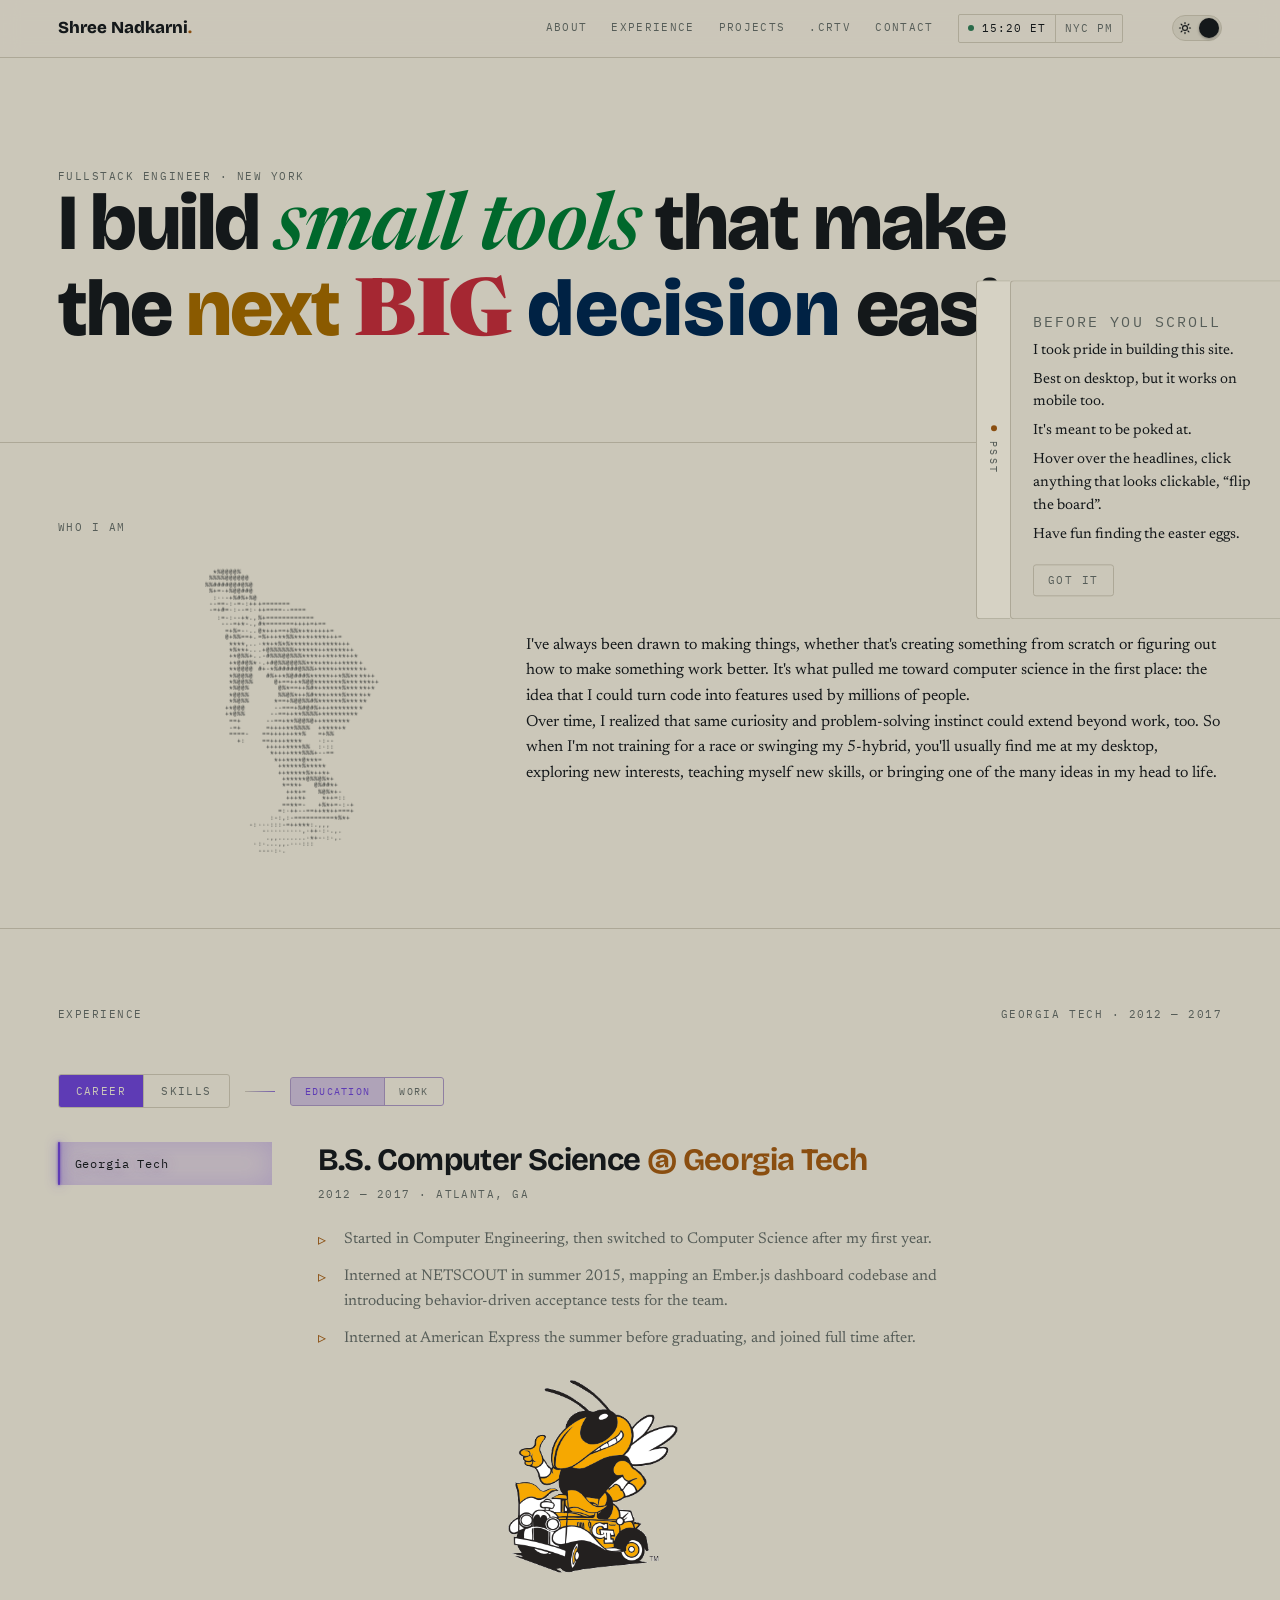
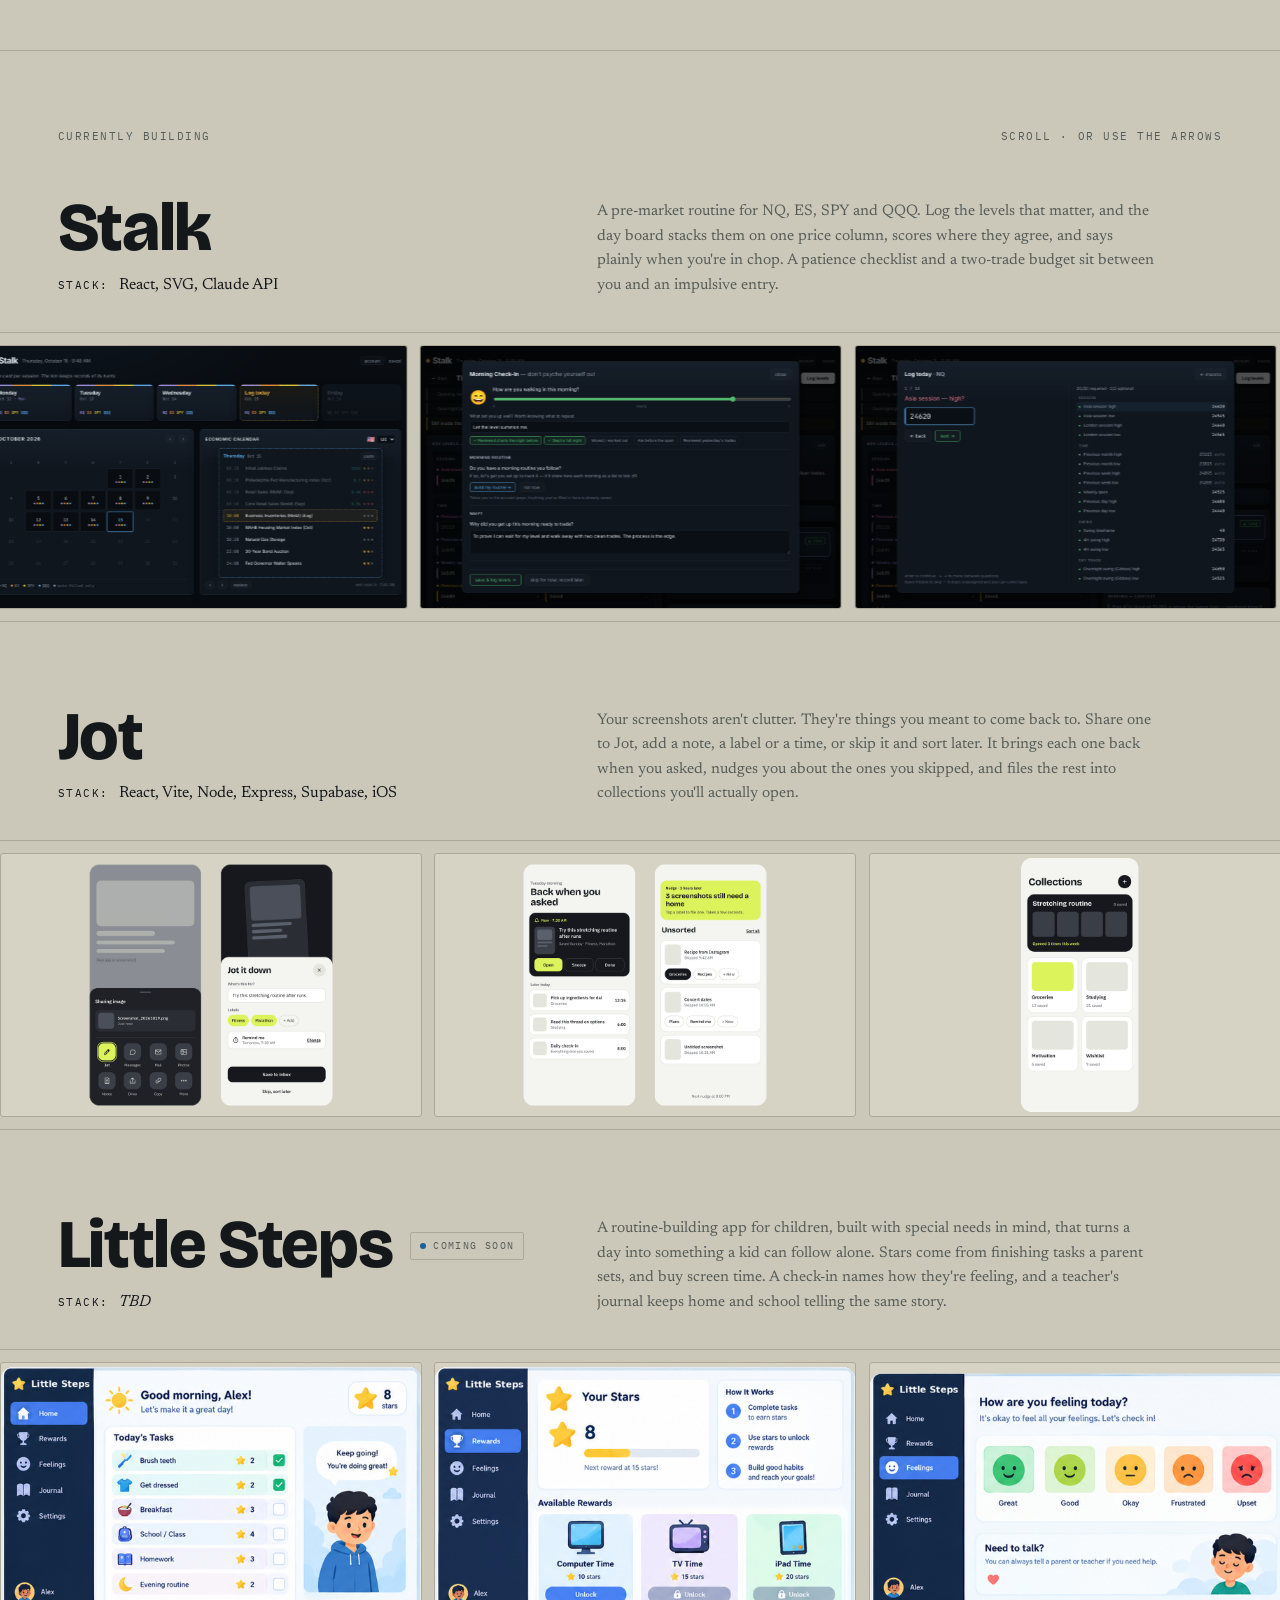
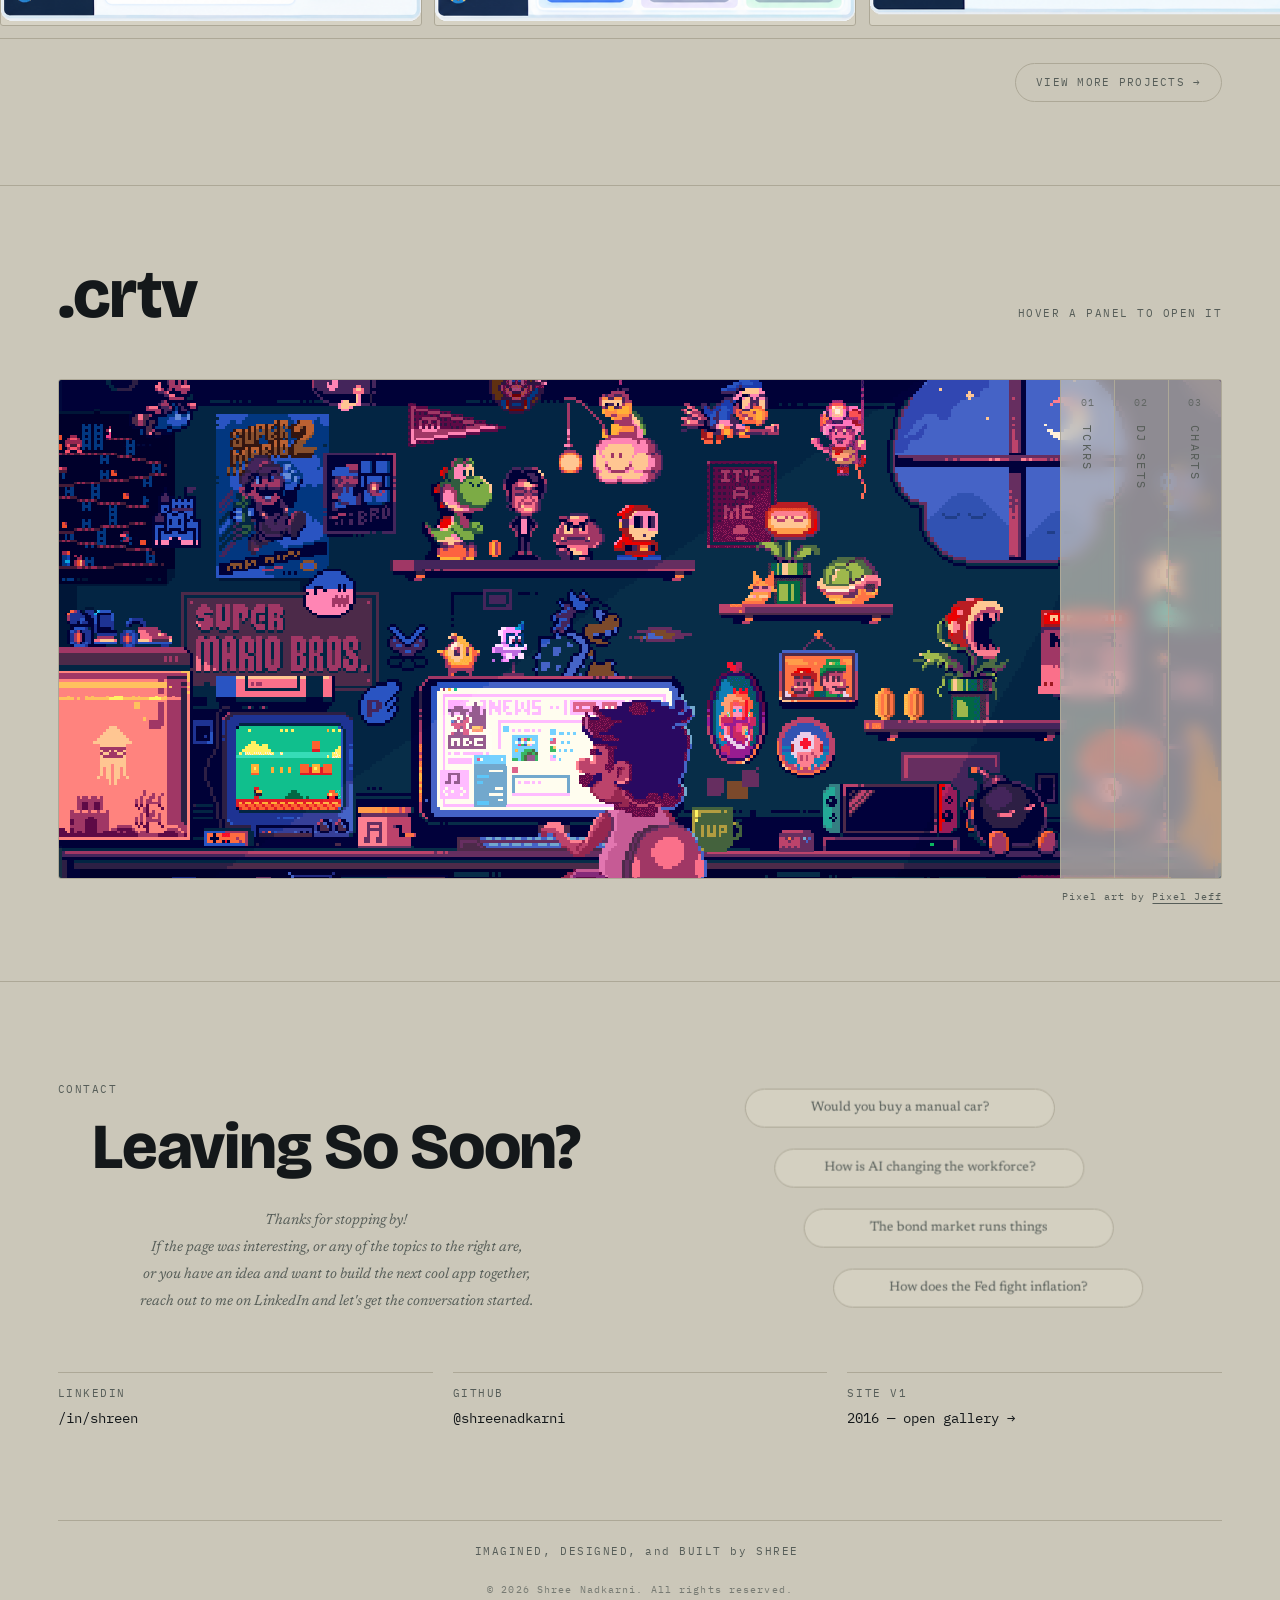
<file: index.html>
<meta charset="utf-8">
<meta name="viewport" content="width=device-width, initial-scale=1">

<script>
/* Theme: follow the device unless the visitor picked one with the nav toggle.
   Runs before the stylesheet so a stored choice never flashes the other theme. */
try{ var t=localStorage.getItem('theme'); if(t==='light'||t==='dark') document.documentElement.setAttribute('data-theme',t); }catch(e){}
</script>
<title>Shree Nadkarni</title>
<meta name="description" content="Fullstack engineer in New York, building small tools that make the next big decision easier. Projects, experience, and a few things worth poking at.">
<link rel="canonical" href="https://shreenadkarni.github.io/">
<link rel="icon" href="data:image/svg+xml,%3Csvg xmlns='http://www.w3.org/2000/svg' viewBox='0 0 32 32'%3E%3Ccircle cx='16' cy='16' r='9' fill='%23E8A33C'/%3E%3C/svg%3E">

<!-- Link previews. Without these a scraper picks whatever large image it finds
     on the page, which meant every shared link led with a Stalk screenshot.
     og:image has to be an absolute URL; most scrapers ignore a relative one. -->
<meta property="og:type" content="website">
<meta property="og:site_name" content="Shree Nadkarni">
<meta property="og:url" content="https://shreenadkarni.github.io/">
<meta property="og:title" content="Shree Nadkarni">
<meta property="og:description" content="Fullstack engineer in New York, building small tools that make the next big decision easier. Projects, experience, and a few things worth poking at.">
<meta property="og:image" content="https://shreenadkarni.github.io/assets/og.png">
<meta property="og:image:width" content="1200">
<meta property="og:image:height" content="630">
<meta property="og:image:alt" content="Shree Nadkarni - I build small tools that make the next BIG decision easier.">
<meta name="twitter:card" content="summary_large_image">
<meta name="twitter:title" content="Shree Nadkarni">
<meta name="twitter:description" content="Fullstack engineer in New York, building small tools that make the next big decision easier. Projects, experience, and a few things worth poking at.">
<meta name="twitter:image" content="https://shreenadkarni.github.io/assets/og.png">
<link rel="preconnect" href="https://fonts.googleapis.com">
<link rel="preconnect" href="https://fonts.gstatic.com" crossorigin>
<link rel="stylesheet" href="https://fonts.googleapis.com/css2?family=Bricolage+Grotesque:opsz,wght@12..96,400;12..96,700;12..96,800&family=IBM+Plex+Mono:wght@400;500&family=Newsreader:ital,opsz,wght@0,6..72,300;0,6..72,400;0,6..72,800;1,6..72,400;1,6..72,600&family=UnifrakturMaguntia&display=swap">

<style>
/* Layout: gutter-bound text blocks punctuated by full-bleed, infinitely cycling tile rails — one rail per project. */
:root{
  --bg:#12171A; --surface:#181F23; --surface-2:#1E262B;
  --fg:#EAE6DB; --fg-dim:#97A09F; --line:#2A3338;
  --accent:#E8A33C; --accent-ink:#12171A; --accent-2:#C2614A;
  --up:#5FAE84; --down:#CC6A52;
  --p-gold:#E8A33C; --p-blue:#5EA8E6; --p-green:#5FBE8E; --p-purple:#A88BF0; --p-red:#F0604A;
  --f-lang:#E8A33C; --f-front:#5EA8E6; --f-back:#5FBE8E; --f-test:#A88BF0; --f-tool:#F0604A; --f-craft:#4FC5C0;
  --celt:#2FA862; --bruin:#FFB81C; --silver:#C2CED8;
  /* New England Patriots, as published: navy, red, white, silver. */
  /* Headline team colours. Red Sox #BD3039 and Patriots #002244 are the published
     values, used as-is in light mode; both are lifted for dark, where the navy sits at
     1.1:1 against the page and would be unreadable at any size. */
  --sox:#E4555E; --patb:#5B9BD8; --gt:#B3A369;

  --display:"Bricolage Grotesque","Helvetica Neue",Arial,sans-serif;
  --body:"Newsreader",Georgia,"Times New Roman",serif;
  --mono:"IBM Plex Mono",ui-monospace,SFMono-Regular,Menlo,monospace;

  --gutter:clamp(18px,4.5vw,64px);
  --maxw:1480px;
  color-scheme:dark;
}
@media (prefers-color-scheme:light){
  :root:not([data-theme="dark"]){
    --bg:#CBC7B9; --surface:#D6D2C4; --surface-2:#BFBBAC;
    --fg:#14181A; --fg-dim:#565D58; --line:#ADA897;
    --accent:#8A4E10; --accent-ink:#F5F2E9; --accent-2:#8E3E2C;
    --up:#2F6B4C; --down:#9B3F2A;
    --p-gold:#8A4E10; --p-blue:#1E5E96; --p-green:#2A6B4A; --p-purple:#5E3BB5; --p-red:#A8301C;
    --f-lang:#8A4E10; --f-front:#1E5E96; --f-back:#2A6B4A; --f-test:#5E3BB5; --f-tool:#A8301C; --f-craft:#16706B;
    --celt:#00682C; --bruin:#8A5A00; --silver:#55687A;
    --sox:#A52732; --patb:#002244; --gt:#7D6E2B;
    color-scheme:light;
  }
}
:root[data-theme="light"]{
  --bg:#CBC7B9; --surface:#D6D2C4; --surface-2:#BFBBAC;
  --fg:#14181A; --fg-dim:#565D58; --line:#ADA897;
  --accent:#8A4E10; --accent-ink:#F5F2E9; --accent-2:#8E3E2C;
  --up:#2F6B4C; --down:#9B3F2A;
  --p-gold:#8A4E10; --p-blue:#1E5E96; --p-green:#2A6B4A; --p-purple:#5E3BB5; --p-red:#A8301C;
  --f-lang:#8A4E10; --f-front:#1E5E96; --f-back:#2A6B4A; --f-test:#5E3BB5; --f-tool:#A8301C; --f-craft:#16706B;
  --celt:#00682C; --bruin:#8A5A00; --silver:#55687A;
  --sox:#A52732; --patb:#002244; --gt:#7D6E2B;
  color-scheme:light;
}

*{box-sizing:border-box}
/* Any author rule that sets `display` outranks the user-agent [hidden] rule, so a
   class like .modal{display:grid} or .mini{display:flex} silently defeats the
   hidden attribute the scripts toggle. This one line keeps `hidden` authoritative. */
[hidden]{display:none !important}
body{
  margin:0; background:var(--bg); color:var(--fg);
  font-family:var(--body); font-size:clamp(16px,1.05vw,18px); line-height:1.6;
  -webkit-font-smoothing:antialiased; overflow-x:hidden;
}
.wrap{max-width:var(--maxw); margin-inline:auto; padding-inline:var(--gutter)}
h1,h2,h3{font-family:var(--display); font-weight:800; margin:0; line-height:.95; text-wrap:balance; letter-spacing:-.02em}
p{margin:0}
a{color:inherit}
.lbl{font-family:var(--mono); font-size:.68rem; letter-spacing:.14em; text-transform:uppercase; color:var(--fg-dim)}
.rule{height:1px; background:var(--line); border:0; margin:0}
/* Visible to screen readers only — used where a glyph stands in for a word. */
.sr{position:absolute; width:1px; height:1px; padding:0; margin:-1px; overflow:hidden; clip-path:inset(50%); white-space:nowrap; border:0}

/* ---------- nav ---------- */
.nav{
  position:sticky; top:env(safe-area-inset-top,0px); z-index:50;
  background:color-mix(in srgb,var(--bg) 88%,transparent);
  backdrop-filter:blur(10px); border-bottom:1px solid var(--line);
}
.nav{--nav-gap:clamp(12px,3vw,24px)}
.nav-in{display:flex; align-items:center; gap:var(--nav-gap); padding-block:14px}
.mark{font-family:var(--display); font-weight:800; font-size:1.05rem; letter-spacing:-.03em; white-space:nowrap}
.mark b{color:var(--accent)}
/* The name is a button for the Sherlock egg, but it keeps the plain cursor and
   no hover state: nothing about it says "click me", which is the joke. */
.mark-btn{appearance:none; background:none; border:0; padding:0; margin:0; font:inherit; color:inherit; cursor:default; border-radius:2px}
.mark-btn:focus-visible{outline:2px solid var(--accent); outline-offset:4px}
.mark-btn.wiggle{animation:markwiggle .5s ease}
@keyframes markwiggle{20%{transform:rotate(-4deg)} 45%{transform:rotate(3deg)} 70%{transform:rotate(-2deg)} 100%{transform:none}}

/* The dock: a card pinned to the bottom of the screen. The skills card already
   docks here on a phone; the Sherlock toast uses it everywhere, and the
   standings card moves into it on a phone so it is never under a thumb or off
   the side. */
.toast{
  position:fixed; left:50%; bottom:max(14px, env(safe-area-inset-bottom)); z-index:70;
  width:min(460px, calc(100% - 20px)); display:flex; align-items:flex-start; gap:12px;
  padding:13px 14px 13px 16px; background:var(--surface); color:var(--fg);
  border:1px solid var(--line); border-left:3px solid var(--accent); border-radius:3px;
  box-shadow:0 18px 40px -16px rgba(0,0,0,.6);
  transform:translate(-50%, calc(100% + 30px)); opacity:0; pointer-events:none;
  transition:transform .42s cubic-bezier(.2,.9,.3,1.15), opacity .2s ease;
}
.toast.on{transform:translate(-50%,0); opacity:1; pointer-events:auto}
.toast-ic{font-size:1.5rem; line-height:1; flex:none; margin-top:1px}
.toast-k{font-family:var(--mono); font-size:.58rem; letter-spacing:.18em; text-transform:uppercase; color:var(--accent)}
.toast-t{font-size:.95rem; line-height:1.45; margin-top:3px}
.toast-x{
  appearance:none; flex:none; margin-left:auto; cursor:pointer; background:none;
  border:1px solid var(--line); border-radius:50%; width:26px; height:26px; color:var(--fg-dim);
  font-family:var(--mono); font-size:.7rem; line-height:1;
}
.toast-x:hover{color:var(--fg); border-color:var(--fg-dim)}
.toast-x:focus-visible{outline:2px solid var(--accent); outline-offset:2px}
@media (prefers-reduced-motion:reduce){ .toast{transition:opacity .2s ease} }
.nav-links{display:flex; gap:var(--nav-gap); margin-left:auto}
.nav-links a{font-family:var(--mono); font-size:.7rem; letter-spacing:.12em; text-transform:uppercase; text-decoration:none; color:var(--fg-dim); transition:color .18s}
.nav-links a:hover{color:var(--fg)}
@media (max-width:750px){ .nav-links{display:none} .session-wrap{margin-left:auto} }
/* 751-860 (an upright iPad among them): the five links, both chip halves and
   the toggle did not fit, and the toggle hung ~100px off the right edge. The
   futures half goes first, as it already does on a phone, and the gaps close up. */
@media (min-width:751px) and (max-width:860px){
  .nav{--nav-gap:10px}
  .nav-links{gap:12px}
  .nav-links a{letter-spacing:.06em}
  .s-mkt{display:none}
}

.session-wrap{position:relative; display:flex; align-items:center; gap:6px; flex:0 0 auto}

/* theme toggle — pill switch. Knob is --fg on a --surface-2 track, so it inverts with the theme:
   dark = light knob left + moon, light = dark knob right + sun. */
.theme-btn{
  appearance:none; position:relative; flex:0 0 auto;
  width:50px; height:26px; padding:0; cursor:pointer; color:var(--fg);
  border:1px solid var(--line); border-radius:999px; background:var(--surface-2);
  transition:background .3s, border-color .2s;
}
.theme-btn:hover{border-color:var(--fg-dim)}
.theme-btn:focus-visible{outline:2px solid var(--accent); outline-offset:2px}
.theme-btn .knob{
  position:absolute; top:2px; left:2px; width:20px; height:20px; border-radius:50%;
  background:var(--fg); box-shadow:0 1px 3px rgba(0,0,0,.35);
  transform:translateX(24px); transition:transform .3s cubic-bezier(.4,.2,.2,1), background .3s;
}
.theme-btn svg{position:absolute; top:50%; width:14px; height:14px; margin-top:-7px; transition:opacity .25s}
.theme-btn .i-sun{left:5px}
.theme-btn .i-moon{right:5px; opacity:0}
:root[data-theme="dark"] .theme-btn .knob{transform:none}
:root[data-theme="dark"] .theme-btn .i-sun{opacity:0}
:root[data-theme="dark"] .theme-btn .i-moon{opacity:1}
@media (prefers-color-scheme:dark){
  :root:not([data-theme="light"]) .theme-btn .knob{transform:none}
  :root:not([data-theme="light"]) .theme-btn .i-sun{opacity:0}
  :root:not([data-theme="light"]) .theme-btn .i-moon{opacity:1}
}
@media (prefers-reduced-motion:reduce){ .theme-btn .knob, .theme-btn svg{transition:none} }

/* The chip reads in ET whoever is looking at it: the dot is about Shree's day,
   and the futures clock runs on New York hours, so neither means anything in
   the viewer's own timezone. */
.session{
  display:flex; align-items:stretch; flex:0 0 auto;
  font-family:var(--mono); font-size:.66rem; letter-spacing:.1em; text-transform:uppercase;
  color:var(--fg-dim); border:1px solid var(--line); border-radius:2px; white-space:nowrap;
  transition:border-color .2s;
}
.session:hover{border-color:var(--fg-dim)}
/* Two halves, because they answer different questions: the left is his day,
   the right is the market's. They share a border so it still reads as one chip. */
.s-half{
  appearance:none; cursor:pointer; text-align:left; background:none; border:0;
  display:flex; align-items:center; gap:8px; padding:5px 9px;
  font:inherit; letter-spacing:inherit; text-transform:inherit; color:inherit;
}
.s-half:focus-visible{outline:2px solid var(--accent); outline-offset:-2px}
.session .pip{width:6px; height:6px; border-radius:50%; background:var(--fg-dim); flex:0 0 auto}
/* Awake, at the desk, asleep. Only the working hours pulse. */
.session[data-state="awake"] .pip{background:var(--p-gold)}
.session[data-state="active"] .pip{background:var(--p-green); box-shadow:0 0 0 0 color-mix(in srgb,var(--p-green) 70%,transparent); animation:pulse 2.4s infinite}
.session[data-state="asleep"] .pip{background:var(--p-purple)}
.session .clock{font-variant-numeric:tabular-nums; color:var(--fg)}
.s-mkt{border-left:1px solid var(--line)}
.session .sesh{color:var(--fg-dim)}
/* Hover or focus the chip for the guess. It is decoration, so on a narrow nav
   the futures leg goes before anything that matters does. */
.session-pop{
  position:absolute; top:calc(100% + 8px); right:0; z-index:40;
  max-width:min(64vw,288px); white-space:normal; text-transform:none;
  font-family:var(--mono); font-size:.63rem; letter-spacing:.04em; line-height:1.45;
  color:var(--fg); background:var(--surface);
  border:1px solid var(--line); border-radius:3px; padding:7px 10px;
  box-shadow:0 14px 34px -14px #000;
}
.pop-row{display:flex; align-items:baseline; justify-content:space-between; gap:14px}
.pop-row + .pop-row{margin-top:5px}
.pop-row b{font-weight:500; color:var(--fg)}
.pop-row i{font-style:normal; color:var(--fg-dim); font-variant-numeric:tabular-nums}
@media (max-width:560px){ .s-mkt{display:none} }
@keyframes pulse{70%{box-shadow:0 0 0 7px transparent}100%{box-shadow:0 0 0 0 transparent}}

/* ---------- easter egg: the tape ---------- */
.egg{
  appearance:none; border:0; background:none; padding:4px; cursor:pointer; line-height:0;
  opacity:0; transform:scale(.8); pointer-events:none; border-radius:3px;
  transition:opacity .2s ease, transform .2s ease;
}
.egg svg{width:11px; height:13px; display:block; fill:var(--accent); transition:fill .2s}
.session-wrap:hover .egg, .egg:focus-visible, .egg[aria-expanded="true"]{opacity:1; transform:none; pointer-events:auto}
/* A touch device fires a hover state on the first tap and the click only on the
   second, so anything revealed by :hover costs an extra tap. Where there is no
   hover, the egg stays invisible but live: a tap on the empty spot beside the
   chip opens the tape in one go, and it only shows once the tape is open. */
@media (hover:none){
  .egg{pointer-events:auto}
}
.egg:hover svg{fill:var(--fg)}
.egg:focus-visible{outline:2px solid var(--accent); outline-offset:1px}

.tape{
  display:flex; align-items:stretch; height:var(--bar-h,52px); min-height:42px;
  border-top:1px solid var(--line); background:var(--surface); overflow:hidden;
}
.tape-label{
  display:flex; align-items:center; flex:0 0 auto; padding-inline:clamp(12px,2.4vw,20px);
  background:var(--accent); color:var(--accent-ink);
  font-family:var(--mono); font-size:.62rem; letter-spacing:.18em; text-transform:uppercase;
}
.tape-win{position:relative; flex:1 1 auto; min-width:0; overflow:hidden; display:flex; align-items:center}
.tape-track{display:flex; white-space:nowrap; animation:tape 40s linear infinite; will-change:transform}
.tape-set{display:flex; flex:0 0 auto}
.tape-item{
  display:inline-flex; align-items:baseline; gap:.5em; flex:0 0 auto;
  padding-inline:clamp(13px,1.9vw,24px);
  font-family:var(--mono); font-size:.72rem; letter-spacing:.05em;
  color:var(--fg-dim); font-variant-numeric:tabular-nums;
}
.tape-item b{color:var(--fg); font-weight:500; letter-spacing:.08em}
.tape-item .up{color:var(--up)}
.tape-item .dn{color:var(--down)}
@keyframes tape{from{transform:translate3d(0,0,0)}to{transform:translate3d(-50%,0,0)}}
@keyframes tape-in{from{opacity:0; transform:translateY(-7px)}to{opacity:1; transform:none}}
.tape.tape-in{animation:tape-in .3s ease}

/* ---------- hero ---------- */
.hero{padding-block:clamp(52px,9vw,110px) clamp(34px,5vw,60px)}
/* Sized to hold the headline to two lines at every width. Measured rather than
   guessed: the largest size that still fits two lines tracks ~6.5vw from 360px all
   the way up, so 6.2vw keeps a margin for font-loading and scrollbar width, and the
   6rem cap is the ceiling the 1480px container imposes anyway. */
.hero h1{font-size:clamp(1.2rem,6.2vw,6rem)}
/* Hover "easier" once and the aside drops in and settles. Absolute, so it never
   touches the headline's two-line measurement; pointer-events off, so it cannot
   steal a click from the GT full stop sitting right beside it. */
.cheese{position:relative}
.cheese-tag{
  position:absolute; top:100%; left:50%; margin-top:.1em;
  transform:translate(-50%,-150%) scale(.9); opacity:0;
  font-family:var(--mono); font-style:normal; font-weight:400;
  font-size:clamp(.7rem,1vw,1.05rem); letter-spacing:.06em; line-height:1;
  color:var(--fg-dim); white-space:nowrap; pointer-events:none;
}
.cheese.on .cheese-tag{animation:cheesedrop .95s cubic-bezier(.3,.85,.4,1) forwards}
/* Overshoot, rebound, settle -- three decreasing bounces. */
@keyframes cheesedrop{
  0%  {opacity:0; transform:translate(-50%,-150%) scale(.9)}
  28% {opacity:1}
  50% {transform:translate(-50%,24%) scale(1.03)}
  66% {transform:translate(-50%,-14%) scale(.99)}
  80% {transform:translate(-50%,9%) scale(1.01)}
  91% {transform:translate(-50%,-4%) scale(1)}
  100%{opacity:1; transform:translate(-50%,0) scale(1)}
}
/* Split-flap board for the hero label. Cells are fixed in number -- eighteen on the
   left, thirteen on the right -- so a shorter phrase leaves blank flaps rather than
   reflowing the line, which is both how a real board behaves and what keeps the
   middle dot from sliding around. Font size is untouched; this is all the same .lbl. */
.flipline{display:flex; align-items:baseline; white-space:pre}
.flap{display:inline-flex; perspective:160px}
.flap i{font-style:normal; display:inline-block; transform-origin:50% 50%; backface-visibility:hidden}
@media (max-width:520px){
  /* Two shorter boards stack rather than overflow the gutter. */
  .flipline{flex-wrap:wrap}
}
/* The headline runs two sports palettes on purpose: a light serif italic in Celtics green for
   "small tools", a heavy block sans in Bruins gold for "next BIG decision". The type contrast
   carries the same small-versus-BIG opposition the words do. Neither is a team wordmark — those
   are custom proprietary lettering; these are the nearest genre match from fonts already loaded. */
/* Four words, four Boston teams. Serif and sans alternate along the line so no two
   neighbours share a genre, which is what stops it reading as a ransom note: Celtics
   serif italic, Bruins block sans, Red Sox heavy serif, Patriots block sans opened up
   on the tracking. Each word is a button; hover or focus drops the standings card. */
.tw{
  appearance:none; background:none; border:0; padding:0; margin:0; cursor:pointer;
  font:inherit; color:inherit; line-height:inherit;
  border-bottom:2px solid transparent; transition:border-color .2s ease;
}
.tw:hover, .tw[aria-expanded="true"]{border-bottom-color:currentColor}
/* Held, not tapped, on a phone: no iOS callout or text selection on a long press. */
.tw{-webkit-touch-callout:none; -webkit-user-select:none; user-select:none}
.tw:focus{outline:none}
.tw:focus-visible{outline:2px solid currentColor; outline-offset:4px; border-radius:2px}
.tw-celt{font-family:var(--body); font-style:italic; font-weight:600; letter-spacing:-.01em; color:var(--celt)}
.tw-bruin{font-family:var(--display); font-weight:800; letter-spacing:-.025em; color:var(--bruin)}
.tw-sox{font-family:var(--body); font-style:normal; font-weight:800; letter-spacing:-.015em; color:var(--sox)}
.tw-pat{font-family:var(--display); font-weight:800; letter-spacing:.015em; color:var(--patb)}
/* The full stop is Georgia Tech. It keeps the headline's own face so it still reads as
   the sentence's period, and takes a sliver of padding cancelled by equal negative
   margin -- a bigger hit target without nudging the glyph off the baseline run. */
.tw-gt{font-family:inherit; font-weight:inherit; color:var(--bruin); padding-inline:.08em; margin-inline:-.08em}
/* Same italic device as the amber phrase, different colour — the two contrasting
   ideas in the line get matching treatment. Green is lifted for the ink ground. */
.hero h1 .celt{font-family:var(--body); font-style:italic; font-weight:600; letter-spacing:-.01em; color:var(--celt)}
/* Standings card. Reserves no height when empty -- the wrapper is zero-height and the
   card is absolutely positioned, so the hero doesn't jump when it appears. */
.standwrap{position:relative; height:0; margin-top:clamp(16px,2vw,26px)}
.standcard{
  position:absolute; top:0; left:0; z-index:5; display:flex; align-items:center; gap:14px;
  padding:12px 16px; border:1px solid var(--line); border-left:3px solid var(--tc,var(--accent));
  border-radius:3px; background:var(--surface); max-width:min(440px,100%);
  box-shadow:0 14px 34px -18px rgba(0,0,0,.5);
  transform:translateY(-8px); opacity:0; pointer-events:none;
  transition:transform .26s cubic-bezier(.2,.8,.3,1), opacity .2s ease;
}
/* pointer-events back on so the cursor can travel from the word onto the card
   without it closing underneath. */
.standcard.on{transform:none; opacity:1; pointer-events:auto}
.stand-mark{
  flex:0 0 auto; width:34px; height:34px; border-radius:50%;
  background:var(--tc,var(--accent)); display:grid; place-items:center;
  font-family:var(--mono); font-size:.6rem; letter-spacing:.04em; color:var(--bg);
  overflow:hidden;
}
.stand-mark img{width:100%; height:100%; object-fit:contain}
.stand-body{min-width:0}
.stand-team{font-family:var(--mono); font-size:.64rem; letter-spacing:.14em; text-transform:uppercase; color:var(--tc,var(--accent))}
.stand-line{font-size:.92rem; color:var(--fg); margin-top:3px}
.stand-asof{margin-left:auto; align-self:flex-start; font-family:var(--mono); font-size:.54rem; letter-spacing:.1em; color:var(--fg-dim); white-space:nowrap}
@media (max-width:620px){ .stand-asof{display:none} }
/* On a phone the card leaves the headline and docks at the bottom of the
   screen, the same spot the skills card uses, so a tap on a team word always
   lands somewhere visible and nothing hangs off the side. */
@media (max-width:620px){
  .standcard{
    position:fixed; top:auto; left:10px; right:10px; bottom:max(10px, env(safe-area-inset-bottom));
    max-width:none; z-index:45; transform:translateY(calc(100% + 24px));
    box-shadow:0 12px 30px -12px rgba(0,0,0,.55);
  }
  .standcard.on{transform:none}
}
.hero-sub{max-width:54ch; margin-top:clamp(20px,2.6vw,30px); color:var(--fg-dim); font-size:1.02em}
.hero-meta{display:flex; flex-wrap:wrap; gap:10px 26px; margin-top:clamp(24px,3vw,36px)}

/* ---------- about ---------- */
.about{padding-block:clamp(40px,6vw,76px); border-top:1px solid var(--line)}
.about-grid{display:grid; grid-template-columns:minmax(0,.9fr) minmax(0,1.5fr); --about-gap:clamp(22px,4vw,72px); gap:var(--about-gap); align-items:center}
.about-grid p + p{margin-top:1em}

/* A glyph portrait on a spinning card. The photo is reduced to a grid of
   monospace characters where density carries brightness, so the figure is made
   of text rather than pixels. A cutout has no back, so rotating past 90 degrees
   would show a mirrored front -- instead the reverse is the same grid rendered
   as one solid glyph, which reads as the painted back of a standee and keeps the
   spin physically coherent. */
.about-side{min-width:0}
/* The figure is centred between the left edge of the label and the left edge
   of the copy -- i.e. across the column PLUS the grid gap, so the wrapper is
   widened by the gap and the portrait centred inside it. A fixed margin can't
   do this: the portrait's own width changes with the viewport. */
.port-wrap{perspective:1100px; margin-top:clamp(20px,3vw,34px);
  width:calc(100% + var(--about-gap)); display:flex; justify-content:center}
/* the left column carries the label above the portrait, so centring on the
   column centres on label+portrait; half the label block brings the copy back
   onto the figure itself. */
.about-grid > .about-side + div{margin-top:clamp(42px,3.7vw,53px)}
.port{position:relative; width:max-content; transform-style:preserve-3d; animation:portspin 20s linear infinite}
.port.paused, .port.paused .port-slab{animation-play-state:paused}
.port-face{
  margin:0; font-family:var(--mono); font-size:clamp(4.3px,.5vw,7.4px);
  line-height:1; white-space:pre; backface-visibility:hidden;
}
/* A zero-thickness plane spun 360deg reads as two 180deg flips: nothing tells
   the eye which way it is turning. These silhouette slabs sit at intervals
   along Z, so as the figure turns they shear apart -- the parallax is the
   depth cue. The two detailed faces cap the stack front and back. */
.port-front{color:var(--fg); transform:translateZ(11px)}
.port-slab{position:absolute; inset:0; transform:translateZ(var(--z));
  color:var(--fg); opacity:0; backface-visibility:visible;
  animation:slabfade 20s linear infinite}
/* Face-on, the slabs stack exactly behind the art and only muddy it, so they
   fade in across the turn and back out -- same clock as the spin, so they
   stay in step. */
@keyframes slabfade{
  0%,50%,100%{opacity:0}
  13%,37%,63%,87%{opacity:.12}
  25%,75%{opacity:.46}
}
/* Mirrored grid. Spinning the element 180deg and viewing it from 180deg
   cancels out, so an as-authored back face shows him facing the SAME way as
   the front -- the turn reads as a repeat in another colour rather than as
   his back coming round. */
.port-back{position:absolute; inset:0; transform:rotateY(180deg) translateZ(11px); color:var(--accent)}
@keyframes portspin{to{transform:rotateY(360deg)}}
@media (prefers-reduced-motion:reduce){ .port{animation:none} .port-slab{animation:none; opacity:0} }

/* The About paragraph is rasterised to a canvas and displaced by a water-ripple
   height field as the pointer moves over it. The real <p> stays in the DOM at
   opacity 0, so it keeps its layout box (which sizes the canvas), stays in the
   accessibility tree, and is what every reader gets if the canvas never starts.
   Narrow screens and prefers-reduced-motion keep the plain text. */
.rip{position:relative}
.rip-cv{display:none}
.rip.on .rip-cv{display:block; position:absolute; inset:0; width:100%; height:100%; touch-action:pan-y}
.rip.on .rip-copy{opacity:0}
@media (max-width:860px){ .about-grid{grid-template-columns:1fr} .about-grid > .about-side + div{margin-top:0}
  .port-wrap{width:100%; justify-content:center; margin-left:0} }

/* ---------- work ---------- */
.work{padding-block:clamp(44px,6vw,80px) 0; border-top:1px solid var(--line)}
.sec-head{display:flex; align-items:baseline; justify-content:space-between; gap:20px; margin-bottom:clamp(28px,4vw,52px)}
.proj{padding-block:0 clamp(44px,6.5vw,96px)}
.proj-head{display:grid; grid-template-columns:minmax(0,1fr) minmax(0,1.25fr); gap:clamp(16px,3vw,64px); align-items:end; padding-bottom:clamp(20px,2.6vw,34px)}
.proj-name{font-size:clamp(2.1rem,5.6vw,4.25rem); transition:color .26s ease}
/* Each project carries its own signal colour; hovering anywhere in the row lights the name. */
.proj.p-gold{--p:var(--p-gold)}
.proj.p-blue{--p:var(--p-blue)}
.proj.p-green{--p:var(--p-green)}
.proj.p-red{--p:var(--p-red)}
/* The .crtv heading borrows the project-name treatment so the section reads as a peer
   of Stalk / Jot / TCKRs -- including the light-on-hover, which means it
   sits at default ink until the section is hot, exactly like they do. */
.lab{--p:var(--p-red)}
.lab.is-hot .crtv-h{color:var(--p)}
.lab:focus-within .crtv-h{color:var(--p)}
/* .is-hot is set by script, not :hover — browsers don't re-evaluate :hover while the
   page scrolls under a still cursor, which left the title un-lit until the mouse moved. */
.proj.is-hot .proj-name{color:var(--p)}
.proj:focus-within .proj-name{color:var(--p)}
/* Same chip language as the market-session pill in the nav, but tinted with the
   project's own signal colour and reusing its pulse keyframe. */
.proj-title{display:flex; align-items:center; gap:clamp(10px,1.4vw,20px); flex-wrap:wrap}
.proj-wip{
  display:inline-flex; align-items:center; gap:7px; flex:0 0 auto;
  font-family:var(--mono); font-size:.62rem; letter-spacing:.14em; text-transform:uppercase;
  color:var(--fg-dim); border:1px solid var(--line); border-radius:2px;
  padding:5px 9px; white-space:nowrap; transition:color .26s ease, border-color .26s ease;
}
.proj-wip .pip{
  width:6px; height:6px; border-radius:50%; flex:0 0 auto;
  background:var(--p,var(--accent));
  box-shadow:0 0 0 0 color-mix(in srgb,var(--p,var(--accent)) 70%,transparent);
  animation:pulse 2.4s infinite;
}
.proj.is-hot .proj-wip, .proj:focus-within .proj-wip{
  color:var(--fg); border-color:color-mix(in srgb,var(--p) 50%,var(--line));
}
.proj-stack{margin-top:12px; display:flex; flex-wrap:wrap; gap:6px 10px; align-items:baseline}
.proj-stack .lbl{color:var(--fg)}
/* Same unfinished-copy treatment the notes use, so a placeholder can never be
   mistaken for a real claim about what a project is built with. */
.proj-stack b{color:var(--fg); font-weight:400; font-style:italic}

.proj-note{color:var(--fg-dim); max-width:62ch; font-size:.96em}
.proj-note b{color:var(--fg); font-weight:400; font-style:italic}
@media (max-width:860px){ .proj-head{grid-template-columns:1fr; align-items:start} }

/* ---------- the rail ---------- */
.rail{
  position:relative; overflow:hidden; touch-action:pan-y; cursor:grab;
  user-select:none; -webkit-user-select:none;
  border-top:1px solid var(--line); border-bottom:1px solid var(--line);
  padding-block:12px;
}
.rail.dragging{cursor:grabbing}
.rail:focus-visible{outline:2px solid var(--accent); outline-offset:-2px}
.track{display:flex; gap:12px; will-change:transform}
.tile{
  flex:0 0 auto; margin:0; width:clamp(250px,33vw,520px); aspect-ratio:16/10; max-width:100%;
  background:var(--surface); border:1px solid var(--line); border-radius:3px;
  overflow:hidden; container-type:inline-size;
}
.tile img{width:100%; height:100%; object-fit:cover; display:block}
/* The tile is the button now, so it carries no chrome of its own: the figure
   already draws the frame. cover crops these to a 16:10 band, which is exactly
   why opening one full-size is worth doing. */
.tile-pop{
  appearance:none; border:0; background:none; padding:0; margin:0; font:inherit; color:inherit;
  display:block; width:100%; height:100%; cursor:zoom-in;
}
.tile-pop:focus-visible{outline:2px solid var(--p-purple); outline-offset:-3px}
/* The expand cue sits on the frame rather than the image, so it reads on a dark
   screenshot and a light one alike. */
.tile{position:relative}
.tile::after{
  content:"\2922"; position:absolute; top:8px; right:8px; z-index:2;
  width:24px; height:24px; display:grid; place-items:center; pointer-events:none;
  font-size:.82rem; line-height:1; color:var(--fg);
  background:color-mix(in srgb,var(--bg) 72%,transparent);
  border:1px solid var(--line); border-radius:50%;
  opacity:0; transition:opacity .22s ease;
}
.tile:hover::after, .tile:focus-within::after{opacity:1}
@media (hover:none){ .tile::after{opacity:.72} }
/* Little Steps is a light-UI product on a dark page: every other screenshot
   here is a dark app. Knocking it back stops it glowing against the ink, and
   hovering the tile returns it to true colour so nothing is hidden. */
.shot-light img{transition:filter .35s ease}
@media (prefers-color-scheme:dark){
  :root:not([data-theme="light"]) .shot-light img{filter:brightness(.78) saturate(.88) contrast(1.02)}
}
:root[data-theme="dark"] .shot-light img{filter:brightness(.78) saturate(.88) contrast(1.02)}
@media (prefers-color-scheme:dark){
  :root:not([data-theme="light"]) .shot-light:hover img,
  :root:not([data-theme="light"]) .shot-light:focus-within img{filter:none}
}
:root[data-theme="dark"] .shot-light:hover img,
:root[data-theme="dark"] .shot-light:focus-within img{filter:none}
@media (max-width:680px){ .tile{width:76vw} }

.arw{
  position:absolute; top:50%; translate:0 -50%; z-index:3;
  width:clamp(34px,3.4vw,46px); aspect-ratio:1; display:grid; place-items:center;
  background:color-mix(in srgb,var(--bg) 78%,transparent); color:var(--fg);
  border:1px solid var(--line); border-radius:50%; cursor:pointer;
  font-family:var(--mono); font-size:.95rem; line-height:1;
  opacity:0; transition:opacity .22s, background .22s; backdrop-filter:blur(6px);
}
.rail:hover .arw,.rail:focus-within .arw{opacity:1}
.arw:hover{background:var(--accent); color:var(--accent-ink); border-color:var(--accent)}
.arw:focus-visible{opacity:1; outline:2px solid var(--accent); outline-offset:2px}
.arw.prev{left:clamp(10px,1.6vw,22px)}
.arw.next{right:clamp(10px,1.6vw,22px)}
@media (hover:none){ .arw{opacity:1} }

/* ---------- tile mock UI (replace each .mock with <img src="shot.png" alt="">) ---------- */
.mock{height:100%; display:flex; flex-direction:column; font-family:var(--mono); font-size:clamp(7.5px,3.1cqi,13px); line-height:1.45; color:var(--fg-dim)}
.m-top{display:flex; align-items:center; gap:.7em; padding:.95em 1.1em; border-bottom:1px solid var(--line); flex:0 0 auto}
.m-top .dot{width:.5em; height:.5em; border-radius:50%; background:var(--accent); flex:0 0 auto}
.m-title{color:var(--fg); letter-spacing:.04em; text-transform:uppercase; font-size:.92em; min-width:0; overflow:hidden; text-overflow:ellipsis; white-space:nowrap}
.m-top .r{margin-left:auto; font-variant-numeric:tabular-nums; flex:0 0 auto}
.m-body{flex:1 1 auto; min-height:0; padding:1.1em; display:flex; flex-direction:column; gap:.75em; overflow:hidden}

.chk{list-style:none; margin:0; padding:0; display:flex; flex-direction:column; gap:.72em}
.chk li{display:flex; align-items:center; gap:.7em}
.chk li::before{content:""; width:.95em; height:.95em; border:1px solid var(--line); border-radius:1px; flex:0 0 auto}
.chk li.on{color:var(--fg)}
.chk li.on::before{background:var(--accent); border-color:var(--accent)}
.chk li.on span{text-decoration:line-through; text-decoration-color:var(--fg-dim)}

.evt{display:flex; gap:.8em; align-items:center; padding:.62em .75em; background:var(--surface-2); border-left:2px solid var(--line); border-radius:1px}
.evt .t{color:var(--fg); font-variant-numeric:tabular-nums; flex:0 0 auto}
.evt .n{min-width:0; overflow:hidden; text-overflow:ellipsis; white-space:nowrap}
.evt .imp{margin-left:auto; font-size:.86em; letter-spacing:.08em; padding:.15em .5em; border-radius:1px; flex:0 0 auto}
.evt.hi{border-left-color:var(--accent-2)} .evt.hi .imp{background:var(--accent-2); color:#fff}
.evt.md .imp{background:var(--surface); color:var(--fg-dim); border:1px solid var(--line)}

.tbl{width:100%; border-collapse:collapse; font-variant-numeric:tabular-nums}
.tbl td{padding:.5em 0; border-bottom:1px solid var(--line)}
.tbl tr:last-child td{border-bottom:0}
.tbl .sym{color:var(--fg); letter-spacing:.04em}
.tbl .num{text-align:right}
.tbl .up{color:var(--up)} .tbl .dn{color:var(--down)}
.spark{width:4.5em; height:1.3em; display:block}
.spark polyline{fill:none; stroke:currentColor; stroke-width:1.3; vector-effect:non-scaling-stroke}

.candles{display:flex; align-items:flex-end; gap:.28em; flex:1 1 auto; min-height:0}
.candles i{flex:1 1 0; display:block; background:var(--up); border-radius:.5px; height:calc(var(--h)*1%); margin-bottom:calc(var(--b,0)*1%)}
.candles i.d{background:var(--down)}

.kpi{display:flex; gap:.6em}
.kpi div{flex:1 1 0; min-width:0; background:var(--surface-2); border-radius:1px; padding:.6em .7em}
.kpi b{display:block; color:var(--fg); font-weight:500; font-size:1.5em; letter-spacing:-.02em; line-height:1.1}
.kpi span{font-size:.86em}

.pill{display:inline-flex; align-items:center; gap:.4em; padding:.25em .6em; border-radius:1px; font-size:.88em; letter-spacing:.07em; text-transform:uppercase}
.pill.long{background:var(--up); color:var(--bg)}
.pill.flat{border:1px solid var(--line); color:var(--fg-dim)}
.pill.amber{background:var(--accent); color:var(--accent-ink)}

.grid4{display:grid; grid-template-columns:1fr 1fr; gap:.6em; flex:1 1 auto; min-height:0}
.grid4 div{background:var(--surface-2); border-radius:1px; padding:.6em; display:flex; flex-direction:column; justify-content:space-between; min-width:0}
.grid4 b{color:var(--fg); font-weight:500; letter-spacing:.04em}

.streak{display:flex; gap:.3em; flex-wrap:wrap}
.streak i{width:1.15em; height:1.15em; border-radius:1px; background:var(--surface-2); display:block}
.streak i.f{background:var(--accent)} .streak i.h{background:color-mix(in srgb,var(--accent) 45%,var(--surface-2))}

.note{background:var(--surface-2); border-left:2px solid var(--accent); padding:.7em .8em; border-radius:1px; color:var(--fg)}

/* ---------- WIP ---------- */
.lab{padding-block:clamp(44px,6vw,80px); border-top:1px solid var(--line)}
/* Horizontal accordion: collapsed panels are spines, one opens at a time.
   Only flex-grow animates — a number, so it tweens; flex-basis stays the spine width. */
/* In Progress: the GIF is the stage. Three spines sit pinned to its right edge and
   their panels unfurl leftward across the art via an animated clip-path — no width
   animation, so the content never squishes or reflows while it opens. */
.lab-stage{
  position:relative; overflow:hidden; margin-top:clamp(26px,3.4vw,44px);
  border:1px solid var(--line); border-radius:3px;
  min-height:clamp(400px,44vw,500px); background:var(--surface-2);
}
.lab-bg{position:absolute; inset:0; width:100%; height:100%; object-fit:cover; display:block; image-rendering:pixelated}
/* Easter egg: the little arcade screen inside the pixel art. Its box is measured
   from the image's own rendered rect in JS, because object-fit:cover crops the art
   by an amount that depends on the stage's aspect ratio -- a percentage box would
   drift off the target as the viewport changes. Invisible until hovered. */
.pixegg{
  position:absolute; z-index:1; appearance:none; padding:0; cursor:pointer;
  background:none; border:2px solid transparent; border-radius:2px;
  transition:border-color .2s ease, box-shadow .3s ease;
}
.pixegg:hover{
  border-color:color-mix(in srgb,var(--accent) 80%,transparent);
  box-shadow:0 0 22px -4px color-mix(in srgb,var(--accent) 65%,transparent);
}
.pixegg:focus-visible{outline:2px solid var(--accent); outline-offset:3px}
.pixegg-cue{
  position:absolute; left:50%; bottom:calc(100% + 7px); transform:translateX(-50%);
  font-family:var(--mono); font-size:.56rem; letter-spacing:.14em; text-transform:uppercase;
  color:var(--accent-ink); background:var(--accent); padding:3px 7px; border-radius:2px;
  white-space:nowrap; opacity:0; transition:opacity .2s ease; pointer-events:none;
}
.pixegg:hover .pixegg-cue, .pixegg:focus-visible .pixegg-cue{opacity:1}
/* The panel container must not swallow clicks while every panel is closed --
   an open .acc-body re-enables them for itself and still wins over the egg. */
.acc-panels{pointer-events:none}
.three19{
  margin-top:clamp(18px,2.6vw,26px); text-align:center;
  font-family:var(--mono); font-size:.62rem; letter-spacing:.22em;
  text-transform:lowercase; color:var(--fg-dim);
}
/* Announced, not shown. */
.sr-only{position:absolute; width:1px; height:1px; padding:0; margin:-1px; overflow:hidden; clip:rect(0 0 0 0); white-space:nowrap; border:0}
.acc{position:absolute; inset:0; --spine:clamp(48px,4.2vw,60px); --spines:3}
/* The fourth panel is not on the rail until the cloud in the pixel art is
   found. Both its spine and its body stay in the DOM, because the rail pairs
   spines to panels by index and dropping either would misalign the other
   three. The rail's own width follows a count rather than a hardcoded 4, so
   the panels stretch to meet it while there are only three. */
.acc.unlocked{--spines:4}
.acc-spine.locked, .acc-body.locked{display:none}
.acc-spine.found{animation:eggin .5s cubic-bezier(.22,.61,.36,1) both}
@keyframes eggin{from{opacity:0; transform:translateX(26px)} to{opacity:1; transform:none}}

.acc-rail{position:absolute; top:0; bottom:0; right:0; display:flex; z-index:2}
.acc-spine{
  position:relative;
  appearance:none; border:0; border-left:1px solid var(--line); cursor:pointer;
  width:var(--spine); color:var(--fg-dim);
  display:flex; flex-direction:column; align-items:center; gap:16px; padding:16px 0;
  background:color-mix(in srgb,var(--bg) 70%,transparent);
  -webkit-backdrop-filter:blur(8px); backdrop-filter:blur(8px);
  transition:color .25s, background .25s;
}
.acc-spine:hover{color:var(--fg); background:color-mix(in srgb,var(--p-purple) 26%,var(--bg))}
.acc-spine[aria-expanded="true"]{color:var(--p-purple); background:color-mix(in srgb,var(--bg) 88%,transparent)}
.acc-spine:focus-visible{outline:2px solid var(--p-purple); outline-offset:-3px}
/* Hover-open and click-pinned looked identical, so a click read as doing nothing.
   Pinned gets a solid edge and a filled number: a state you chose, not one the
   cursor is holding open. */
.acc-spine.pinned{color:var(--p-purple); background:color-mix(in srgb,var(--p-purple) 12%,var(--bg))}
.acc-spine.pinned::after{
  content:""; position:absolute; left:0; top:0; bottom:0; width:2px;
  background:var(--p-purple);
}
.acc-spine.pinned .acc-n{
  opacity:1; color:var(--bg); background:var(--p-purple);
  border-radius:2px; padding:3px 4px; margin:-3px -4px;
}
.acc-n{font-family:var(--mono); font-size:.64rem; letter-spacing:.1em; opacity:.8}
.acc-vt{
  writing-mode:vertical-rl; font-family:var(--mono); font-size:.72rem;
  letter-spacing:.2em; text-transform:uppercase; white-space:nowrap;
}

.acc-panels{position:absolute; top:0; bottom:0; left:0; right:calc(var(--spine) * var(--spines)); z-index:1; overflow:hidden}
/* Slides on transform + opacity, which the compositor can run on the GPU. The previous
   version animated clip-path through a backdrop-filter, and that blur had to be
   recomputed on every frame of the GIF underneath it — the source of the stutter.
   z-index keeps the opening panel above the closing one so a switch never cross-mixes. */
.acc-body{
  position:absolute; inset:0; overflow:hidden; z-index:1;
  background:color-mix(in srgb,var(--bg) 94%,transparent);
  border-right:1px solid color-mix(in srgb,var(--p-purple) 45%,var(--line));
  transform:translateX(100%); opacity:0; pointer-events:none;
  transition:transform .44s cubic-bezier(.65,.05,.36,1), opacity .22s ease;
  will-change:transform;
}
.acc-body.on{transform:none; opacity:1; pointer-events:auto; z-index:2}
/* Parked panel: the content stays in place so the panel keeps its shape and
   can be switched back on by deleting one class, but it is blurred, dimmed,
   inert and hidden from screen readers so nothing here reads as a claim. */
.acc-body.wip .acc-in{
  filter:blur(7px); opacity:.5; pointer-events:none; user-select:none;
}
.acc-wip{
  position:absolute; inset:0; z-index:3; margin:0;
  display:grid; place-items:center; text-align:center;
  font-family:var(--mono); font-size:clamp(.68rem,1.1vw,.86rem);
  letter-spacing:.24em; text-transform:uppercase; color:var(--fg-dim);
  pointer-events:none;
}
.acc-in{
  height:100%; padding:clamp(18px,2.4vw,34px); overflow:auto;
  display:grid; grid-template-columns:minmax(0,1.15fr) minmax(0,1fr);
  gap:clamp(18px,2.6vw,36px); align-items:center;
}
.acc-meta{display:flex; flex-wrap:wrap; align-items:center; gap:8px 14px; margin-bottom:14px}
.acc-h{font-family:var(--display); font-weight:800; font-size:clamp(1.5rem,2.8vw,2.3rem); letter-spacing:-.03em; line-height:1.05}
.acc-d{color:var(--fg-dim); margin-top:12px; font-size:.95em; max-width:46ch}
.acc-feats{
  list-style:none; margin:clamp(14px,2vw,20px) 0 0; padding:0;
  display:grid; grid-template-columns:repeat(2,minmax(0,1fr)); gap:8px 18px;
}
.acc-feats li{position:relative; padding-left:1.3em; font-family:var(--mono); font-size:.68rem; color:var(--fg-dim); line-height:1.5}
.acc-feats li::before{content:"\25B8"; position:absolute; left:0; color:var(--p-purple)}
/* Brand marks for the tools a panel was made with. Nearly all of these ship as
   black artwork -- CapCut, the ElevenLabs wordmark, FL Studio's line art, and the
   dark halves of Higgsfield and VirtualDJ -- so on an ink panel they vanish. Each
   mark sits on its own light disc, which is how a logo that needs a light
   background is meant to be shown, and it renders identically in both themes. */
.acc-tools{display:flex; flex-wrap:wrap; align-items:center; gap:8px; margin-top:clamp(14px,2vw,20px)}
.acc-tools .tool{
  display:inline-flex; align-items:center; gap:.6em; flex:0 0 auto;
  border:1px solid var(--line); border-radius:999px; padding:4px 12px 4px 4px;
  font-family:var(--mono); font-size:.62rem; letter-spacing:.08em; color:var(--fg-dim);
}
.acc-tools .tool i{
  display:grid; place-items:center; width:23px; height:23px; flex:none;
  border-radius:50%; background:#f6f5f2;
}
.acc-tools .tool i img{width:15px; height:15px; object-fit:contain; display:block}
/* The ElevenLabs mark is two bars that run the full height of their viewBox,
   drawn to sit inline at 1em with no built-in margin. Every other file in this
   row carries its own padding, so at a shared 15px this one read noticeably
   bigger. It is set by its ink instead, which lands it on the same optical
   size as the rest. */
.acc-tools .tool i img.bars{height:11px; width:auto}
/* A second row set by hand rather than left to wrap: ElevenLabs and YouTube
   belong on a line of their own. Making the pair a second .acc-tools holds the
   break at every width, and its top margin matches the 8px gap between chips
   rather than the full block margin the first row carries. */
.acc-tools + .acc-tools{margin-top:8px}
.acc-chips{display:flex; flex-wrap:wrap; gap:7px; margin-top:clamp(14px,2vw,20px)}
.acc-chips span{
  display:inline-flex; align-items:center; gap:.5em;
  font-family:var(--mono); font-size:.62rem; letter-spacing:.08em;
  border:1px solid var(--line); border-radius:999px; padding:4px 10px; color:var(--fg-dim);
}
.acc-chips span::before{content:""; width:5px; height:5px; border-radius:50%; background:var(--p-purple)}
/* The SoundCloud file is a finished tile -- orange ground, white artwork, its
   own rounded corners -- so it needs no plate behind it, unlike the line-art
   marks in the tools row above. It stands in for the generic dot rather than
   sitting next to one, and at 14px it fits inside the chip's existing line box,
   so the pill keeps its height. */
.acc-chips span.has-logo::before{display:none}
.acc-chips span.has-logo img{width:14px; height:14px; display:block; flex:none}
.acc-cta{
  display:inline-flex; align-items:center; gap:.6em; margin-top:clamp(16px,2.2vw,24px);
  text-decoration:none; border-radius:999px; padding:9px 18px;
  background:var(--p-purple); color:var(--bg); border:1px solid var(--p-purple);
  font-family:var(--mono); font-size:.66rem; letter-spacing:.12em; text-transform:uppercase;
  transition:filter .2s;
}
.acc-cta:hover{filter:brightness(1.12)}
.acc-cta:focus-visible{outline:2px solid var(--fg); outline-offset:2px}
.acc-prev{
  border:1px solid var(--line); border-radius:3px; background:var(--surface);
  padding:clamp(12px,1.6vw,18px); min-width:0; align-self:stretch;
  display:flex; flex-direction:column; gap:10px; justify-content:center;
  font-family:var(--mono); font-size:.64rem; color:var(--fg-dim);
}
.acc-prev .candles{min-height:90px}
.acc-prev .dj-head{padding:0 0 .8em; border-bottom:1px solid var(--line)}
.thought{width:100%; max-width:150px; height:auto; margin-inline:auto; color:var(--p-purple); display:block}
/* This panel is a page of prose, not a two-column card: it runs full width and
   the mark rides in the heading lockup rather than owning a column. The measure
   is capped in ch so the lines stay readable without reserving an empty gutter. */
#ab-1 .acc-in{grid-template-columns:1fr; align-items:start}
#ab-1 .acc-d{max-width:82ch; font-size:.86em; line-height:1.62}
/* 7px, not 10: with four paragraphs instead of three this is what keeps the
   last line inside the panel at 800px, the tightest width the stage gets. */
#ab-1 .acc-d + .acc-d{margin-top:7px}
#ab-1 .acc-feats{grid-template-columns:1fr; gap:7px}
/* The mark sits in the heading lockup, just right of the wordmark, so it drops
   the plate the other panels' previews wear: a bordered box beside a title
   reads as a widget, not a logo. */
.st-prev{
  flex:0 0 auto; display:block; align-self:center;
  width:clamp(76px,8.4vw,118px); min-width:0; min-height:0;
  padding:0; border:0; background:none;
}
/* Title above, status beneath it; the mark is their sibling, not part of the stack. */
.acc-hgroup{display:flex; flex-direction:column; align-items:flex-start; gap:9px; min-width:0}
/* place-items:center stops a grid item stretching, which left the SVG's
   width:100% with nothing to resolve against and collapsed the plate to a
   28px strip. Plain blocks, sized by the box. */
.st-mark{display:block}
#ab-1 .thought, #ab-1 .st-logo{width:100%; max-width:none; height:auto; display:block; margin:0}
/* He stands in for the word in the sentence, so he has to sit on the baseline
   without disturbing the line box. The swivel is gated to real hover hardware:
   on a touch screen hover either never fires or sticks after a tap. The quack
   needs a click either way, since browsers will not start audio without one. */
.duck{
  appearance:none; background:none; border:0; padding:0; margin:0;
  cursor:pointer; font:inherit; font-size:1.1em; line-height:1;
  display:inline-block; transform-origin:50% 80%; vertical-align:-.12em;
}
@media (hover:hover) and (pointer:fine){
  .duck:hover{animation:duckswivel .5s ease-in-out infinite}
}
.duck:focus-visible{
  animation:duckswivel .5s ease-in-out infinite;
  outline:2px solid var(--p-purple); outline-offset:2px; border-radius:3px;
}
@keyframes duckswivel{0%,100%{transform:rotate(-17deg)} 50%{transform:rotate(17deg)}}
.st-logo{width:100%; max-width:150px; height:auto; display:block; margin-inline:auto}

/* Status tag beside a panel heading, same language as the project chips. */
.acc-htop{display:flex; align-items:center; gap:clamp(13px,1.9vw,24px); flex-wrap:wrap}
.acc-tag{
  display:inline-flex; align-items:center; gap:4px; flex:0 0 auto;
  font-family:var(--mono); font-size:.44rem; letter-spacing:.1em; text-transform:uppercase;
  line-height:1;
  color:var(--fg-dim); border:1px solid var(--line); border-radius:2px; padding:2px 4px;
}
.acc-tag .pip{
  width:4px; height:4px; border-radius:50%; flex:none; background:var(--p-purple);
  box-shadow:0 0 0 0 color-mix(in srgb,var(--p-purple) 70%,transparent);
  animation:pulse 2.4s infinite;
}


/* ---------- Hidden Panel Found: the cloud's prize, a 2x2 of doors ----------
   The panel keeps the rail's language (purple, hairlines, mono labels); each
   tile is a door into its own modal. The fourth is a reserved slot, drawn as
   an empty dashed frame so it reads as "space left on purpose". */
#ab-1 .acc-in{grid-template-columns:1fr; grid-template-rows:auto minmax(0,1fr); align-items:stretch; gap:clamp(12px,1.6vw,18px)}
.hp-head{display:flex; align-items:baseline; justify-content:space-between; gap:14px; flex-wrap:wrap}
.hp-head .acc-meta{margin:0}
.hp-grid{display:grid; grid-template-columns:repeat(2,minmax(0,1fr)); grid-auto-rows:minmax(0,1fr); gap:clamp(8px,1.1vw,12px); min-height:0}
.hp-tile{
  appearance:none; cursor:pointer; min-width:0; min-height:96px; position:relative;
  display:flex; flex-direction:column; align-items:center; justify-content:center; gap:8px;
  padding:14px; border:1px solid var(--line); border-radius:3px; color:var(--fg);
  background:color-mix(in srgb,var(--surface) 70%,transparent); font:inherit;
  transition:border-color .2s, background .2s, transform .18s ease;
}
.hp-tile:hover{border-color:color-mix(in srgb,var(--p-purple) 70%,var(--line)); background:color-mix(in srgb,var(--p-purple) 10%,var(--surface)); transform:translateY(-2px)}
.hp-tile:focus-visible{outline:2px solid var(--p-purple); outline-offset:2px}
.hp-mark{display:block; width:auto; height:clamp(30px,3.4vw,44px); color:var(--p-purple)}
.hp-t{font-family:var(--display); font-weight:800; font-size:clamp(1rem,1.5vw,1.3rem); letter-spacing:-.02em; line-height:1}
.hp-s{font-family:var(--mono); font-size:.56rem; letter-spacing:.16em; text-transform:uppercase; color:var(--fg-dim)}
.hp-3c .hp-t{letter-spacing:.14em}
.hp-empty{
  display:grid; place-items:center; min-height:96px; border:1.5px dashed var(--line); border-radius:3px;
  color:var(--fg-dim); font-family:var(--mono); font-size:1.6rem; font-weight:300; line-height:1; opacity:.8;
}
@media (max-width:760px){ .hp-tile, .hp-empty{min-height:120px} }

/* ---------- Second Thought: a page from a journal ----------
   Ruled paper whatever the site theme, because it is an object on the desk,
   not a surface of the page. Lines are 28px and so is the type's line-height,
   so the writing sits on them; paragraphs indent instead of spacing, which is
   how a hand-written page breaks and what keeps every line on a rule. */
.modal-box.journal{
  /* Aged paper, not printer paper: the first pass at #F3EBD7 glared against
     the dark page and made the body copy harder to hold. */
  --paper:#DDD2BA; --rule:#B4BDC4; --ink:#26211B; --margin:#C2766C;
  width:min(700px,100%); position:relative; padding:28px clamp(22px,4vw,44px) 28px clamp(48px,7vw,74px);
  background:
    linear-gradient(90deg, transparent calc(clamp(48px,7vw,74px) - 14px), var(--margin) calc(clamp(48px,7vw,74px) - 14px) calc(clamp(48px,7vw,74px) - 13px), transparent 0),
    repeating-linear-gradient(transparent 0 27px, var(--rule) 27px 28px),
    var(--paper);
  background-attachment:local;
  color:var(--ink); border:0; border-radius:2px 6px 6px 2px;
  box-shadow:0 30px 80px -30px #000, inset 6px 0 10px -8px rgba(0,0,0,.35);
}
.journal .modal-top{margin-bottom:0; height:56px; align-items:center}
.journal .modal-x{color:#6B6253; border-color:#BDB29A; background:transparent}
.journal .modal-x:hover{color:var(--ink); border-color:var(--ink)}
.j-lock{display:flex; align-items:center; gap:16px}
.j-lock .st-mark{width:clamp(58px,8vw,84px); color:#5E3BB5}
.j-lock .thought{--surface:var(--paper); width:100%; max-width:none; margin:0}
.j-lock .st-logo{width:100%; max-width:none; margin:0}
.j-eyebrow{font-family:var(--mono); font-size:.6rem; letter-spacing:.18em; text-transform:uppercase; color:#8A7F6A; line-height:28px}
.modal-box.journal h3{font-family:var(--body); font-style:italic; font-weight:600; font-size:clamp(1.5rem,3.2vw,2rem); line-height:28px; letter-spacing:-.01em; color:var(--ink)}
.j-body{margin-top:28px}
.j-body p{font-family:var(--body); font-size:1.02rem; line-height:28px; margin:0; color:var(--ink)}
.j-body p + p{text-indent:2em}
.j-sub{
  display:inline-flex; align-items:center; gap:10px; margin-top:28px; height:28px;
  font-family:var(--mono); font-size:.66rem; letter-spacing:.14em; text-transform:uppercase;
  color:#5E3BB5; text-decoration:none; border-bottom:1px dashed #5E3BB5;
}
.j-sub[aria-disabled="true"]{cursor:default; opacity:.75}
.j-sub em{font-style:normal; color:#8A7F6A; letter-spacing:.1em}
.journal .duck:focus-visible{outline-color:#5E3BB5}

/* ---------- 3CXIX: a small card framed in an outlined vine ---------- */
.modal-box.tn{width:min(400px,100%); aspect-ratio:3/2; padding:0; position:relative; overflow:visible; display:grid; place-items:center; text-align:center; border:0; border-radius:10px}
.tn-frame{position:absolute; inset:0; width:100%; height:100%; pointer-events:none}
.tn-vine{fill:none; stroke:color-mix(in srgb,var(--p-green) 80%,var(--fg-dim)); stroke-width:1.1}
.tn-leaf{fill:var(--bg); stroke:var(--p-green); stroke-width:1; stroke-linejoin:round}
.tn-flower ellipse, .tn-flower circle{fill:var(--bg); stroke:var(--p-red); stroke-width:1.1}
.tn-flower circle{stroke:var(--accent)}
.tn-in{position:relative; padding:24px}
/* UnifrakturMaguntia is a true blackletter with no italic cut, so the slant
   is the browser's synthesised oblique. Picked over Grenze Gotisch and
   Pirata One side by side: the only one of the three that reads as goth. */
.modal-box.tn .tn-in h3{font-family:"UnifrakturMaguntia",Georgia,serif; font-style:italic; font-weight:400;
  font-size:clamp(1.9rem,6.4vw,2.6rem); letter-spacing:.01em; line-height:1; text-transform:lowercase}
.tn-in p{margin-top:10px; font-family:var(--mono); font-size:.62rem; letter-spacing:.24em; text-transform:lowercase; color:var(--fg-dim)}
/* Inside the vine, clear of the corner flower at every width. */
.tn .modal-x{position:absolute; top:42px; right:46px; width:26px; height:26px; font-size:.7rem; z-index:2}

/* ---------- The lock: a troll ---------- */
.modal-box.lockbox{width:min(440px,100%); text-align:center; transition:width .35s ease}
.lockbox.rolled{width:min(780px,100%)}
.lk-btn{appearance:none; background:none; border:0; cursor:pointer; padding:10px; color:var(--fg); border-radius:6px}
.lk-btn:focus-visible{outline:2px solid var(--p-purple); outline-offset:4px}
.lk-btn svg{width:84px; height:auto; display:block; margin-inline:auto}
.lk-btn:hover svg .lk-shackle{transform:translateY(-3px)}
.lk-shackle{transition:transform .25s ease}
.lk-btn.shake{animation:lkshake .4s ease}
@keyframes lkshake{20%,60%{transform:translateX(-5px)}40%,80%{transform:translateX(5px)}}
.lk-cap{margin-top:12px; font-family:var(--mono); font-size:.62rem; letter-spacing:.2em; text-transform:uppercase; color:var(--fg-dim)}
.lk-form{display:flex; gap:8px; margin:18px auto 0; max-width:320px}
.lk-form input{
  flex:1 1 auto; min-width:0; padding:11px 13px; border-radius:2px;
  background:var(--surface); border:1px solid var(--line); color:var(--fg);
  font-family:var(--mono); font-size:.8rem; letter-spacing:.12em;
}
.lk-form input:focus-visible{outline:2px solid var(--p-purple); outline-offset:1px}
.lk-form button{
  flex:0 0 auto; padding:11px 16px; border-radius:2px; cursor:pointer;
  background:var(--p-purple); color:var(--bg); border:1px solid var(--p-purple);
  font-family:var(--mono); font-size:.64rem; letter-spacing:.14em; text-transform:uppercase;
}
.lk-load{margin:22px auto 4px; max-width:320px}
.lk-bar{height:6px; border-radius:999px; background:var(--surface-2); border:1px solid var(--line); overflow:hidden}
.lk-bar i{display:block; height:100%; width:0; background:var(--p-purple); transition:width .12s linear}
.lk-status{margin-top:10px; font-family:var(--mono); font-size:.62rem; letter-spacing:.16em; text-transform:uppercase; color:var(--fg-dim); min-height:1.2em}
.lk-vid{aspect-ratio:16/9; width:100%; margin-top:4px; border:1px solid var(--line); border-radius:3px; background:#000; overflow:hidden}
.lk-vid iframe{display:block; width:100%; height:100%; border:0}

/* "View more projects" under the last project row */
.proj-more{display:flex; justify-content:flex-end; padding-top:clamp(14px,2vw,24px)}
.more-btn{
  display:inline-flex; align-items:center; gap:.6em; text-decoration:none;
  border:1px solid var(--line); border-radius:999px; padding:10px 20px; color:var(--fg-dim);
  font-family:var(--mono); font-size:.66rem; letter-spacing:.12em; text-transform:uppercase;
  transition:color .2s, border-color .2s, background .2s;
}
.more-btn:hover{color:var(--accent-ink); background:var(--accent); border-color:var(--accent)}
.more-btn:focus-visible{outline:2px solid var(--accent); outline-offset:2px}
.acc-prev .streak i{width:1.5em; height:1.5em}

.lab-credit{
  margin-top:10px; text-align:right;
  font-family:var(--mono); font-size:.62rem; letter-spacing:.1em; color:var(--fg-dim);
}
.lab-credit a{color:var(--fg-dim); text-decoration:underline; text-underline-offset:3px}
.lab-credit a:hover{color:var(--accent)}

/* The TCKRs poster and the DJ covers are the panels' best content, so they
   survive the narrow breakpoints the other previews drop at. Overlaid on the
   art (761-980) they keep the two-column card; stacked (760 and under) they sit
   under the copy at a fixed size of their own. */
@media (max-width:980px) and (min-width:761px){
  /* The copy column wraps tall at this width, so the stage grows to hold it
     beside the poster rather than making the panel scroll. */
  .lab-stage{min-height:480px}
  #ab-2 .acc-in, #ab-0 .acc-in{grid-template-columns:minmax(0,1.25fr) minmax(0,1fr)}
  #ab-2 .acc-prev, #ab-0 .acc-prev{display:flex; min-height:0; max-height:100%; overflow:hidden}
}
@media (max-width:760px){
  #ab-2 .acc-prev, #ab-0 .acc-prev{display:flex; margin-top:16px}
  #ab-2 .frames{flex:none; aspect-ratio:1.3; width:100%; max-width:440px; margin-inline:auto}
  #ab-0 .dj-car{flex:none}
  #ab-0 .dj-stage{flex:none; height:min(68vw,280px)}
  #ab-2 .acc-prev, #ab-0 .acc-prev{max-width:520px}
}
@media (max-width:980px){ .acc-in{grid-template-columns:1fr} .acc-prev{display:none}
  #ab-1 .acc-d{font-size:.78em; line-height:1.55}
  /* The other panels drop their preview at this width. This one's preview IS
     the logo and it lives in the heading, so it stays -- below 981px it was
     simply invisible, which defeats the point of having a mark at all. */
  #ab-1 .st-prev{display:block; width:clamp(62px,12vw,96px)}
}
/* On a phone the art can't carry panels on top of it, so everything unstacks. */
@media (max-width:760px){
  .lab-stage{min-height:0; overflow:visible; border:0; border-radius:0; background:none}
  .lab-bg{position:static; width:100%; height:auto; aspect-ratio:16/9; border:1px solid var(--line); border-radius:3px}
  .acc{position:static; display:block; margin-top:12px}
  .acc-rail{display:none}
  .acc-panels{position:static; right:auto; display:flex; flex-direction:column; gap:10px}
  .acc-body{
    position:relative; transform:none; opacity:1; pointer-events:auto; will-change:auto;
    border:1px solid var(--line); border-right-width:1px; border-radius:3px;
    -webkit-backdrop-filter:none; backdrop-filter:none;
    background:color-mix(in srgb,var(--surface) 55%,transparent);
  }
  .acc-in{padding:18px 16px}
  .acc-feats{grid-template-columns:1fr}
  /* Unstacked there is no rail, so the found panel has to announce itself by
     sliding into the column. It is only safe to animate the body down here:
     above 760px a filled animation would override the translateX(100%) that
     keeps a closed panel off screen and force it open. */
  .acc-body.found{animation:eggin .5s cubic-bezier(.22,.61,.36,1) both}
  .lab-credit{text-align:left}
  /* Unstacked, every panel is already open and the rail is gone, so there is
     nothing left for the hint line to tell anyone. */
  #crtv-hint{display:none}
}

/* ---------- Run Shree Run!: opened from the arcade cabinet in the pixel art ----------
   Same 0fr -> 1fr drawer as the skate game, so it unrolls between .crtv and
   Contact instead of jumping in. The game is its own page in an iframe: it is
   a React build with its own CSS, and a frame keeps its full-viewport layout
   and key handling from leaking into this page. */
.dash{display:grid; grid-template-rows:0fr; transition:grid-template-rows .65s cubic-bezier(.22,1,.36,1)}
.dash.on{grid-template-rows:1fr}
.dash-in{overflow:hidden; min-height:0}
.dash-pad{padding-block:clamp(22px,3vw,34px) clamp(34px,5vw,56px)}
.dash-bar{display:flex; align-items:center; justify-content:space-between; gap:16px; margin-bottom:14px}
.dash-hint{margin-left:12px; opacity:.6; letter-spacing:.1em}
.dash-frame{
  display:block; width:100%; height:clamp(520px,78vh,760px); margin-inline:auto;
  border:0; background:transparent; color-scheme:normal;
}
/* No black bars: the game page is transparent around the console, so the
   frame stays full width and the site shows through either side of it.
   (Trimming the frame to the console's width was tried and is a trap: below
   640px the game switches to its phone layout, which changes the console's
   size, which re-trims the frame, and it collapses.) */
.dash-credit{
  display:flex; align-items:center; justify-content:center; gap:.45em; flex-wrap:wrap;
  margin-top:12px; text-align:center;
  font-family:var(--mono); font-size:.66rem; letter-spacing:.08em; color:var(--fg-dim);
}
.dash-credit img{width:14px; height:14px; display:block}
/* On a phone the game's own control row (four pads and BOOST) needs the full
   screen width; inside the gutter it lost the end of BOOST at 390px. */
@media (max-width:620px){
  .dash-frame{height:min(82svh,700px); width:calc(100% + 2 * var(--gutter));
              margin-inline:calc(-1 * var(--gutter))}
  .dash-hint{display:none}
}
@media (prefers-reduced-motion:reduce){ .dash{transition:none} }

/* ---------- contact ---------- */
.contact{padding-block:clamp(50px,7vw,96px); border-top:1px solid var(--line)}
.contact h2{font-size:clamp(2rem,5.4vw,4rem); max-width:16ch}
.contact-top{display:grid; grid-template-columns:1fr 1fr; gap:clamp(20px,4vw,56px); align-items:center}
/* The left half is one centred column against the free-floating pills on the
   right; left-aligning the label while centring everything under it just read
   as a mistake. */
.contact-head{text-align:center}
/* The eyebrow stays left, in line with "Who I am" and the other section labels;
   only the heading and the sign-off are centred. */
.contact-head > .lbl{text-align:left}
.contact-head h2{margin-top:18px; margin-inline:auto}
.bye{
  margin:clamp(20px,2.6vw,32px) auto 0;
  font-style:italic; color:var(--fg-dim); font-size:.92em; line-height:1.55;
  text-wrap:pretty;
}
.bye p{margin:0}
.bye p + p{margin-top:.3em}
.at-narrow{display:none}

/* ---------- Contact cursors ----------
   cursor:url() is a static bitmap, so the wave cannot be done with a real
   cursor. This is a follower: the native cursor is hidden over .contact-top
   and this element is flown to the pointer instead. Safe here only because
   neither half holds a link or button -- the four links sit outside the grid
   and keep their normal cursor. */
.cur{
  position:fixed; left:0; top:0; z-index:70; pointer-events:none;
  font-size:30px; line-height:1; opacity:0; transition:opacity .18s ease;
  will-change:transform;
}
.cur.show{opacity:1}
.cur span{display:block; transform-origin:70% 85%}
.cur.wave span{animation:curwave .62s ease-in-out infinite}
@keyframes curwave{
  0%,100%{transform:rotate(-17deg)}
  50%    {transform:rotate(17deg)}
}
.contact-top.nocur, .contact-top.nocur *{cursor:none}
@media (prefers-reduced-motion:reduce){ .cur.wave span{animation:none} }
/* ---------- "Thoughts on": four pills riding an escalator ----------
   Each pill walks one straight path from below-right to above-left; the four
   share it on a quarter-cycle stagger, so they stay evenly spaced without any
   slot bookkeeping. Blur and opacity do the focal band: sharp across the
   middle third, soft at both ends, zero at the extremes so the wrap is never
   seen. --i drives both the stagger AND the resting staircase, which is what
   shows when motion is turned off. */
.thoughts{min-width:0}
.th-stage{
  position:relative;
  height:clamp(188px,21vw,252px);
  --step:clamp(42px,5vw,60px); --stag:clamp(14px,2.3vw,34px); --dur:18s;
}
.th-pill{
  position:absolute; left:50%; top:50%; margin:0;
  width:min(100%,310px); text-align:center;
  padding:10px 20px; border:1px solid var(--line); border-radius:999px;
  background:color-mix(in srgb,var(--surface) 82%,transparent);
  color:var(--fg-dim); font-size:clamp(.78rem,1.05vw,.95rem); line-height:1.25;
  white-space:nowrap; overflow:hidden; text-overflow:ellipsis;
  will-change:transform, opacity;
  transform:translate(calc(-50% + var(--stag) * (var(--i) - 1.5)),
                      calc(var(--step) * (var(--i) - 1.5) - 50%));
  animation:esc var(--dur) linear infinite;
  animation-delay:calc(var(--i) * var(--dur) / -4);
}
@keyframes esc{
  0%  { transform:translate(calc(-50% + var(--stag) * 2), calc(var(--step) *  2 - 50%));
        opacity:0; filter:blur(5px) }
  8%  { opacity:.5; filter:blur(2.4px) }
  28% { opacity:1; filter:blur(0) }
  72% { opacity:1; filter:blur(0) }
  92% { opacity:.5; filter:blur(2.4px) }
  100%{ transform:translate(calc(-50% - var(--stag) * 2), calc(var(--step) * -2 - 50%));
        opacity:0; filter:blur(5px) }
}
/* Without this the global reduce rule would end the animation at its 100%
   frame, which is opacity 0 -- all four would simply vanish. */
@media (prefers-reduced-motion:reduce){
  .th-pill{animation:none; opacity:1; filter:none}
}
@media (max-width:900px){
  .contact-top{grid-template-columns:1fr; gap:28px}
  .th-stage{height:clamp(176px,42vw,214px)}
  /* Stacked, the pills sit under the copy, so the sentence has to say so. */
  .at-wide{display:none}
  .at-narrow{display:inline}
}
.links{display:grid; grid-template-columns:repeat(auto-fit,minmax(min(100%,210px),1fr)); gap:clamp(14px,2vw,20px); margin-top:clamp(30px,4vw,48px)}
.links a,.links div,.links button{display:flex; flex-direction:column; gap:5px; min-width:0; text-decoration:none; border-top:1px solid var(--line); padding-top:12px}
.links button{appearance:none; background:none; border:0; border-top:1px solid var(--line); font:inherit; color:inherit; text-align:left; cursor:pointer; padding-inline:0}
.links button:hover .v{color:var(--accent)}
.links button:focus-visible{outline:2px solid var(--accent); outline-offset:3px}

/* Site v1 gallery */
.modal-box.shots-box{width:min(1020px,100%)}
.shots{display:grid; grid-template-columns:repeat(auto-fit,minmax(min(100%,290px),1fr)); gap:clamp(12px,1.8vw,20px); margin-top:clamp(16px,2.2vw,24px)}
.shots figure{margin:0; min-width:0; border:1px solid var(--line); border-radius:3px; overflow:hidden; background:var(--surface)}
.shots img{width:100%; height:auto; display:block}
.shots figcaption{font-family:var(--mono); font-size:.6rem; letter-spacing:.16em; text-transform:uppercase; color:var(--fg-dim); padding:8px 10px; border-top:1px solid var(--line)}
.shots .shot-mobile img{max-width:260px; margin-inline:auto}
.shots figure{cursor:zoom-in; transition:border-color .2s}
.shots figure:hover{border-color:color-mix(in srgb,var(--accent) 55%,var(--line))}
.shots-box .modal-top{align-items:center; flex-wrap:wrap}
.shots-switch{display:inline-flex; border:1px solid var(--line); border-radius:3px; overflow:hidden; margin-left:auto}
.shots-switch button{
  appearance:none; background:none; border:0; cursor:pointer; padding:7px 15px;
  font-family:var(--mono); font-size:.62rem; letter-spacing:.14em; text-transform:uppercase;
  color:var(--fg-dim); transition:color .2s, background .2s;
}
.shots-switch button + button{border-left:1px solid var(--line)}
.shots-switch button:hover{color:var(--fg); background:color-mix(in srgb,var(--accent) 10%,transparent)}
.shots-switch button[aria-pressed="true"]{background:var(--accent); color:var(--accent-ink)}
.shots-switch button:focus-visible{outline:2px solid var(--accent); outline-offset:-2px}

.slides{margin-top:clamp(16px,2.2vw,24px)}
.sl-stage{
  position:relative; display:grid; place-items:center;
  border:1px solid var(--line); border-radius:3px; background:var(--surface);
  padding:clamp(10px,1.4vw,16px); min-height:min(56vh,500px);
}
.sl-stage img{max-width:100%; max-height:min(56vh,500px); width:auto; height:auto; display:block; border-radius:2px}
.sl-arw{
  position:absolute; top:50%; translate:0 -50%; z-index:2;
  width:40px; aspect-ratio:1; display:grid; place-items:center; cursor:pointer;
  border:1px solid var(--line); border-radius:50%; color:var(--fg);
  background:color-mix(in srgb,var(--bg) 80%,transparent);
  -webkit-backdrop-filter:blur(6px); backdrop-filter:blur(6px);
  font-family:var(--mono); font-size:.9rem; line-height:1;
  transition:background .2s, color .2s, border-color .2s;
}
.sl-arw:hover{background:var(--accent); color:var(--accent-ink); border-color:var(--accent)}
.sl-arw:focus-visible{outline:2px solid var(--accent); outline-offset:2px}
.sl-arw.prev{left:12px}
.sl-arw.next{right:12px}
.sl-meta{
  display:flex; align-items:center; justify-content:space-between; gap:14px; margin-top:12px;
  font-family:var(--mono); font-size:.62rem; letter-spacing:.14em; text-transform:uppercase; color:var(--fg-dim);
}
.sl-meta b{color:var(--fg); font-weight:500}
.sl-dots{display:flex; gap:7px}
.sl-dots button{appearance:none; border:0; padding:0; width:7px; height:7px; border-radius:50%; background:var(--line); cursor:pointer; transition:background .2s}
.sl-dots button:hover{background:var(--fg-dim)}
.sl-dots button[aria-current="true"]{background:var(--accent)}
.sl-dots button:focus-visible{outline:2px solid var(--accent); outline-offset:3px}
.links .v{font-family:var(--mono); font-size:.86rem; color:var(--fg); overflow-wrap:anywhere}
.links a:hover .v{color:var(--accent)}
.links .todo .v{color:var(--fg-dim)}
.foot{display:flex; flex-wrap:wrap; gap:10px 24px; justify-content:center; text-align:center; padding-block:22px; border-top:1px solid var(--line)}
/* A narrow bright band travels across the footer line — the text is painted through
   a moving gradient rather than lit from behind, so only the letters catch it. */
.foot-sig{display:inline-flex; align-items:baseline; min-width:0}
/* The credit unrolls on hover. 0fr → 1fr animates to its natural width with no magic number,
   and it sits outside .lbl so the sweep never touches it. */
.feat{
  display:grid; grid-template-columns:0fr; opacity:0;
  transition:grid-template-columns .38s cubic-bezier(.65,.05,.36,1), opacity .26s ease;
}
.foot-sig:hover .feat{grid-template-columns:1fr; opacity:1}
.feat > span{
  min-width:0; overflow:hidden; white-space:nowrap; padding-left:.6em;
  font-family:var(--mono); font-size:.68rem; letter-spacing:.14em; color:var(--silver);
}
/* On a phone the line already fills the width, so unrolling sideways pushed
   the credit off the right edge. There it drops in underneath instead: the
   same 0fr -> 1fr trick on the row track, centred under the signature. */
@media (max-width:620px){
  .foot-sig{flex-direction:column; align-items:center}
  .feat{grid-template-columns:1fr; grid-template-rows:0fr;
        transition:grid-template-rows .38s cubic-bezier(.65,.05,.36,1), opacity .26s ease}
  .foot-sig:hover .feat{grid-template-rows:1fr}
  .feat > span{min-height:0; padding-left:0; padding-top:.5em}
}
.foot .lbl{
  text-transform:none;
  background:linear-gradient(90deg,
    var(--fg-dim) 40%,
    color-mix(in srgb,var(--accent) 88%,var(--fg)) 50%,
    var(--fg-dim) 60%);
  background-size:260% 100%;
  background-position:100% 0;
  -webkit-background-clip:text;
  background-clip:text;
  color:transparent;
  -webkit-text-fill-color:transparent;
  animation:foot-sweep 5.5s linear infinite;
}
@keyframes foot-sweep{from{background-position:100% 0}to{background-position:0 0}}
.views{
  text-align:center; padding-top:16px;
  font-family:var(--mono); font-size:.62rem; letter-spacing:.16em; text-transform:uppercase; color:var(--fg-dim);
}
.views b{color:var(--fg); font-weight:500; font-variant-numeric:tabular-nums; letter-spacing:.06em}
.copy{
  font-family:var(--mono); font-size:.63rem; letter-spacing:.11em; text-align:center;
  color:var(--fg-dim); opacity:.72; padding-bottom:clamp(20px,3vw,34px);
}

.tile-btn{
  appearance:none; border:1px solid var(--line); background:var(--surface); color:inherit;
  padding:0; cursor:pointer; text-align:left; font:inherit;
  transition:border-color .24s ease, box-shadow .3s ease;
}
.tile-btn:hover, .tile-btn[aria-expanded="true"]{
  border-color:color-mix(in srgb,var(--p-red) 62%,var(--line));
  box-shadow:0 0 0 1px color-mix(in srgb,var(--p-red) 26%,transparent),
             0 0 30px -6px color-mix(in srgb,var(--p-red) 40%,transparent);
}
.tile-btn:focus-visible{outline:2px solid var(--p-red); outline-offset:2px}
.tile-cue{
  margin-left:auto; font-size:.86em; letter-spacing:.1em;
  color:color-mix(in srgb,var(--p-red) 85%,var(--fg)); flex:0 0 auto;
}

/* 3CXIX wordmark tile */
.brandmark{
  flex:1 1 auto; display:grid; place-items:center; position:relative; overflow:hidden;
  background:
    radial-gradient(120% 90% at 30% 20%, color-mix(in srgb,var(--p-red) 26%,transparent), transparent 62%),
    repeating-linear-gradient(135deg, transparent 0 7px, color-mix(in srgb,var(--fg) 5%,transparent) 7px 8px),
    var(--surface-2);
}
.brandmark span{
  font-family:var(--display); font-weight:800; letter-spacing:.14em;
  font-size:clamp(1.4rem,11cqi,3.2rem); color:var(--fg); line-height:1;
  display:block; text-align:center;
}
/* An emoji glyph reads smaller than a wordmark at the same size, and the wordmark's
   tracking would hang empty space off its right edge, so centring drifts. */
.brandmark span.brand-emoji{letter-spacing:normal; font-size:clamp(2.2rem,19cqi,5rem)}
.brandmark em{
  display:block; margin-top:.75em; font-style:normal;
  font-family:var(--mono); font-weight:400; font-size:.26em;
  letter-spacing:.3em; text-transform:uppercase; color:var(--fg-dim);
}

/* Cinema frame strip */
/* Four stills from the reel butted together, the way a film poster stacks
   slabs of scenes. The gutters do the framing: the placeholder's gradient and
   top/bottom rules came off once there were real pictures, because a border
   around each still sitting inside the panel's own border read as four
   widgets rather than one poster. */
.frames{display:flex; gap:.4em; flex:1 1 auto; min-height:0}
.frames i{
  flex:1 1 0; min-width:0; display:block; overflow:hidden;
  border-radius:1px; background:var(--surface-2);
}
/* The slot is 0.294 wide-to-tall and the stills are 0.306, so cover shaves a
   sliver off the sides and keeps every subject whole. No object-position
   needed. */
.frames img{width:100%; height:100%; object-fit:cover; display:block}

/* waveform for the DJ tile */
.wave{display:flex; align-items:center; gap:.2em; flex:1 1 auto; min-height:0}
.wave i{flex:1 1 0; display:block; border-radius:1px; background:color-mix(in srgb,var(--p-red) 55%,var(--fg-dim)); height:calc(var(--h)*1%)}

.dj-head{
  display:flex; align-items:center; gap:.7em; padding:.95em 1.1em; flex:0 0 auto;
  border-bottom:1px solid var(--line); color:var(--fg); letter-spacing:.1em; text-transform:uppercase;
}
.dj-head .dot{width:.5em; height:.5em; border-radius:50%; background:var(--p-red); flex:0 0 auto}
.dj-head .r{margin-left:auto; color:var(--fg-dim); letter-spacing:.06em}
/* Two thin rows in a 328px box left a long empty run above the link out. The
   sets are covers now, stacked the way records lean in a rack: the current one
   front and centre, the other two raised and faded behind it, and the link to
   everything else as the last cover rather than a line of text underneath. */
.dj-car{position:relative; flex:1 1 0; min-height:0; display:flex; flex-direction:column; gap:.7em}
.dj-stage{position:relative; flex:1 1 0; min-height:0; min-width:0; container-type:size}
/* Sized off the stage rather than from max-width or max-height: neither of
   those feeds back through aspect-ratio once the other side is pinned, which
   left the cover 411x303 at 1440 and 300x303 at 1100. min() of the two sides
   is square at every width. 58cqw keeps room at the sides for the two behind
   and for the arrows outboard of those. */
.dj-slide{
  position:absolute; left:50%; top:50%;
  width:min(58cqw, 84cqh); aspect-ratio:1;
  text-decoration:none; color:inherit;
  /* 0%, not 0: calc(-50% + 0) adds a unitless number to a percentage, which is
     invalid, and an invalid transform is simply dropped -- the front cover sat
     untransformed at the stage's centre point, hanging over the controls. The
     two behind only worked because their offsets carried a unit. */
  --dx:0%; --dy:-50%; --sc:1;
  transform:translate(calc(-50% + var(--dx)), var(--dy)) scale(var(--sc));
  transition:transform .42s cubic-bezier(.22,.61,.36,1), opacity .42s ease;
  will-change:transform, opacity;
}
/* The offsets are shares of the cover's own width, so the whole arrangement
   scales with the panel. 33% pulls the raised covers in far enough to leave a
   gutter at each edge for the side arrows: at 38% their outer edge sat within
   2px of the stage and there was nowhere to put one. */
.dj-slide[data-pos="0"]{--dy:-42%; --sc:1;   z-index:3; opacity:1}
.dj-slide[data-pos="1"]{--dx:33%;  --dy:-62%; --sc:.84; z-index:2; opacity:.38}
.dj-slide[data-pos="2"]{--dx:-33%; --dy:-62%; --sc:.84; z-index:2; opacity:.38}
/* A fourth set would sit here: parked dead centre and invisible, so it fades
   in from behind the front cover instead of flying in from nowhere. */
.dj-slide[data-pos="far"]{--dy:-62%; --sc:.78; z-index:1; opacity:0}
.dj-slide:not([data-pos="0"]){cursor:pointer}
.dj-slide[data-pos="0"] .dj-art{box-shadow:0 14px 34px rgba(0,0,0,.34)}
.dj-slide[data-pos="0"]:hover{--sc:1.03}
/* display:block matters: this is a span, and width and height do nothing on an
   inline box. Left inline it ignored both and the line box's descender space
   made every cover 255x287 instead of square. */
.dj-art{
  display:block; position:relative; width:100%; height:100%; overflow:hidden;
  border-radius:3px; border:1px solid var(--line); box-sizing:border-box;
  /* A flat tone averaged off each cover, so a slow or missing image leaves a
     plausible square instead of a hole. */
  background:var(--art);
  transition:box-shadow .3s ease;
}
.dj-art img{width:100%; height:100%; object-fit:cover; display:block}
.dj-cap{
  display:flex; align-items:center; gap:.7em; width:100%; flex:0 0 auto; margin:0;
  font-family:var(--mono); font-size:.6rem; letter-spacing:.08em; color:var(--fg-dim);
}
.dj-cap .n{min-width:0; overflow:hidden; text-overflow:ellipsis; white-space:nowrap; color:var(--fg)}
.dj-cap .g{margin-left:auto; flex:0 0 auto; opacity:.8}
/* Staggered at rest. All three at one height read as an ellipsis rather than
   as bars, and they only animate while the front cover is hovered. */
.dj-cap .eq{display:flex; gap:1px; align-items:flex-end; height:.9em; width:.9em; flex:0 0 auto}
.dj-cap .eq i{flex:1; background:var(--p-red); border-radius:.5px}
.dj-cap .eq i:nth-child(1){height:45%}
.dj-cap .eq i:nth-child(2){height:85%}
.dj-cap .eq i:nth-child(3){height:30%}
.dj-car:hover .dj-cap .eq i{animation:eq .9s ease-in-out infinite}
.dj-car:hover .dj-cap .eq i:nth-child(2){animation-delay:.18s}
.dj-car:hover .dj-cap .eq i:nth-child(3){animation-delay:.36s}
@keyframes eq{0%,100%{height:28%}50%{height:100%}}
/* Arrows and dots on one centred row, as drawn. */
.dj-meta{display:flex; align-items:center; justify-content:center; gap:13px; flex:0 0 auto}
/* A second pair outboard of the raised covers, level with the stack. They sit
   above the covers so a click near the edge never falls through to a link --
   the mistake the old disabled arrows made. The independent translate property
   does the centring so the :active scale cannot clobber it. */
.dj-side{
  position:absolute; top:50%; translate:0 -50%; z-index:4;
  padding:10px 4px;
}
.dj-side.prev{left:0}
.dj-side.next{right:0}
.dj-arw{
  appearance:none; border:0; background:none; padding:3px 2px; cursor:pointer;
  color:var(--fg-dim); font-size:.72rem; line-height:1;
  transition:color .2s ease, transform .15s ease;
}
.dj-arw:hover{color:var(--p-red)}
.dj-arw:active{transform:scale(.85)}
.dj-arw:focus-visible{outline:2px solid var(--p-red); outline-offset:3px; border-radius:2px}
.dj-dots{display:flex; gap:7px}
.dj-dots button{appearance:none; border:0; padding:0; width:7px; height:7px; border-radius:50%; background:var(--line); cursor:pointer; transition:background .2s}
.dj-dots button:hover{background:var(--fg-dim)}
.dj-dots button[aria-current="true"]{background:var(--p-red)}
.dj-dots button:focus-visible{outline:2px solid var(--p-red); outline-offset:3px}



/* ---------- lightbox: one screenshot, whole and uncropped ---------- */
.lb{
  position:fixed; inset:0; z-index:80; display:grid; place-items:center;
  padding:clamp(12px,3vw,40px);
  background:color-mix(in srgb,#05050a 86%,transparent);
  -webkit-backdrop-filter:blur(8px); backdrop-filter:blur(8px);
}
.lb-box{
  position:relative; display:grid; grid-template-columns:auto minmax(0,1fr) auto;
  align-items:center; gap:clamp(6px,1.4vw,18px); width:min(1180px,100%); max-height:100%;
}
.lb-fig{margin:0; min-width:0; display:flex; flex-direction:column; gap:14px; align-items:center}
.lb-img{
  display:block; max-width:100%; max-height:min(74vh,820px); width:auto; height:auto;
  object-fit:contain; border:1px solid var(--line); border-radius:4px;
  background:var(--surface); box-shadow:0 30px 90px -30px #000;
}
.lb-cap{
  display:flex; align-items:baseline; gap:12px; flex-wrap:wrap; justify-content:center;
  max-width:72ch; text-align:center; color:var(--fg-dim); font-size:.86rem; line-height:1.5;
}
.lb-count{font-family:var(--mono); font-size:.66rem; letter-spacing:.14em; color:var(--fg-dim); flex:none}
.lb-nav, .lb-x{
  appearance:none; display:grid; place-items:center; cursor:pointer; flex:none;
  background:color-mix(in srgb,var(--bg) 70%,transparent); color:var(--fg);
  border:1px solid var(--line); border-radius:50%;
  font-family:var(--mono); line-height:1; transition:border-color .2s ease, background .2s ease;
}
.lb-nav{width:clamp(38px,3.6vw,50px); aspect-ratio:1; font-size:1rem}
.lb-x{position:absolute; top:0; right:0; width:38px; aspect-ratio:1; font-size:.86rem; z-index:2}
.lb-nav:hover, .lb-x:hover{border-color:var(--fg-dim); background:var(--surface)}
.lb-nav:focus-visible, .lb-x:focus-visible{outline:2px solid var(--p-purple); outline-offset:2px}
.lb-img{animation:lbin .26s cubic-bezier(.2,.7,.3,1) both}
@keyframes lbin{from{opacity:0; transform:scale(.975)} to{opacity:1; transform:none}}
/* Phone: the arrows move under the image so nothing eats the width. */
@media (max-width:620px){
  .lb-box{grid-template-columns:1fr; gap:12px}
  .lb-fig{order:-1}
  .lb-nav{width:44px}
  .lb-box{justify-items:center}
  .lb-nav.prev{grid-column:1; justify-self:start; margin-top:-4px}
  .lb-nav.next{grid-column:1; justify-self:end; margin-top:-56px}
  .lb-x{top:-4px; right:-4px}
  .lb-img{max-height:62vh}
}

/* ---------- modal ---------- */
/* ---------- hidden game, opened by the portrait ---------- */
.port-hit{
  appearance:none; background:none; border:0; padding:0; margin:0; display:block;
  cursor:pointer; perspective:1100px; /* must sit on the direct parent of .port */
  border-radius:3px; transition:opacity .25s;
}
.port-hit:hover{opacity:.82}
.port-hit:focus-visible{outline:2px solid var(--accent); outline-offset:10px}

/* ---- portrait, light theme only ---- */
@media (prefers-color-scheme:light){
  :root:not([data-theme="dark"]) .port-front{color:transparent}
  :root:not([data-theme="dark"]) .port-neg{display:block}
  :root:not([data-theme="dark"]) .port-back{color:#0ABAB5}
}
/* Glyph art carries tone by ink density: a denser character means MORE ink. On
   the dark theme more ink reads as brighter, which is how the portrait was
   drawn; the same characters on a light page make highlights into shadows and
   the figure reads as a photo negative. Rather than put the art on a dark plate,
   light mode swaps in a second copy whose ramp is mirrored -- '.' becomes '@',
   ':' becomes '*', and so on -- so dark ink on a light page lands the tones the
   right way round. The silhouette slab doubles as the mask, so only the figure
   is inverted and the surrounding space stays empty.
   The original stays in the flow at color:transparent because it is what gives
   the spinning container its size. */
.port-neg{position:absolute; inset:0; transform:translateZ(11px); display:none; color:var(--fg)}
:root[data-theme="light"] .port-front{color:transparent}
:root[data-theme="light"] .port-neg{display:block}
:root[data-theme="light"] .port-back{color:#0ABAB5}

/* 0fr -> 1fr animates to the content's natural height, which a plain
   height:auto cannot do. */
.arcade{display:grid; grid-template-rows:0fr; transition:grid-template-rows .65s cubic-bezier(.22,1,.36,1)}
.arcade.on{grid-template-rows:1fr}
.arcade-in{overflow:hidden; min-height:0}
.arcade-pad{padding-top:clamp(22px,3vw,34px); padding-bottom:0}
.arcade-bar{display:flex; align-items:center; justify-content:space-between; gap:16px; margin-bottom:14px}
.arcade-hint{margin-left:12px; opacity:.6; letter-spacing:.1em}
/* Only where there is no keyboard. Hold Duck to crouch, release to stand. */
.arcade-pads{display:none}
@media (hover:none), (pointer:coarse){
  .arcade-pads{
    display:flex; gap:10px; justify-content:center;
    padding:12px clamp(16px,4vw,28px) 4px;
  }
  .arc-pad{
    appearance:none; flex:1 1 0; max-width:180px; cursor:pointer;
    padding:13px 0; border:1px solid var(--line); border-radius:3px;
    background:var(--surface); color:var(--fg-dim);
    font-family:var(--mono); font-size:.68rem; letter-spacing:.14em; text-transform:uppercase;
    touch-action:manipulation; -webkit-user-select:none; user-select:none;
  }
  .arc-pad:active{background:var(--surface-2); color:var(--fg); border-color:var(--fg-dim)}
}
.arcade-x{
  appearance:none; cursor:pointer; background:none; border:1px solid var(--line);
  border-radius:3px; color:var(--fg-dim); font-family:var(--mono); font-size:.64rem;
  letter-spacing:.14em; text-transform:uppercase; padding:7px 13px;
  transition:color .2s, border-color .2s;
}
.arcade-x:hover{color:var(--fg); border-color:var(--fg-dim)}
.arcade-x:focus-visible{outline:2px solid var(--accent); outline-offset:2px}
.arcade-rail{max-width:var(--maxw); margin-inline:auto}
.arcade-cv{display:block; width:100%; height:clamp(140px,15vw,196px);
  touch-action:manipulation; font-family:var(--mono); letter-spacing:.14em}
.arcade-score{
  font-family:var(--mono); font-size:.72rem; letter-spacing:.1em; color:var(--fg-dim);
  margin-left:auto; margin-right:16px; font-variant-numeric:tabular-nums;
}
.arcade-score b{color:var(--fg); font-weight:500}
.arcade-score span{margin-right:14px; opacity:.6}
/* steps(1,end) so it reads as a hard blink, not a fade. */
.arcade-score b.hot{animation:arcflash .9s steps(1,end) 1}
@keyframes arcflash{
  0%,20%,40%,60%,80%{color:var(--accent)}
  10%,30%,50%,70%,90%,100%{color:var(--fg)}
}
@media (prefers-reduced-motion:reduce){ .arcade{transition:none} }

/* ---------- "poke at it" hint: a notch pinned to the right edge ---------- */
/* One transform does the hiding: the whole block is pushed off to the right
   by its own width less the notch, so only the tab shows. Fixed, so it rides
   along with the scroll. Under the modals (80), over the sticky header (50). */
.hint{
  position:fixed; z-index:60; top:50%; right:0; --notch:34px;
  display:flex; align-items:stretch;
  transform:translate(calc(100% - var(--notch)), -50%);
  transition:transform .55s cubic-bezier(.22,1,.36,1);
}
.hint.on{transform:translate(0,-50%)}
.hint-tab{
  flex:0 0 var(--notch); appearance:none; cursor:pointer; padding:16px 0;
  display:flex; flex-direction:column; align-items:center; justify-content:center; gap:10px;
  background:var(--surface); border:1px solid var(--line); border-right:0;
  border-radius:4px 0 0 4px; color:var(--fg-dim);
  transition:color .2s, background .2s;
}
.hint-tab:hover{color:var(--fg); background:var(--surface-2)}
.hint-tab:focus-visible{outline:2px solid var(--accent); outline-offset:-3px}
.hint-tab-t{
  writing-mode:vertical-rl; font-family:var(--mono); font-size:.6rem;
  letter-spacing:.22em; text-transform:uppercase;
}
.hint-dot{
  width:6px; height:6px; border-radius:50%; background:var(--accent); flex:none;
  animation:hintpulse 2.6s ease-in-out infinite;
}
.hint.seen .hint-dot{animation:none; background:var(--line); box-shadow:none}
/* The halo is what carries at a glance; opacity and scale alone read as a
   speck on a dark page. Breathes rather than blinks so it stays peripheral. */
@keyframes hintpulse{
  0%,100%{ opacity:.55; transform:scale(.82);
           box-shadow:0 0 3px color-mix(in srgb,var(--accent) 45%,transparent) }
  50%    { opacity:1;   transform:scale(1);
           box-shadow:0 0 11px 2px color-mix(in srgb,var(--accent) 80%,transparent) }
}
.hint-body{
  width:min(76vw,290px); box-sizing:border-box;
  background:var(--bg); border:1px solid var(--line); border-right:0;
  border-radius:4px 0 0 4px; padding:20px 22px 22px;
}
.hint-body p{font-size:.92rem; line-height:1.55; margin-top:10px}
.hint-body p + p{margin-top:6px}
.hint-ok{
  appearance:none; cursor:pointer; margin-top:18px;
  background:none; border:1px solid var(--line); border-radius:3px;
  color:var(--fg-dim); font-family:var(--mono); font-size:.66rem;
  letter-spacing:.14em; text-transform:uppercase; padding:8px 14px;
  transition:color .2s, border-color .2s;
}
.hint-ok:hover{color:var(--fg); border-color:var(--fg-dim)}
.hint-ok:focus-visible{outline:2px solid var(--accent); outline-offset:2px}
@media (prefers-reduced-motion:reduce){
  .hint{transition:none}
  .hint-dot{animation:none}
}
/* On a phone the vertical word made the notch 263px tall, about a third of the
   screen, for something that is only meant to be noticed out of the corner of
   an eye. The dot carries it on its own, and it rides just under the nav rather
   than halfway down the page. */
@media (max-width:720px){
  .hint{
    --notch:26px; top:68px;
    transform:translate(calc(100% - var(--notch)), 0);
  }
  .hint.on{transform:translate(0,0)}
  /* align-items:stretch was sizing the tab to the panel behind it, so the notch
     stayed 263px tall even closed. Off the stretch, it is its own size. */
  .hint-tab{align-self:flex-start; height:40px; padding:0; gap:0}
  .hint-tab-t{display:none}
}

.modal{
  position:fixed; inset:0; z-index:80; display:grid; place-items:center;
  padding:clamp(16px,4vw,40px); background:color-mix(in srgb,#000 62%,transparent);
  backdrop-filter:blur(3px); animation:fade .2s ease;
}
@keyframes fade{from{opacity:0}to{opacity:1}}
.modal-box{
  width:min(760px,100%); max-height:86vh; overflow-y:auto;
  background:var(--bg); border:1px solid var(--line); border-radius:4px;
  padding:clamp(20px,3.4vw,36px); animation:pop .26s cubic-bezier(.2,.9,.3,1);
}
@keyframes pop{from{opacity:0; transform:translateY(10px) scale(.98)}to{opacity:1; transform:none}}
.modal-top{display:flex; align-items:flex-start; justify-content:space-between; gap:16px; margin-bottom:clamp(16px,2.4vw,26px)}
.modal-box h3{font-family:var(--display); font-weight:800; font-size:clamp(1.5rem,3.4vw,2.3rem); letter-spacing:-.02em}
.modal-x{
  appearance:none; border:1px solid var(--line); background:none; color:var(--fg-dim);
  width:32px; height:32px; border-radius:50%; cursor:pointer; flex:0 0 auto;
  font-family:var(--mono); line-height:1; transition:color .2s, border-color .2s;
}
.modal-x:hover{color:var(--fg); border-color:var(--fg-dim)}
.modal-x:focus-visible{outline:2px solid var(--p-red); outline-offset:2px}
.vid-grid{display:grid; grid-template-columns:repeat(auto-fit,minmax(min(100%,220px),1fr)); gap:clamp(12px,1.8vw,18px)}
.vid{
  aspect-ratio:16/9; border:1px solid var(--line); border-radius:3px; min-width:0;
  background:
    radial-gradient(90% 70% at 50% 40%, color-mix(in srgb,var(--p-red) 18%,transparent), transparent 70%),
    var(--surface);
  display:flex; flex-direction:column; justify-content:flex-end; padding:12px;
  font-family:var(--mono); font-size:.68rem; letter-spacing:.06em; color:var(--fg-dim);
}
.vid b{color:var(--fg); font-weight:500; display:block}
.modal-note{margin-top:clamp(16px,2.4vw,24px); color:var(--fg-dim); font-size:.93em}

/* ---------- 3CXIX coming-soon, shown inside a wide modal ---------- */
.modal-box.wide{width:min(1060px,100%); padding:0; overflow:hidden; position:relative}
.modal-box.wide .modal-x{
  position:absolute; top:14px; right:14px; z-index:2;
  background:color-mix(in srgb,var(--bg) 72%,transparent); backdrop-filter:blur(6px);
}
.cs{display:grid; grid-template-columns:minmax(0,1.05fr) minmax(0,.95fr); min-height:min(74vh,540px)}
.cs-l{
  padding:clamp(24px,4vw,54px); min-width:0;
  display:flex; flex-direction:column; justify-content:center; gap:clamp(13px,1.8vw,20px);
}
.cs-eyebrow{font-family:var(--mono); font-size:.64rem; letter-spacing:.2em; text-transform:uppercase; color:var(--p-red)}
.cs-l h2{
  font-family:var(--display); font-weight:800; letter-spacing:-.035em; line-height:.96;
  font-size:clamp(2rem,4.8vw,3.5rem); text-wrap:balance;
}
.cs-body{color:var(--fg-dim); max-width:46ch; font-size:.97em}
.cs-badge{
  align-self:flex-start; display:inline-flex; align-items:center; gap:.6em;
  border:1px solid var(--line); border-radius:2px; padding:6px 11px;
  font-family:var(--mono); font-size:.62rem; letter-spacing:.17em; text-transform:uppercase; color:var(--fg-dim);
}
.cs-badge::before{content:""; width:5px; height:5px; border-radius:50%; background:var(--p-red)}
.cs-form{display:flex; gap:8px; flex-wrap:wrap; margin-top:4px}
.cs-form input{
  flex:1 1 210px; min-width:0; padding:11px 13px; border-radius:2px;
  background:var(--surface); border:1px solid var(--line); color:var(--fg);
  font-family:var(--mono); font-size:.78rem;
}
.cs-form input::placeholder{color:var(--fg-dim)}
.cs-form input:focus-visible{outline:2px solid var(--p-red); outline-offset:1px}
.cs-form button{
  flex:0 0 auto; padding:11px 20px; border-radius:2px; cursor:pointer;
  background:var(--p-red); color:var(--bg); border:1px solid var(--p-red);
  font-family:var(--mono); font-size:.68rem; letter-spacing:.14em; text-transform:uppercase;
  transition:filter .2s;
}
.cs-form button:hover{filter:brightness(1.12)}
.cs-form button:focus-visible{outline:2px solid var(--fg); outline-offset:2px}
.cs-note{font-family:var(--mono); font-size:.65rem; letter-spacing:.07em; color:var(--fg-dim); min-height:1.3em}
.cs-social{
  display:flex; gap:18px; margin-top:auto; padding-top:clamp(14px,2vw,22px);
  border-top:1px solid var(--line);
  font-family:var(--mono); font-size:.64rem; letter-spacing:.13em; text-transform:uppercase; color:var(--fg-dim);
}
.cs-r{
  position:relative; min-width:0; overflow:hidden;
  border-left:1px solid var(--line); background:var(--surface-2);
}
/* Oversized so the displacement filter pulls in real pixels at the edges instead of transparency. */
.cs-surface{
  position:absolute; inset:-34px; display:grid; place-items:center;
  background:
    radial-gradient(118% 86% at 32% 22%, color-mix(in srgb,var(--p-red) 30%,transparent), transparent 64%),
    repeating-linear-gradient(135deg, transparent 0 9px, color-mix(in srgb,var(--fg) 6%,transparent) 9px 10px),
    var(--surface-2);
  filter:url(#liquid);
}
.liq-def{position:absolute; width:0; height:0; pointer-events:none}
/* Sits outside .cs-surface so the displacement never touches it — small type turns to mush under it. */
.cs-foot{
  position:absolute; left:0; right:0; bottom:clamp(14px,2.6vw,26px); z-index:2;
  display:flex; align-items:center; justify-content:center; gap:clamp(10px,1.6vw,16px);
  padding-inline:18px; pointer-events:none;
  font-family:var(--mono); font-size:.62rem; letter-spacing:.26em; color:var(--fg-dim);
}
.cs-foot i{
  display:block; height:1px; flex:0 1 clamp(26px,7vw,72px);
  background:currentColor; opacity:.5;
}
@media (prefers-reduced-motion:reduce){ .cs-surface{filter:none} }
.cs-art-in{text-align:center; padding:20px; position:relative; z-index:1; transition:transform .5s cubic-bezier(.2,.8,.3,1)}
.cs-mark{
  font-family:var(--display); font-weight:800; letter-spacing:.12em; line-height:1;
  font-size:clamp(2.2rem,7vw,4.6rem); color:var(--fg); display:block;
}
/* Same reason as the tile: an emoji needs more size and no wordmark tracking to sit centred. */
.cs-mark.cs-mark-emoji{letter-spacing:normal; font-size:clamp(3.4rem,12vw,7.5rem)}
.cs-sub{
  display:block; margin-top:14px;
  font-family:var(--mono); font-size:.62rem; letter-spacing:.3em; text-transform:uppercase; color:var(--fg-dim);
}
@media (max-width:760px){
  .cs{grid-template-columns:1fr; min-height:0}
  .cs-r{min-height:210px; border-left:0; border-top:1px solid var(--line); order:-1}
}

/* ---------- experience (tabbed) ---------- */
.xp{padding-block:clamp(44px,6vw,80px); border-top:1px solid var(--line)}
.xp-nav{display:flex; align-items:center; flex-wrap:wrap; row-gap:12px; margin-top:clamp(20px,2.6vw,32px)}
.xp-switch{display:inline-flex; border:1px solid var(--line); border-radius:3px; overflow:hidden}
/* The sub-toggle unrolls horizontally. 0fr → 1fr animates a grid track, which is the one
   way to transition "auto" width without hard-coding a max. */
.xp-sub{
  display:grid; grid-template-columns:0fr; opacity:0;
  transition:grid-template-columns .42s cubic-bezier(.65,.05,.36,1), opacity .3s ease;
}
.xp-nav.sub-on .xp-sub{grid-template-columns:1fr; opacity:1}
.xp-sub-in{min-width:0; overflow:hidden; display:flex; align-items:center; white-space:nowrap}
.xp-arm{
  width:clamp(14px,2.4vw,30px); height:1px; flex:0 0 auto;
  margin-inline:clamp(8px,1.4vw,15px);
  background:linear-gradient(90deg,var(--line),color-mix(in srgb,var(--p-purple) 70%,var(--line)));
}
.xp-switch-sub{border-color:color-mix(in srgb,var(--p-purple) 38%,var(--line))}
.xp-switch-sub .xp-seg + .xp-seg{border-left-color:color-mix(in srgb,var(--p-purple) 38%,var(--line))}
.xp-switch-sub .xp-seg{font-size:.63rem; padding:7px 14px}
/* Buttons slide in behind the unroll, one after the other. */
.xp-sub .xp-seg{
  opacity:0; transform:translateX(-10px);
  transition:opacity .3s ease, transform .35s cubic-bezier(.2,.8,.3,1), color .2s, background .2s;
}
.xp-nav.sub-on .xp-sub .xp-seg{opacity:1; transform:none}
.xp-nav.sub-on .xp-switch-sub .xp-seg:nth-child(1){transition-delay:.13s}
.xp-nav.sub-on .xp-switch-sub .xp-seg:nth-child(2){transition-delay:.21s}
.xp-seg{
  appearance:none; background:none; border:0; cursor:pointer;
  font-family:var(--mono); font-size:.68rem; letter-spacing:.13em; text-transform:uppercase;
  color:var(--fg-dim); padding:9px 17px; transition:color .2s, background .2s;
}
.xp-seg + .xp-seg{border-left:1px solid var(--line)}
/* One hue for the whole section, matching the purple the tab list uses for state.
   Hierarchy comes from weight rather than from a second colour: the primary switch
   fills solid, the secondary one fills at about a quarter strength and keeps purple
   text. Both still read as selected; only one reads as louder. */
.xp-seg:hover{color:var(--fg); background:color-mix(in srgb,var(--p-purple) 14%,transparent)}
.xp-seg[aria-pressed="true"]{background:var(--p-purple); color:var(--bg)}
.xp-switch-sub .xp-seg[aria-pressed="true"]{
  background:color-mix(in srgb,var(--p-purple) 26%,transparent);
  color:var(--p-purple);
}
.xp-seg:focus-visible{outline:2px solid var(--p-purple); outline-offset:-2px}
.xp-grid{display:grid; grid-template-columns:minmax(0,214px) minmax(0,1fr); gap:clamp(20px,3.6vw,56px); margin-top:clamp(20px,2.6vw,34px); align-items:start}
.xp-tabs{position:relative; display:flex; flex-direction:column; border-left:1px solid var(--line); min-width:0}
.xp-marker{
  position:absolute; left:-1px; top:0; width:2px; height:0; border-radius:2px;
  background:var(--p-purple); box-shadow:0 0 12px var(--p-purple),0 0 3px var(--p-purple);
  transition:transform .32s cubic-bezier(.66,.06,.36,1), height .32s cubic-bezier(.66,.06,.36,1), width .32s cubic-bezier(.66,.06,.36,1);
}
.xp-tab{
  appearance:none; background:none; border:0; cursor:pointer; text-align:left; min-width:0;
  font-family:var(--mono); font-size:.74rem; letter-spacing:.07em; line-height:1.45;
  color:var(--fg-dim); padding:13px 16px;
  transition:color .2s, background .2s, box-shadow .2s, text-shadow .2s;
}
/* Two tones, not three: purple carries the state (bar and glow, one hue at two
   intensities) and the label is plain page ink that simply brightens when selected.
   Amber is gone from this control -- as a 2px rule it was fine, but as text it set
   up a near-complementary fight with the purple field behind it, and the label is
   the part a reader is actually trying to read. */
.xp-tab:hover{
  color:var(--fg);
  background:color-mix(in srgb,var(--p-purple) 11%,transparent);
  box-shadow:inset 0 0 24px color-mix(in srgb,var(--p-purple) 18%,transparent);
  text-shadow:0 0 13px color-mix(in srgb,var(--p-purple) 50%,transparent);
}
.xp-tab[aria-selected="true"]{
  color:var(--fg);
  background:color-mix(in srgb,var(--p-purple) 13%,transparent);
  box-shadow:inset 0 0 28px color-mix(in srgb,var(--p-purple) 22%,transparent);
  text-shadow:0 0 14px color-mix(in srgb,var(--p-purple) 48%,transparent);
}
.xp-tab:focus-visible{outline:2px solid var(--p-purple); outline-offset:-2px}
.xp-panels{min-width:0; min-height:clamp(188px,20vw,232px)}
.xp-panel{min-width:0}
.xp-role{font-family:var(--display); font-weight:700; font-size:clamp(1.3rem,2.6vw,1.95rem); line-height:1.15; letter-spacing:-.02em}
.xp-role span{color:var(--accent)}
.xp-date{font-family:var(--mono); font-size:.7rem; letter-spacing:.13em; text-transform:uppercase; color:var(--fg-dim); margin-top:9px}
.xp-list{list-style:none; margin:clamp(18px,2.2vw,24px) 0 0; padding:0; display:flex; flex-direction:column; gap:12px; max-width:70ch}
.xp-list li{position:relative; padding-left:1.7em; color:var(--fg-dim); font-size:.97em}
.xp-list li::before{content:"\25B9"; position:absolute; left:0; top:-.04em; color:var(--accent); font-size:1.05em}
.xp-list b{color:var(--fg); font-weight:400; font-style:italic}
/* Georgia Tech's Buzz under the education entry. Two files, one per theme:
   the light-page cut has black outlines, the dark-page cut white ones. */
.gt-buzz{margin-top:clamp(18px,2.4vw,28px); width:clamp(120px,14vw,170px)}
.gt-buzz img{display:block; width:100%; height:auto}
.gt-buzz .buzz-l{display:none}
@media (prefers-color-scheme:light){
  :root:not([data-theme="dark"]) .gt-buzz .buzz-l{display:block}
  :root:not([data-theme="dark"]) .gt-buzz .buzz-d{display:none}
}
:root[data-theme="light"] .gt-buzz .buzz-l{display:block}
:root[data-theme="light"] .gt-buzz .buzz-d{display:none}
@keyframes xpin{from{opacity:0; transform:translateY(7px)} to{opacity:1; transform:none}}
.xp-panel:not([hidden]){animation:xpin .3s ease both}
/* The tab rail is 214px: the long team names wrap there and the row scrolls on a
   phone. aria-label carries the real name at every size, so the accessible name
   never changes even though the visible one does. */
.xp-tab .t-md, .xp-tab .t-sm{display:none}
@media (max-width:1024px){
  .xp-tab .t-lg{display:none}
  .xp-tab .t-md{display:inline}
}
@media (max-width:560px){
  .xp-tab .t-md{display:none}
  .xp-tab .t-sm{display:inline}
}
@media (max-width:860px){
  .xp-grid{grid-template-columns:1fr; gap:22px}
  .xp-tabs{flex-direction:row; overflow-x:auto; border-left:0; border-bottom:1px solid var(--line); scrollbar-width:none}
  .xp-tabs::-webkit-scrollbar{display:none}
  .xp-tab{white-space:nowrap; padding:12px 14px}
  .xp-marker{left:0; top:auto; bottom:-1px; height:2px; width:0}
}

/* ---------- skills: a periodic table ---------- */
.sk-intro{color:var(--fg-dim); max-width:58ch; margin-top:clamp(20px,2.6vw,30px); font-size:.97em}
.sk-fams{display:flex; flex-wrap:wrap; gap:8px; margin-top:clamp(16px,2.2vw,24px)}
.sk-fam{
  appearance:none; cursor:pointer; display:inline-flex; align-items:center; gap:.6em;
  border:1px solid var(--line); border-radius:999px; padding:7px 14px; background:none;
  font-family:var(--mono); font-size:.66rem; letter-spacing:.11em; text-transform:uppercase;
  color:var(--fg-dim); transition:color .2s, background .2s, border-color .2s;
}
.sk-fam::before{content:""; width:7px; height:7px; border-radius:1px; background:var(--fc); flex:0 0 auto}
.sk-fam:hover{color:var(--fg); border-color:var(--fc)}
.sk-fam[aria-pressed="true"]{background:var(--fc); border-color:var(--fc); color:var(--bg)}
.sk-fam[aria-pressed="true"]::before{background:var(--bg)}
.sk-fam:focus-visible{outline:2px solid var(--fc); outline-offset:2px}

/* 2fr/1fr puts the detail card at a third of the row. Capping the whole block keeps the
   two halves adjacent — capping only the table would strand the card out on the right. */
.sk-main{
  display:grid; grid-template-columns:minmax(0,2fr) minmax(0,1fr);
  gap:clamp(18px,2.6vw,36px); align-items:start;
  margin-top:clamp(20px,2.8vw,32px); max-width:1120px;
}
.sk-table{display:grid; grid-template-columns:repeat(7,minmax(0,1fr)); gap:clamp(4px,.6vw,8px); min-width:0}

/* Family colour rides on each tile as --fc, so one rule set covers all six. */
[data-f="lang"]{--fc:var(--f-lang)}
[data-f="front"]{--fc:var(--f-front)}
[data-f="back"]{--fc:var(--f-back)}
[data-f="test"]{--fc:var(--f-test)}
[data-f="tool"]{--fc:var(--f-tool)}
[data-f="craft"]{--fc:var(--f-craft)}

.el{
  appearance:none; cursor:pointer; min-width:0; aspect-ratio:1; padding:7px;
  border:1px solid var(--line); border-radius:3px; background:var(--surface);
  color:var(--fg-dim); container-type:inline-size;
  display:grid; grid-template-rows:auto 1fr auto; justify-items:start; text-align:left;
  transition:transform .18s ease, border-color .2s, background .2s, opacity .25s, box-shadow .25s;
}
.el-n{font-family:var(--mono); font-size:clamp(6px,10cqi,10px); opacity:.55; line-height:1}
.el-s{
  justify-self:center; align-self:center; line-height:1; color:var(--fg);
  font-family:var(--display); font-weight:800; font-size:clamp(14px,36cqi,30px); letter-spacing:-.02em;
}
.el-t{
  font-family:var(--mono); font-size:clamp(6.5px,12cqi,11px); line-height:1.2;
  width:100%; min-width:0; overflow:hidden; text-overflow:ellipsis; white-space:nowrap;
}
.el:hover, .el:focus-visible, .el.lit, .el.pick{
  border-color:var(--fc);
  background:color-mix(in srgb,var(--fc) 17%,var(--surface));
  box-shadow:0 0 0 1px color-mix(in srgb,var(--fc) 30%,transparent);
}
.el:hover, .el:focus-visible{transform:translateY(-2px)}
.el:hover .el-s, .el:focus-visible .el-s, .el.lit .el-s, .el.pick .el-s{color:var(--fg)}
.el:focus-visible{outline:2px solid var(--fc); outline-offset:2px}
.el.dim{opacity:.2}

.sk-detail{
  position:relative;
  border:1px solid var(--line); border-radius:3px; padding:clamp(16px,2vw,22px);
  display:flex; flex-direction:column; gap:14px; min-width:0;
  min-height:clamp(268px,27vw,348px);
  background:color-mix(in srgb,var(--surface) 45%,transparent);
}
/* Badge left, atomic number right — the corner that was empty, filled the way a real
   element card fills it. A logo could live here instead; see the thread. */
.sk-dhead{display:flex; align-items:flex-start; justify-content:space-between; gap:12px}
.sk-dnum{
  font-family:var(--mono); font-size:2.3rem; line-height:1; letter-spacing:-.02em;
  color:var(--fc,var(--line)); opacity:.4; font-variant-numeric:tabular-nums;
}
/* Logo-led card: the header stays pinned at the top, and the mark, the name and
   the family sit together in the middle of whatever room is left. */
.sk-dbody{
  flex:1 1 auto; min-height:0; display:flex; flex-direction:column;
  align-items:center; justify-content:center; gap:0; text-align:center;
}
.sk-dlogo{
  width:min(100%, clamp(104px,16vw,208px)); height:clamp(104px,16vw,208px);
  object-fit:contain; display:block; flex:0 0 auto;
}
/* Stand-in for the elements that have no brand mark, at the mark's own weight so
   the card reads the same either way. */
.sk-dmark{
  font-family:var(--display); font-weight:800; letter-spacing:-.04em; line-height:1;
  font-size:clamp(3.4rem,6.4vw,5.4rem); color:var(--fc,var(--fg-dim)); opacity:.55;
  display:grid; place-items:center;
  height:clamp(104px,16vw,208px);
}
/* As a tall column the card carries a lot of empty board under the note, so the
   mark leaves the heading row and fills it. The text block reserves the height
   it takes, because an absolutely placed logo cannot push anything out of its
   way and a long note would otherwise run straight through it. */
@media (min-width:861px){
  /* The card sizes to what is in it. Stretching it to the table's height left a
     long empty run under the family label, so instead it closes a couple of
     lines below and the table is simply taller than it. */
  .sk-detail{min-height:0}
  .sk-dbody{padding-bottom:clamp(14px,1.8vw,26px)}
}
/* Still a column here, just a narrower one, so the card keeps its shape and
   everything in it steps down together. */
@media (min-width:861px) and (max-width:1024px){
  .sk-detail{padding:clamp(13px,1.8vw,18px)}
  .sk-badge{width:54px; height:54px; font-size:1.4rem}
  .sk-dnum{font-size:1.7rem}
}
.sk-badge{
  width:72px; height:72px; flex:0 0 auto; border-radius:3px; display:grid; place-items:center;
  border:1px solid var(--fc,var(--line)); background:color-mix(in srgb,var(--fc,var(--line)) 16%,var(--surface));
  font-family:var(--display); font-weight:800; font-size:1.9rem; color:var(--fg); letter-spacing:-.02em;
  transition:border-color .25s, background .25s;
}
.sk-dname{
  font-family:var(--display); font-weight:700; font-size:clamp(1.3rem,2.2vw,1.9rem);
  letter-spacing:-.025em; line-height:1.1; margin-top:clamp(12px,1.6vw,20px);
}
.sk-dfam{
  font-family:var(--mono); font-size:.62rem; letter-spacing:.17em; text-transform:uppercase;
  color:var(--fc,var(--fg-dim)); margin-top:7px;
}

@media (max-width:1180px){ .sk-table{grid-template-columns:repeat(6,minmax(0,1fr))} }
@media (max-width:860px){
  .sk-main{grid-template-columns:1fr}
  .sk-detail{order:-1; flex-direction:row; align-items:center; gap:16px; flex-wrap:wrap}
  .sk-detail > div{min-width:0; flex:1 1 180px}
}
/* Only once the card is a full-width strip above the table -- which happens at
   860, not 1024 -- does it stop being a tall column and lose the height, the
   display-sized badge and the stacked layout. */
@media (max-width:860px){
  .sk-detail{min-height:0; padding:clamp(12px,1.8vw,16px); gap:12px}
  .sk-badge{width:50px; height:50px; font-size:1.25rem}
  .sk-dnum{font-size:1.5rem}
  /* A wide strip has no spare height, so the mark sits in line with the name
     rather than above it. */
  .sk-dbody{flex-direction:row; align-items:center; justify-content:flex-start;
            gap:14px; flex-wrap:wrap; text-align:left}
  .sk-dlogo{width:52px; max-height:52px}
  .sk-dmark{font-size:1.9rem; height:52px; width:52px}
  .sk-dname{font-size:1.02rem; margin-top:0}
  .sk-dfam{margin-top:0}
}
/* On a phone the grid alone is 712px of an 844px screen, so a card parked at
   the end of it was off screen the moment you scrolled far enough to reach a
   lower tile: every tap updated a card nobody could see. It docks to the
   bottom of the screen instead, for as long as the table is in view.

   position:sticky cannot do this here. body carries overflow-y and is the
   scrolling element, and the card's grid area gives it almost no room to
   travel, so it held for about 20px and then scrolled away like anything
   else. A fixed dock toggled by an observer does not care which element is
   doing the scrolling. */
@media (max-width:560px){
  .sk-detail{
    order:0; margin-top:14px; min-height:0;
    flex-direction:row; align-items:center; gap:11px; padding:9px 11px;
    flex-wrap:nowrap;
  }
  /* The tile you just tapped already carries its number, so the card spends
     that width on the name instead. */
  .sk-dnum{display:none}
  /* Child selectors, because the 860px rule is `.sk-detail > div`, which
     outranks a bare class and was giving the badge a 180px flex-basis. Two
     180px bases plus the gap exceeded a 390px screen, so the row wrapped and
     the card came out 107px tall instead of 62. */
  .sk-detail > .sk-dhead{flex:0 0 auto}
  .sk-detail > .sk-dbody{flex:1 1 auto; min-width:0}
  .sk-badge{width:42px; height:42px; font-size:1.05rem}
  /* Mark on the left, name over family beside it: a list row rather than a
     stack. Laid out as grid areas so no wrapper element is needed -- the logo
     and its symbol fallback share one cell, and only ever one of the two is
     displayed. */
  .sk-dbody{
    flex:1 1 auto; min-width:0; display:grid; align-items:center;
    grid-template-columns:auto minmax(0,1fr);
    grid-template-areas:"art name" "art fam";
    column-gap:11px; row-gap:0; text-align:left; padding-bottom:0;
  }
  .sk-dlogo{grid-area:art; width:34px; height:34px; max-height:34px}
  .sk-dmark{grid-area:art; width:34px; height:34px; font-size:1.3rem}
  .sk-dname{
    grid-area:name; font-size:1rem; margin-top:0; min-width:0;
    overflow:hidden; text-overflow:ellipsis; white-space:nowrap;
  }
  .sk-dfam{grid-area:fam; margin-top:1px; font-size:.56rem}
  .sk-detail.docked{
    position:fixed; left:10px; right:10px; bottom:10px; z-index:40;
    margin:0; width:auto;
    background:var(--surface);
    box-shadow:0 12px 30px -12px rgba(0,0,0,.55);
  }
  /* Room for the last row of tiles to be scrolled clear of the docked card. */
  .sk-table{padding-bottom:84px}
  /* Holds the gap open while the card is out of flow, so the page keeps its
     height and the section below does not jump at the hand-off. 94px is the
     card's 62, its 14px margin, and the 18px grid row gap that goes with it
     when the grid drops to a single row. */
  .sk-main.docking{padding-bottom:94px}
}
@media (max-width:560px){ .sk-table{grid-template-columns:repeat(4,minmax(0,1fr))} }

@media (prefers-reduced-motion:reduce){
  /* iteration-count matters: without it, a looping animation re-runs every .01ms and strobes. */
  *{animation-duration:.01ms !important; animation-iteration-count:1 !important; transition-duration:.01ms !important}
}
</style>

<nav class="nav">
  <div class="wrap nav-in">
    <span class="mark"><button class="mark-btn" id="mark-btn" type="button" aria-label="Shree Nadkarni">Shree Nadkarni<b>.</b></button></span>
    <div class="nav-links">
      <a href="#about">About</a>
      <a href="#experience">Experience</a>
      <a href="#work">Projects</a>
      <a href="#crtv">.crtv</a>
      <a href="#contact">Contact</a>
    </div>
    <div class="session-wrap">
      <div class="session" id="session" data-state="awake">
        <button class="s-half s-me" id="session-me" type="button"
                aria-describedby="session-pop" aria-expanded="false" aria-label="What Shree is probably doing">
          <span class="pip"></span><span class="clock">--:--</span>
        </button>
        <button class="s-half s-mkt" id="session-mkt" type="button"
                aria-describedby="session-pop" aria-expanded="false" aria-label="Which futures sessions are open">
          <span class="sesh" id="session-sesh">&#8212;</span>
        </button>
      </div>
      <span class="session-pop" id="session-pop" role="tooltip" hidden></span>
      <button class="egg" id="egg" type="button" aria-expanded="false" aria-controls="tape" aria-label="Open the ticker tape" title="?">
        <svg viewBox="0 0 11 13" aria-hidden="true"><path d="M5.5.7c2.7 0 4.8 3.7 4.8 6.6 0 2.6-2 4.4-4.8 4.4S.7 9.9.7 7.3C.7 4.4 2.8.7 5.5.7Z"/></svg>
      </button>
    </div>
    <button class="theme-btn" id="themeBtn" type="button" aria-label="Switch to light theme" title="Switch theme">
      <svg class="i-sun" viewBox="0 0 24 24" fill="none" stroke="currentColor" stroke-width="2" stroke-linecap="round" aria-hidden="true"><circle cx="12" cy="12" r="4.2"/><path d="M12 2.5v2.2M12 19.3v2.2M2.5 12h2.2M19.3 12h2.2M5.3 5.3l1.6 1.6M17.1 17.1l1.6 1.6M5.3 18.7l1.6-1.6M17.1 6.9l1.6-1.6"/></svg>
      <svg class="i-moon" viewBox="0 0 24 24" fill="currentColor" aria-hidden="true"><path d="M21 12.8A9 9 0 1 1 11.2 3a7 7 0 0 0 9.8 9.8Z" transform="translate(0 4.3) scale(.8)"/><path d="M18.5 2.5l.7 1.8 1.8.7-1.8.7-.7 1.8-.7-1.8-1.8-.7 1.8-.7Z"/><path d="M21.2 8.6l.4 1 1 .4-1 .4-.4 1-.4-1-1-.4 1-.4Z"/></svg>
      <span class="knob" aria-hidden="true"></span>
    </button>
  </div>

  <div class="tape" id="tape" hidden>
    <div class="tape-label">Tape</div>
    <div class="tape-win">
      <div class="tape-track">
        <div class="tape-set">
          <span class="tape-item"><b>SLEEP</b> 3.20 <span class="dn">&#9660; 11.00%</span></span>
          <span class="tape-item"><b>COFFEE</b> 4.75 <span class="up">&#9650; 6.30%</span></span>
          <span class="tape-item"><b>MILES</b> 26.20 <span class="up">&#9650; 2.62%</span></span>
          <span class="tape-item"><b>PACE</b> 7.45 <span class="dn">&#9660; 1.10%</span></span>
          <span class="tape-item"><b>KNEES</b> 2.00 <span class="dn">&#9660; 3.40%</span></span>
          <span class="tape-item"><b>WORDLE</b> 3.00 <span class="up">&#9650; 0.40%</span></span>
          <span class="tape-item"><b>WORK</b> 9.05 <span class="up">&#9650; 1.70%</span></span>
          <span class="tape-item"><b>INBOX</b> 0.00 <span class="dn">&#9660; 100.00%</span></span>
          <span class="tape-item"><b>MEETINGS</b> 4.00 <span class="dn">&#9660; 2.20%</span></span>
          <span class="tape-item"><b>SCOPE</b> 3.00 <span class="up">&#9650; 14.00%</span></span>
          <span class="tape-item"><b>TABS</b> 47.00 <span class="up">&#9650; 9.80%</span></span>
          <span class="tape-item"><b>BUGS</b> 1.00 <span class="dn">&#9660; 0.90%</span></span>
          <span class="tape-item"><b>COMMITS</b> 8.00 <span class="up">&#9650; 3.10%</span></span>
          <span class="tape-item"><b>TODOS</b> 212.0 <span class="up">&#9650; 5.60%</span></span>
          <span class="tape-item"><b>DEPLOY</b> 1.00 <span class="up">&#9650; 0.70%</span></span>
          <span class="tape-item"><b>EAT.SWT</b> 2.00 <span class="dn">&#9660; 18.00%</span></span>
          <span class="tape-item"><b>EAT.PRO</b> 180.0 <span class="up">&#9650; 4.00%</span></span>
          <span class="tape-item"><b>LAUNDRY</b> 3.00 <span class="up">&#9650; 2.00%</span></span>
          <span class="tape-item"><b>PATIENCE</b> 0.75 <span class="dn">&#9660; 7.20%</span></span>
          <span class="tape-item"><b>GOLF</b> 72.00 <span class="dn">&#9660; 1.40%</span></span>
          <span class="tape-item"><b>SUNDAY</b> 1.00 <span class="dn">&#9660; 5.00%</span></span>
          <span class="tape-item"><b>CHANGE</b> 1.00 <span class="up">&#9650; 12.00%</span></span>
          <span class="tape-item"><b>OFFERS</b> 1.00 <span class="up">&#9650; 8.00%</span></span>
          <span class="tape-item"><b>SHREE</b> 999.99 <span class="up">&#9650; HIRING</span></span>
        </div>
      </div>
    </div>
  </div>
</nav>

<script>
(function(){
  var root = document.documentElement, btn = document.getElementById('themeBtn');
  var mq = matchMedia('(prefers-color-scheme: dark)');
  function current(){ return root.getAttribute('data-theme') || (mq.matches ? 'dark' : 'light'); }
  function label(){ btn.setAttribute('aria-label', current()==='dark' ? 'Switch to light theme' : 'Switch to dark theme'); }
  btn.addEventListener('click', function(){
    var next = current()==='dark' ? 'light' : 'dark';
    root.setAttribute('data-theme', next);
    try{ localStorage.setItem('theme', next); }catch(e){}
    label();
  });
  if(mq.addEventListener) mq.addEventListener('change', label);
  label();
})();
</script>

<header class="wrap hero">
  <p class="lbl flipline" id="flipline">
    <span class="sr">Fullstack engineer in New York. Born and raised in Massachusetts. Went to college in Georgia.</span>
    <span class="flap" id="flap-l" aria-hidden="true"></span>
    <span class="flap" id="flap-r" aria-hidden="true"></span>
  </p>
  <h1>I build <button class="tw tw-celt" type="button" data-team="celtics" aria-expanded="false" aria-controls="standcard">small tools</button> that make the <button class="tw tw-bruin" type="button" data-team="bruins" aria-expanded="false" aria-controls="standcard">next</button> <button class="tw tw-sox" type="button" data-team="redsox" aria-expanded="false" aria-controls="standcard">BIG</button> <button class="tw tw-pat" type="button" data-team="patriots" aria-expanded="false" aria-controls="standcard">decision</button> <span class="cheese" id="cheese">easier<span class="cheese-tag" aria-hidden="true">🧀 y but true</span></span><button class="tw tw-gt" type="button" data-team="gatech" aria-label="Georgia Tech Yellow Jackets standings" aria-expanded="false" aria-controls="standcard">.</button></h1>
  <div class="standwrap">
    <div class="standcard" id="standcard" role="status" hidden>
      <span class="stand-mark" id="stand-mark" aria-hidden="true"></span>
      <div class="stand-body">
        <p class="stand-team" id="stand-team"></p>
        <p class="stand-line" id="stand-line"></p>
      </div>
      <span class="stand-asof" id="stand-asof"></span>
    </div>
  </div>
</header>

<section class="wrap about" id="about">
  <div class="about-grid">
    <div class="about-side">
      <p class="lbl">Who I am</p>
      <div class="port-wrap">
        <button class="port-hit" id="port-hit" type="button"
                aria-controls="arcade" aria-expanded="false"
                aria-label="Open the hidden game">
        <div class="port" id="port" aria-hidden="true">
          <pre class="port-face port-front">  :,....,                                  
 ,,,,......                                
,,····..·.,.                               
 ,-=+-,..··.                               
  *##+-,·,-,.                              
 ++==+*+=+*---=======                      
 +=-·=#*++=*#--====++====                  
   *=+*++-:@%,-============                
    +++=-:+@%·:=======----=-==             
     =-,=+#@@.:---==-,,:-:-----=           
     .-,,==-@=,---::,,::-:-:::---=         
      ::::%@@#::-:,:,:::::-:-::::---       
      :,::-@@@-.,,,,,,::::::--:::::--      
      -:.,,-@@+·,,,..,,,::::--::-::--:     
      -:.·.,:#@-·.,,...,,:::-::---::::-    
      ::.... ·-+:,·····.,,,-::::-::::::-   
      :,..,.   ·,--:,.···,:::::--:,,::::-- 
      :,..,,     .-==--:,..:::::::,::::::--
      :,..,       .,:==--,·:-:::::,:::::-: 
      :..,,       ,,.,:--,·:::-:::,::::-:  
      :,.,,      :==-,..,,·,::::::,:::::   
     -:...       ++===-,·.·,---::::::::    
     -:.,,      ++==--::,,,,-:::::::::     
      ==-      ++==-::,..,.--:::::::       
      +=-      =----::,,,,  -::::-:        
      ====+   ==------::,   =-,,           
        -*    ==----::::    #*++           
               -----::::,,  *#**           
                :----:::,,,-++==           
                 :--::::.:::=              
                  -:::::,:::::             
                  --:::::,:--:-            
                   -:::::.,,.,:-           
                   :=::-   .,··:-          
                    --:-=   ,.,:-+         
                    ---:-    :--=**        
                   ==::=+   -,:-=+*+-      
                  =*#--++==--::--===-      
                *+*%*+==========:,:-       
           +*###***+=--:::*@%%%            
              +#########%#--#*#@%@         
               @%%@@@@@@@#:-+#*#%@         
            #*#@@@%%@###***                
             +++#*#@                       </pre>
          <pre class="port-face port-neg" aria-hidden="true">  *%@@@@%                                  
 %%%%@@@@@@                                
%%####@@#@%@                               
 %+=-+%@@##@                               
  :··-+%#%+%@                              
 --==-:-=-:+++=======                      
 -=+#=·:--=:·++====--====                  
   :=-:--+*.,%+============                
    ---=+*-.,#*=======++++=+==             
     =+%=-·..@*+++==+%%*+*+++++=           
     @+%%==+.=%+++**%%**+*+***+++=         
      ****,..·**+*%*%*****+*+****+++       
      *%**+...+@%%%%%%******++*****++      
      +*@%%+..-#%%%@@%%%****++**+**++*     
      +*@#@%*·.+#@%%@@@%%***+**+++****+    
      **@@@@ #+-*%#####@%%%+****+******+   
      *%@@%@   #%++*%@###%*****++*%%****++ 
      *%@@%%     @+==++*%@@*******%******++
      *%@@%       @%*==++%#*+*****%*****+* 
      *@@%%       %%@%*++%#***+***%****+*  
      *%@%%      *==+%@@%%#%******%*****   
     +*@@@       --===+%#@#%+++********    
     +*@%%      --==++**%%%%+*********     
      ==+      --==+**%@@%@++*******       
      -=+      =++++**%%%%  +****+*        
      ====-   ==++++++**%   =+%%           
        +:    ==++++****    ·:--           
               +++++****%%  :·::           
                *++++***%%%+--==           
                 *++****@***=              
                  +*****%*****             
                  ++*****%*++*+            
                   +*****@%%@%*+           
                   *=**+   @%##*+          
                    ++*+=   %@%*+-         
                    +++*+    *++=::        
                   ==**=-   +%*+=-:-+      
                  =:·++--==++**++===+      
                :-:,:-==========*%*+       
           -:···:::-=++***:.,,,            
              -·········,·++·:·.,.         
               .,,.......·*+-·:·,.         
            ·:·...,,.···:::                
             ---·:·.                       </pre>
          <pre class="port-face port-slab" style="--z:7px">  #######                                  
 ##########                                
############                               
 ###########                               
  ###########                              
 ####################                      
 ########################                  
   ########################                
    ##########################             
     ###########################           
     #############################         
      ##############################       
      ###############################      
      ################################     
      #################################    
      ###### ###########################   
      ######   ########################### 
      ######     ##########################
      #####       ######################## 
      #####       #######################  
      #####      #######################   
     #####       ######################    
     #####      ######################     
      ###      #####################       
      ###      ###########  #######        
      #####   ###########   ####           
        ##    ##########    ####           
               ###########  ####           
                ################           
                 ############              
                  ############             
                  #############            
                   #############           
                   #####   ######          
                    #####   ######         
                    #####    ######        
                   ######   #########      
                  ###################      
                ####################       
           ####################            
              ####################         
               ###################         
            ###############                
             #######                       </pre>
          <pre class="port-face port-slab" style="--z:3.5px">  #######                                  
 ##########                                
############                               
 ###########                               
  ###########                              
 ####################                      
 ########################                  
   ########################                
    ##########################             
     ###########################           
     #############################         
      ##############################       
      ###############################      
      ################################     
      #################################    
      ###### ###########################   
      ######   ########################### 
      ######     ##########################
      #####       ######################## 
      #####       #######################  
      #####      #######################   
     #####       ######################    
     #####      ######################     
      ###      #####################       
      ###      ###########  #######        
      #####   ###########   ####           
        ##    ##########    ####           
               ###########  ####           
                ################           
                 ############              
                  ############             
                  #############            
                   #############           
                   #####   ######          
                    #####   ######         
                    #####    ######        
                   ######   #########      
                  ###################      
                ####################       
           ####################            
              ####################         
               ###################         
            ###############                
             #######                       </pre>
          <pre class="port-face port-slab" style="--z:0px">  #######                                  
 ##########                                
############                               
 ###########                               
  ###########                              
 ####################                      
 ########################                  
   ########################                
    ##########################             
     ###########################           
     #############################         
      ##############################       
      ###############################      
      ################################     
      #################################    
      ###### ###########################   
      ######   ########################### 
      ######     ##########################
      #####       ######################## 
      #####       #######################  
      #####      #######################   
     #####       ######################    
     #####      ######################     
      ###      #####################       
      ###      ###########  #######        
      #####   ###########   ####           
        ##    ##########    ####           
               ###########  ####           
                ################           
                 ############              
                  ############             
                  #############            
                   #############           
                   #####   ######          
                    #####   ######         
                    #####    ######        
                   ######   #########      
                  ###################      
                ####################       
           ####################            
              ####################         
               ###################         
            ###############                
             #######                       </pre>
          <pre class="port-face port-slab" style="--z:-3.5px">  #######                                  
 ##########                                
############                               
 ###########                               
  ###########                              
 ####################                      
 ########################                  
   ########################                
    ##########################             
     ###########################           
     #############################         
      ##############################       
      ###############################      
      ################################     
      #################################    
      ###### ###########################   
      ######   ########################### 
      ######     ##########################
      #####       ######################## 
      #####       #######################  
      #####      #######################   
     #####       ######################    
     #####      ######################     
      ###      #####################       
      ###      ###########  #######        
      #####   ###########   ####           
        ##    ##########    ####           
               ###########  ####           
                ################           
                 ############              
                  ############             
                  #############            
                   #############           
                   #####   ######          
                    #####   ######         
                    #####    ######        
                   ######   #########      
                  ###################      
                ####################       
           ####################            
              ####################         
               ###################         
            ###############                
             #######                       </pre>
          <pre class="port-face port-slab" style="--z:-7px">  #######                                  
 ##########                                
############                               
 ###########                               
  ###########                              
 ####################                      
 ########################                  
   ########################                
    ##########################             
     ###########################           
     #############################         
      ##############################       
      ###############################      
      ################################     
      #################################    
      ###### ###########################   
      ######   ########################### 
      ######     ##########################
      #####       ######################## 
      #####       #######################  
      #####      #######################   
     #####       ######################    
     #####      ######################     
      ###      #####################       
      ###      ###########  #######        
      #####   ###########   ####           
        ##    ##########    ####           
               ###########  ####           
                ################           
                 ############              
                  ############             
                  #############            
                   #############           
                   #####   ######          
                    #####   ######         
                    #####    ######        
                   ######   #########      
                  ###################      
                ####################       
           ####################            
              ####################         
               ###################         
            ###############                
             #######                       </pre>
          <pre class="port-face port-back">                                  #######  
                                ########## 
                               ############
                               ########### 
                              ###########  
                      #################### 
                  ######################## 
                ########################   
             ##########################    
           ###########################     
         #############################     
       ##############################      
      ###############################      
     ################################      
    #################################      
   ########################### ######      
 ###########################   ######      
##########################     ######      
 ########################       #####      
  #######################       #####      
   #######################      #####      
    ######################       #####     
     ######################      #####     
       #####################      ###      
        #######  ###########      ###      
           ####   ###########   #####      
           ####    ##########    ##        
           ####  ###########               
           ################                
              ############                 
             ############                  
            #############                  
           #############                   
          ######   #####                   
         ######   #####                    
        ######    #####                    
      #########   ######                   
      ###################                  
       ####################                
            ####################           
         ####################              
         ###################               
                ###############            
                       #######             </pre>
        </div>
        </button>
      </div>
    </div>
    <div>
      <div class="rip" id="rip">
        <p class="rip-copy" id="rip-copy">I've always been drawn to making things, whether that's creating something from scratch or figuring out how to make something work better. It's what pulled me toward computer science in the first place: the idea that I could turn code into features used by millions of people.<br>Over time, I realized that same curiosity and problem-solving instinct could extend beyond work, too. So when I'm not training for a race or swinging my 5-hybrid, you'll usually find me at my desktop, exploring new interests, teaching myself new skills, or bringing one of the many ideas in my head to life.</p>
        <canvas class="rip-cv" id="rip-cv" aria-hidden="true"></canvas>
      </div>
    </div>
  </div>
</section>

<!-- The drawer sits between About and Experience with no line of its own: the
     hairline it appears to push down is .xp's own border-top. -->
<div class="arcade" id="arcade">
  <div class="arcade-in">
    <div class="wrap arcade-pad">
      <div class="arcade-bar">
        <p class="lbl"><span id="arc-title">My <span id="arc-fav">fav</span> easter egg</span> <span class="arcade-hint" id="arcade-hint">space to jump &middot; down to duck</span></p>
        <p class="arcade-score"><span id="arc-hi"></span><b id="arc-score">00000</b></p>
        <button class="arcade-x" id="arcade-x" type="button">Close</button>
      </div>
    </div>
    <!-- Same box as .xp (max-width, centred, NO gutter) so the canvas bottom
         lines up exactly with the hairline that is the ground. -->
    <div class="arcade-rail"><canvas id="arc-cv" class="arcade-cv"></canvas></div>
    <!-- Touch has no spacebar and no arrow keys. Two explicit buttons beat a
         hidden gesture for something nobody has been taught how to play. -->
    <div class="arcade-pads" id="arcade-pads" aria-hidden="true">
      <button class="arc-pad" id="arc-jump" type="button">&#9650; Jump</button>
      <button class="arc-pad" id="arc-duck" type="button">&#9660; Duck</button>
    </div>
  </div>
</div>

<section class="wrap xp" id="experience">
  <div class="sec-head">
    <p class="lbl">Experience</p>
    <p class="lbl" id="xp-meta">Georgia Tech · 2012 — 2017</p>
  </div>

  <div class="xp-nav sub-on" id="xp-nav">
    <div class="xp-switch" role="group" aria-label="Career or skills">
      <button class="xp-seg" type="button" data-top="career" aria-pressed="true">Career</button>
      <button class="xp-seg" type="button" data-top="skills" aria-pressed="false" aria-controls="pane-skills">Skills</button>
    </div>
    <div class="xp-sub" id="xp-sub">
      <div class="xp-sub-in">
        <span class="xp-arm" aria-hidden="true"></span>
        <div class="xp-switch xp-switch-sub" role="group" aria-label="Education or work">
          <button class="xp-seg" type="button" data-pane="edu" aria-pressed="true" aria-controls="pane-edu">Education</button>
          <button class="xp-seg" type="button" data-pane="work" aria-pressed="false" aria-controls="pane-work">Work</button>
        </div>
      </div>
    </div>
  </div>

  <div class="xp-pane" id="pane-work" hidden>
  <div class="xp-grid">
    <div class="xp-tabs" role="tablist" aria-orientation="vertical" aria-label="Teams at American Express">
      <span class="xp-marker" aria-hidden="true"></span>
      <button class="xp-tab" type="button" role="tab" id="xt-0" aria-controls="xp-0" aria-selected="true" aria-label="Benefits"><span class="t-lg">Benefits</span><span class="t-md">Benefits</span><span class="t-sm">01</span></button>
      <button class="xp-tab" type="button" role="tab" id="xt-1" aria-controls="xp-1" aria-selected="false" aria-label="Business Trends and Insights"><span class="t-lg">Business Trends &amp; Insights</span><span class="t-md">BTI</span><span class="t-sm">02</span></button>
      <button class="xp-tab" type="button" role="tab" id="xt-2" aria-controls="xp-2" aria-selected="false" aria-label="Enablement"><span class="t-lg">Enablement</span><span class="t-md">Enablement</span><span class="t-sm">03</span></button>
      <button class="xp-tab" type="button" role="tab" id="xt-3" aria-controls="xp-3" aria-selected="false" aria-label="Loyalty Membership"><span class="t-lg">Loyalty Membership</span><span class="t-md">Loyalty</span><span class="t-sm">04</span></button>
    </div>

    <div class="xp-panels">
      <div class="xp-panel" role="tabpanel" id="xp-0" aria-labelledby="xt-0" tabindex="0">
        <h3 class="xp-role">Engineer I <span>@ Benefits</span></h3>
        <p class="xp-date">2017 — Jan 2022</p>
        <ul class="xp-list">
          <li>Co-built and launched Amex's first benefit tracker on a ~3M-monthly-view page, consolidating 20+ separate benefit notifiers across all cards into one module.</li>
          <li>Helped migrate the page from a single-page layout to independently loaded modular components, improving performance.</li>
        </ul>
      </div>

      <div class="xp-panel" role="tabpanel" id="xp-1" aria-labelledby="xt-1" tabindex="0" hidden>
        <h3 class="xp-role">Engineer I <span>@ Business Trends &amp; Insights</span></h3>
        <p class="xp-date">Jan 2022 — May 2023</p>
        <ul class="xp-list">
          <li>Built React features for Amex's small-business content platform, including forum and ad modules, holding 100% test coverage through CI.</li>
          <li>Built analytics and SEO across the platform's content pages: engagement tracking in Adobe Analytics and canonical tagging to keep pages correctly indexed.</li>
        </ul>
      </div>

      <div class="xp-panel" role="tabpanel" id="xp-2" aria-labelledby="xt-2" tabindex="0" hidden>
        <h3 class="xp-role">Engineer II <span>@ Enablement</span></h3>
        <p class="xp-date">May 2023 — Mar 2024</p>
        <ul class="xp-list">
          <li>Tech lead for a six-engineer overseas team, keeping delivery steady through three reorgs and owning on-call for every production deployment.</li>
          <li>Launched core loyalty products (point summaries, rewards and gift cards) in Mexico, Australia and Hong Kong; the Mexico launch lifted point redemptions 45% in its first month.</li>
          <li>Cut feature delivery time ~20% by streamlining and documenting the CMS deployment process.</li>
        </ul>
      </div>

      <div class="xp-panel" role="tabpanel" id="xp-3" aria-labelledby="xt-3" tabindex="0" hidden>
        <h3 class="xp-role">Engineer II → III <span>@ Loyalty Membership</span></h3>
        <p class="xp-date">Mar 2024 — 2026</p>
        <ul class="xp-list">
          <li>Owned the rewards pages end to end, serving ~20M monthly visits.</li>
          <li>Architected the Travel component from data contract to deployment, consuming a presentation-layer API since reused by other features, and drove a 41% lift in Amex Travel traffic in month one.</li>
          <li>Launched the first-ever ad placements on the rewards pages, partnering with the Google Ad Manager team and owning the front end.</li>
          <li>Led the cross-team integration of the Benefits tracker into the Membership dashboard, from spike to launch.</li>
        </ul>
      </div>
    </div>
  </div>
  </div>

  <div class="xp-pane" id="pane-edu">
    <div class="xp-grid">
      <div class="xp-tabs" role="tablist" aria-orientation="vertical" aria-label="Education">
        <span class="xp-marker" aria-hidden="true"></span>
        <button class="xp-tab" type="button" role="tab" id="et-0" aria-controls="ep-0" aria-selected="true">Georgia Tech</button>
      </div>
      <div class="xp-panels">
        <div class="xp-panel" role="tabpanel" id="ep-0" aria-labelledby="et-0" tabindex="0">
          <h3 class="xp-role">B.S. Computer Science <span>@ Georgia Tech</span></h3>
          <p class="xp-date">2012 — 2017 · Atlanta, GA</p>
          <ul class="xp-list">
            <li>Started in Computer Engineering, then switched to Computer Science after my first year.</li>
            <li>Interned at NETSCOUT in summer 2015, mapping an Ember.js dashboard codebase and introducing behavior-driven acceptance tests for the team.</li>
            <li>Interned at American Express the summer before graduating, and joined full time after.</li>
          </ul>
          <!-- Buzz, in two cuts: black outlines for the light page, white
               outlines for the dark one. CSS shows whichever matches. -->
          <div class="gt-buzz" role="img" aria-label="Buzz, the Georgia Tech Yellow Jacket, giving a thumbs up from the Ramblin' Wreck">
            <img class="buzz-l" src="assets/logos/gt/buzz-light.png" alt="" width="269" height="306" loading="lazy">
            <img class="buzz-d" src="assets/logos/gt/buzz-dark.png" alt="" width="274" height="312" loading="lazy">
          </div>
        </div>
      </div>
    </div>
  </div>

  <div class="xp-pane" id="pane-skills" hidden>
    <p class="sk-intro">Thirty elements in six families. Hover a tile to see where it actually gets used, or pick a family to light it up.</p>

    <div class="sk-fams" role="group" aria-label="Filter by family">
      <button class="sk-fam" type="button" data-f="lang" aria-pressed="false">Languages</button>
      <button class="sk-fam" type="button" data-f="front" aria-pressed="false">Frontend</button>
      <button class="sk-fam" type="button" data-f="back" aria-pressed="false">Backend</button>
      <button class="sk-fam" type="button" data-f="test" aria-pressed="false">Testing</button>
      <button class="sk-fam" type="button" data-f="tool" aria-pressed="false">Tooling</button>
      <button class="sk-fam" type="button" data-f="craft" aria-pressed="false">Craft</button>
    </div>

    <div class="sk-main">
      <div class="sk-table" id="sk-table">
        <button class="el" type="button" data-f="lang" data-name="TypeScript" data-logo="assets/logos/typescript.svg" data-fam="Languages" data-note="Default for anything that has to survive a refactor."><span class="el-n">01</span><span class="el-s">Ts</span><span class="el-t">TypeScript</span></button>
        <button class="el" type="button" data-f="lang" data-name="JavaScript" data-logo="assets/logos/javascript.svg" data-fam="Languages" data-note="Eight years of it, most of them before the types showed up."><span class="el-n">02</span><span class="el-s">Js</span><span class="el-t">JavaScript</span></button>
        <button class="el" type="button" data-f="lang" data-name="HTML" data-logo="assets/logos/html.svg" data-fam="Languages" data-note="Semantics first — everything downstream gets easier when this part is right."><span class="el-n">03</span><span class="el-s">Ht</span><span class="el-t">HTML</span></button>
        <button class="el" type="button" data-f="lang" data-name="CSS" data-logo="assets/logos/css.svg" data-fam="Languages" data-note="Layout, theming, and the long tail of behaving on every screen."><span class="el-n">04</span><span class="el-s">Cs</span><span class="el-t">CSS</span></button>
        <button class="el" type="button" data-f="lang" data-name="SQL" data-fam="Languages" data-note="Enough to model a schema and keep my own queries honest."><span class="el-n">05</span><span class="el-s">Sq</span><span class="el-t">SQL</span></button>
        <button class="el" type="button" data-f="front" data-name="React" data-logo="assets/logos/react.svg" data-fam="Frontend" data-note="What I've shipped most, at consumer scale and in everything I build alone."><span class="el-n">06</span><span class="el-s">Re</span><span class="el-t">React</span></button>
        <button class="el" type="button" data-f="front" data-name="Redux" data-logo="assets/logos/redux.svg" data-fam="Frontend" data-note="State for flows too tangled to keep inside components."><span class="el-n">07</span><span class="el-s">Rx</span><span class="el-t">Redux</span></button>
        <button class="el" type="button" data-f="front" data-name="Next.js" data-logo="assets/logos/nextjs.svg" data-fam="Frontend" data-note="Server rendering when the first paint is the thing that matters."><span class="el-n">08</span><span class="el-s">Nx</span><span class="el-t">Next.js</span></button>
        <button class="el" type="button" data-f="front" data-name="Tailwind" data-logo="assets/logos/tailwind.svg" data-fam="Frontend" data-note="Fast iteration without leaving a stylesheet graveyard behind."><span class="el-n">09</span><span class="el-s">Tw</span><span class="el-t">Tailwind</span></button>
        <button class="el" type="button" data-f="front" data-name="SASS" data-logo="assets/logos/sass.svg" data-fam="Frontend" data-note="Older codebases, shared tokens, and deep component trees."><span class="el-n">10</span><span class="el-s">Sa</span><span class="el-t">SASS</span></button>
        <button class="el" type="button" data-f="front" data-name="Storybook" data-logo="assets/logos/storybook.svg" data-fam="Frontend" data-note="Components built and reviewed in isolation before they reach a page."><span class="el-n">11</span><span class="el-s">Sb</span><span class="el-t">Storybook</span></button>
        <button class="el" type="button" data-f="back" data-name="Node.js" data-logo="assets/logos/nodejs.svg" data-fam="Backend" data-note="APIs, scripts, and the glue between them."><span class="el-n">12</span><span class="el-s">No</span><span class="el-t">Node.js</span></button>
        <button class="el" type="button" data-f="back" data-name="Express" data-logo="assets/logos/express.svg" data-fam="Backend" data-note="Small services and the proxy layer sitting behind side projects."><span class="el-n">13</span><span class="el-s">Ex</span><span class="el-t">Express</span></button>
        <button class="el" type="button" data-f="back" data-name="REST APIs" data-fam="Backend" data-note="Shaping contracts so the front end does no heavy lifting."><span class="el-n">14</span><span class="el-s">Ra</span><span class="el-t">REST APIs</span></button>
        <button class="el" type="button" data-f="back" data-name="Supabase" data-logo="assets/logos/supabase.svg" data-fam="Backend" data-note="Auth and Postgres without standing up a backend first."><span class="el-n">15</span><span class="el-s">Su</span><span class="el-t">Supabase</span></button>
        <button class="el" type="button" data-f="back" data-name="PostgreSQL" data-logo="assets/logos/postgresql.svg" data-fam="Backend" data-note="Schemas for the trading tools I keep adding to."><span class="el-n">16</span><span class="el-s">Pg</span><span class="el-t">PostgreSQL</span></button>
        <button class="el" type="button" data-f="test" data-name="Jest" data-logo="assets/logos/jest.svg" data-fam="Testing" data-note="Coverage as a habit rather than a gate to argue with."><span class="el-n">17</span><span class="el-s">Je</span><span class="el-t">Jest</span></button>
        <button class="el" type="button" data-f="test" data-name="React Testing Library" data-logo="assets/logos/testing-library.svg" data-fam="Testing" data-note="Testing what the user does, not what the component holds."><span class="el-n">18</span><span class="el-s">Rt</span><span class="el-t">Testing Lib</span></button>
        <button class="el" type="button" data-f="test" data-name="WireMock" data-fam="Testing" data-note="Stubbed APIs so the interface could be built before the backend existed."><span class="el-n">19</span><span class="el-s">Wm</span><span class="el-t">WireMock</span></button>
         <button class="el" type="button" data-f="test" data-name="Parrot Mocking" data-fam="Testing" data-note="Service responses captured and replayed, so a flow could be exercised without the real backend."><span class="el-n">20</span><span class="el-s">Pm</span><span class="el-t">Parrot</span></button>
        <button class="el" type="button" data-f="test" data-name="A/B Testing" data-fam="Testing" data-note="Shipping two versions and letting the numbers settle it."><span class="el-n">21</span><span class="el-s">Ab</span><span class="el-t">A/B Testing</span></button>
        <button class="el" type="button" data-f="tool" data-name="Git" data-logo="assets/logos/git.svg" data-fam="Tooling" data-note="Branches, reviews, and the occasional archaeology."><span class="el-n">22</span><span class="el-s">Gt</span><span class="el-t">Git</span></button>
        <button class="el" type="button" data-f="tool" data-name="npm" data-logo="assets/logos/npm.svg" data-fam="Tooling" data-note="Versioning and dependency work across shared internal packages."><span class="el-n">23</span><span class="el-s">Np</span><span class="el-t">npm</span></button>
        <button class="el" type="button" data-f="tool" data-name="Vite" data-logo="assets/logos/vite.svg" data-fam="Tooling" data-note="A dev server fast enough to stay in flow."><span class="el-n">24</span><span class="el-s">Vi</span><span class="el-t">Vite</span></button>
        <button class="el" type="button" data-f="tool" data-name="Jenkins" data-logo="assets/logos/jenkins.svg" data-fam="Tooling" data-note="Pipelines, deploys, and being the one on call for them."><span class="el-n">25</span><span class="el-s">Jk</span><span class="el-t">Jenkins</span></button>
        <button class="el" type="button" data-f="tool" data-name="Dynatrace" data-logo="assets/logos/dynatrace.svg" data-fam="Tooling" data-note="Watching production behave, and catching it when it doesn't."><span class="el-n">26</span><span class="el-s">Dy</span><span class="el-t">Dynatrace</span></button>
        <button class="el" type="button" data-f="craft" data-name="Design Systems" data-fam="Craft" data-note="Shared components that keep a hundred screens speaking the same language."><span class="el-n">27</span><span class="el-s">Ds</span><span class="el-t">Design Sys</span></button>
        <button class="el" type="button" data-f="craft" data-name="Performance" data-fam="Craft" data-note="Profiling, bundle budgets, and render work nobody notices when it's right."><span class="el-n">28</span><span class="el-s">Pf</span><span class="el-t">Performance</span></button>
        <button class="el" type="button" data-f="craft" data-name="Accessibility" data-fam="Craft" data-note="Keyboard paths, contrast, and screen-reader order as part of done."><span class="el-n">29</span><span class="el-s">Ay</span><span class="el-t">Accessibility</span></button>
        <button class="el" type="button" data-f="craft" data-name="Analytics" data-fam="Craft" data-note="Event tagging that answers questions instead of filling dashboards."><span class="el-n">30</span><span class="el-s">An</span><span class="el-t">Analytics</span></button>
        <button class="el" type="button" data-f="craft" data-name="SEO" data-fam="Craft" data-note="Canonicals, indexing, and the unglamorous crawl problems."><span class="el-n">31</span><span class="el-s">Se</span><span class="el-t">SEO</span></button>
      </div>

      <aside class="sk-detail" id="sk-detail" aria-live="polite">
        <div class="sk-dhead">
          <div class="sk-badge" id="sk-badge" aria-hidden="true">—</div>
          <span class="sk-dnum" id="sk-dnum" aria-hidden="true"></span>
        </div>
        <div class="sk-dbody">
          <!-- Official brand SVGs live in assets/logos/ under the slug in each tile's
               data-logo. An element with no logo, or a file that fails to load, shows
               its symbol here at the same size, so the centre is never empty. -->
          <img class="sk-dlogo" id="sk-dlogo" alt="" hidden>
          <div class="sk-dmark" id="sk-dmark" aria-hidden="true">—</div>
          <p class="sk-dname" id="sk-dname">Pick an element</p>
          <p class="sk-dfam" id="sk-dfam">Six families</p>
        </div>
      </aside>
    </div>
  </div>
</section>

<section class="work" id="work">
  <div class="wrap sec-head">
    <p class="lbl">Currently Building</p>
    <p class="lbl">Scroll · or use the arrows</p>
  </div>

  <!-- ===== PROJECT 1 ===== -->
  <article class="proj p-gold">
    <div class="wrap proj-head">
      <div>
        <h2 class="proj-name">Stalk</h2>
        <p class="proj-stack"><span class="lbl">Stack:</span> React, SVG, Claude API</p>
      </div>
      <p class="proj-note">A pre-market routine for NQ, ES, SPY and QQQ. Log the levels that matter, and the day board stacks them on one price column, scores where they agree, and says plainly when you're in chop. A patience checklist and a two-trade budget sit between you and an impulsive entry.</p>
    </div>
    <div class="rail" data-auto="3900" data-delay="0" tabindex="0" role="group" aria-label="Stalk screens — scroll horizontally">
      <div class="track">
        <figure class="tile" data-gal="stalk" data-i="0"><button class="tile-pop" type="button"><img src="assets/shots/morning-prep-1.png" alt="Stalk day picker: a week of session cards above a month calendar and the day&#39;s economic calendar" loading="lazy" width="1200" height="750"></button></figure>
        <figure class="tile" data-gal="stalk" data-i="1"><button class="tile-pop" type="button"><img src="assets/shots/morning-prep-2.png" alt="Morning check-in asking how the trader is walking in, with habit chips and a stated intent for the session" loading="lazy" width="1200" height="750"></button></figure>
        <figure class="tile" data-gal="stalk" data-i="2"><button class="tile-pop" type="button"><img src="assets/shots/morning-prep-3.png" alt="Guided level entry, one question at a time, with the running list of session, time, swing and day-trade levels beside it" loading="lazy" width="1200" height="750"></button></figure>
        <figure class="tile" data-gal="stalk" data-i="3"><button class="tile-pop" type="button"><img src="assets/shots/morning-prep-4.png" alt="Day board: opening and overnight ranges in plain language, key levels per instrument, and a bias card for NQ, ES, SPY and QQQ" loading="lazy" width="1200" height="750"></button></figure>
        <figure class="tile" data-gal="stalk" data-i="4"><button class="tile-pop" type="button"><img src="assets/shots/morning-prep-5.png" alt="Level stack: every logged level on one price column with a Fibonacci retracement drawn from the chosen swing leg" loading="lazy" width="1200" height="750"></button></figure>
      </div>
      <button class="arw prev" type="button" aria-label="Previous Stalk screens">←</button>
      <button class="arw next" type="button" aria-label="Next Stalk screens">→</button>
    </div>
  </article>

  <!-- ===== PROJECT 2 ===== -->
  <article class="proj p-green">
    <div class="wrap proj-head">
      <div>
        <h2 class="proj-name">Jot</h2>
        <p class="proj-stack"><span class="lbl">Stack:</span> React, Vite, Node, Express, Supabase, iOS</p>
      </div>
      <p class="proj-note">Your screenshots aren't clutter. They're things you meant to come back to. Share one to Jot, add a note, a label or a time, or skip it and sort later. It brings each one back when you asked, nudges you about the ones you skipped, and files the rest into collections you'll actually open.</p>
    </div>
    <div class="rail" data-auto="4700" data-delay="1500" tabindex="0" role="group" aria-label="Jot screens — scroll horizontally">
      <div class="track">
        <figure class="tile shot-light" data-gal="jot" data-i="0"><button class="tile-pop" type="button"><img src="assets/shots/jot-1.png" alt="Sharing a screenshot from any app: the system share sheet with Jot as the first destination, then the Jot it down sheet with a note, two labels and a reminder time" loading="lazy" width="1200" height="750"></button></figure>
        <figure class="tile shot-light" data-gal="jot" data-i="1"><button class="tile-pop" type="button"><img src="assets/shots/jot-2.png" alt="Jot bringing a saved screenshot back at the time you asked, alongside the rest of the day's items, and a later nudge listing the screenshots still waiting to be filed" loading="lazy" width="1200" height="750"></button></figure>
        <figure class="tile shot-light" data-gal="jot" data-i="2"><button class="tile-pop" type="button"><img src="assets/shots/jot-3.png" alt="Collections: saved screenshots grouped into Groceries, Studying, Motivation and a Wishlist, with the most-opened one pinned at the top" loading="lazy" width="1200" height="750"></button></figure>
      </div>
      <button class="arw prev" type="button" aria-label="Previous Jot screens">←</button>
      <button class="arw next" type="button" aria-label="Next Jot screens">→</button>
    </div>
  </article>

  <!-- ===== PROJECT 3 ===== -->
  <article class="proj p-blue">
    <div class="wrap proj-head">
      <div>
        <div class="proj-title">
          <h2 class="proj-name">Little Steps</h2>
          <span class="proj-wip"><span class="pip" aria-hidden="true"></span>Coming soon</span>
        </div>
        <p class="proj-stack"><span class="lbl">Stack:</span> <b>TBD</b></p>
      </div>
            <p class="proj-note">A routine-building app for children, built with special needs in mind, that turns a day into something a kid can follow alone. Stars come from finishing tasks a parent sets, and buy screen time. A check-in names how they're feeling, and a teacher's journal keeps home and school telling the same story.</p>
    </div>
    <div class="rail" data-auto="5600" data-delay="2900" tabindex="0" role="group" aria-label="Little Steps screens — scroll horizontally">
      <div class="track">
        <figure class="tile shot-light" data-gal="little-steps" data-i="0"><button class="tile-pop" type="button"><img src="assets/shots/little-steps-1.png" alt="Little Steps home screen: a child's daily routine as a checklist, each task worth stars, with two already ticked off" loading="lazy" width="1200" height="750"></button></figure>
        <figure class="tile shot-light" data-gal="little-steps" data-i="1"><button class="tile-pop" type="button"><img src="assets/shots/little-steps-2.png" alt="The rewards screen: a running star balance, and privileges like computer, TV and iPad time waiting to be unlocked" loading="lazy" width="1200" height="750"></button></figure>
        <figure class="tile shot-light" data-gal="little-steps" data-i="2"><button class="tile-pop" type="button"><img src="assets/shots/little-steps-3.png" alt="The feelings check-in: five faces from Great through to Upset, under a reminder that a parent or teacher is there to talk to" loading="lazy" width="1200" height="750"></button></figure>
        <figure class="tile shot-light" data-gal="little-steps" data-i="3"><button class="tile-pop" type="button"><img src="assets/shots/little-steps-4.png" alt="The teacher view: a daily recap of tasks completed, stars earned and mood, beside the day's activities and an end-of-day reflection" loading="lazy" width="1200" height="750"></button></figure>
      </div>
      <button class="arw prev" type="button" aria-label="Previous Little Steps screens">←</button>
      <button class="arw next" type="button" aria-label="Next Little Steps screens">→</button>
    </div>
    <div class="wrap proj-more">
      <a class="more-btn" href="https://github.com/shreenadkarni" target="_blank" rel="noopener">View more projects →</a>
    </div>
  </article>

</section>

<section class="wrap lab" id="crtv">
  <div class="sec-head">
    <h2 class="proj-name crtv-h">.crtv</h2>
    <p class="lbl" id="crtv-hint">Hover a panel to open it</p>
  </div>

  <div class="lab-stage" id="lab-stage">
    <button class="pixegg" id="egg-3cxix" type="button" aria-controls="dash" aria-expanded="false" aria-label="Play Run Shree Run!"><span class="pixegg-cue" aria-hidden="true">Play</span></button>
    <button class="pixegg" id="egg-cloud" type="button" aria-label="A smiling cloud in the pixel art"><span class="pixegg-cue" aria-hidden="true">?</span></button>
    <img class="lab-bg" src="assets/pixel-room.gif" alt="Pixel-art scene of a retro gaming bedroom crowded with console-era memorabilia" loading="lazy">
    <div class="acc" id="acc">
      <div class="acc-panels">
        <div class="acc-body" id="ab-2">
          <div class="acc-in">
            <div>
              <div class="acc-meta"><span class="lbl">Research · Script · Storyboard · Animate</span></div>
              <h3 class="acc-h">TCKRs</h3>
              <p class="acc-d">Short films on the companies behind the tickers: how they started, what they actually do, and where they sit in the market. A pipeline assembles each one, but no stage moves without my sign-off.</p>
              <ul class="acc-feats">
              <li>Stories behind the tickers</li>
              <li>Faceless, short form</li>
              <li>Every stage gated by hand</li>
              <li>First cuts in progress</li>
              </ul>
              <div class="acc-tools">
                <span class="tool"><i><img src="assets/logos/claude.svg" alt="" loading="lazy"></i>Claude</span>
                <span class="tool"><i><img src="assets/logos/higgsfield.svg" alt="" loading="lazy"></i>Higgsfield</span>
                <span class="tool"><i><img src="assets/logos/capcut.svg" alt="" loading="lazy"></i>CapCut</span>
              </div>
              <div class="acc-tools">
                <span class="tool"><i><img class="bars" src="assets/logos/eleven-labs.svg" alt="" loading="lazy"></i>ElevenLabs</span>
                <span class="tool"><i><img src="assets/logos/youtube.svg" alt="" loading="lazy"></i>YouTube</span>
              </div>
            </div>
            <div class="acc-prev">
              <span>TCKRs</span>
              <div class="frames" role="img" aria-label="Four stills from the Walmart film: the five-and-dime in Newport, the lease being stamped, the landlord's son holding the store keys, and opening day at the first Walmart">
                <i><img src="assets/tckrs/slab-1-store.jpg" alt="" loading="lazy"></i>
                <i><img src="assets/tckrs/slab-2-stamp.jpg" alt="" loading="lazy"></i>
                <i><img src="assets/tckrs/slab-3-keys.jpg" alt="" loading="lazy"></i>
                <i><img src="assets/tckrs/slab-4-walmart.jpg" alt="" loading="lazy"></i>
              </div>
            </div>
          </div>
        </div>

        <div class="acc-body" id="ab-0">
          <div class="acc-in">
            <div>
              <div class="acc-meta"><span class="lbl">Decks · Mixes</span></div>
              <h3 class="acc-h">DJ Karnival</h3>
              <p class="acc-d">My last name is Nadkarni, so Karnival wrote itself.<br>Two sets pulling in opposite directions<br>Created and put together using VirtualDJ and FL Studio</p>
              <ul class="acc-feats">
              <li>&#8230; more sets on SoundCloud</li>
              </ul>
              <div class="acc-tools">
                <span class="tool"><i><img src="assets/logos/virtualdj.svg" alt="" loading="lazy"></i>VirtualDJ</span>
                <span class="tool"><i><img src="assets/logos/fl-studio.svg" alt="" loading="lazy"></i>FL Studio</span>
              </div>
              <div class="acc-chips"><span class="has-logo"><img src="assets/logos/soundcloud.svg" alt="" loading="lazy">SoundCloud</span></div>
            </div>
            <div class="acc-prev">
              <div class="dj-head"><span class="dot"></span><span>Sets</span><span class="r">SoundCloud</span></div>
              <div class="dj-car">
                <div class="dj-stage" id="dj-stage">
                  <button class="dj-arw dj-side prev" data-nav="prev" type="button" aria-label="Previous cover">&#9666;</button>
                  <button class="dj-arw dj-side next" data-nav="next" type="button" aria-label="Next cover">&#9656;</button>
                  <a class="dj-slide" data-title="Summer Mix 2015" data-genre="Hip hop / Rap"
                     target="_blank" rel="noopener" style="--art:#667152"
                     href="https://soundcloud.com/shree-nadkarni-1/summer-mix-2015">
                    <span class="dj-art"><img src="assets/covers/summer-mix-2015.jpg" alt="Cover art for The Summer Mix 2015: palm fronds behind the title in pink script" loading="lazy"></span>
                  </a>
                  <a class="dj-slide" data-title="NewYear&#39;s Decree MMXV" data-genre="House / EDM"
                     target="_blank" rel="noopener" style="--art:#515451"
                     href="https://soundcloud.com/shree-nadkarni-1/newyear-s-decree-mmxv">
                    <span class="dj-art"><img src="assets/covers/decree-mmxv.jpg" alt="Cover art for NewYear&#39;s Decree MMXV: a lagoon at dusk with overwater villas" loading="lazy"></span>
                  </a>
                  <a class="dj-slide" data-title="All sets" data-genre="DJ&#39;s Decrees &#8594;"
                     target="_blank" rel="noopener" style="--art:#414141"
                     href="https://soundcloud.com/shree-nadkarni-1/sets/djs-decrees">
                    <span class="dj-art"><img src="assets/covers/karnival.jpg" alt="The DJ Karnival logo: a dancing couple in black and white under the name in colour" loading="lazy"></span>
                  </a>
                </div>
                <p class="dj-cap" aria-live="polite"><span class="eq" aria-hidden="true"><i></i><i></i><i></i></span><span class="n" id="dj-name">Summer Mix 2015</span><span class="g" id="dj-gen">Hip hop / Rap</span></p>
                <div class="dj-meta">
                  <button class="dj-arw" id="dj-prev" data-nav="prev" type="button" aria-label="Previous cover">&#9666;</button>
                  <span class="dj-dots" id="dj-dots"></span>
                  <button class="dj-arw" id="dj-next" data-nav="next" type="button" aria-label="Next cover">&#9656;</button>
                </div>
              </div>
            </div>
          </div>
        </div>

        <div class="acc-body wip" id="ab-3">
          <p class="acc-wip">Under construction</p>
          <div class="acc-in" aria-hidden="true">
            <div>
              <div class="acc-meta"><span class="lbl">Technicals · Pine Script</span></div>
              <h3 class="acc-h">TradingView</h3>
              <p class="acc-d">Learning to read charts turned into a way of watching the world. Technical analysis is the base, and the tooling sitting on top of it keeps getting sharper.</p>
              <ul class="acc-feats">
              <li>Proficient in technical analysis</li>
              <li>Pine Script written together</li>
              <li>Ideas published with the reasoning</li>
              </ul>
              <div class="acc-chips"><span>TradingView</span><span>Pine Script</span><span>Claude</span></div>
            </div>
            <div class="acc-prev">
              <span>Published ideas</span>
              <div class="candles" aria-hidden="true">
                <i style="--h:28;--b:12"></i><i class="d" style="--h:20;--b:28"></i><i style="--h:36;--b:18"></i>
                <i style="--h:48;--b:22"></i><i class="d" style="--h:26;--b:40"></i><i style="--h:40;--b:30"></i>
                <i style="--h:54;--b:26"></i><i style="--h:34;--b:46"></i><i class="d" style="--h:22;--b:42"></i>
                <i style="--h:50;--b:34"></i><i style="--h:62;--b:28"></i><i style="--h:38;--b:48"></i>
              </div>
              <span>Charts with the reasoning attached</span>
            </div>
          </div>
        </div>

        <div class="acc-body locked" id="ab-1">
          <div class="acc-in">
            <div class="hp-head">
              <div class="acc-hgroup">
                <div class="acc-meta"><span class="lbl">Hidden Panel Found</span></div>
                <h3 class="acc-h">Curiosity in Practice</h3>
              </div>
            </div>
            <div class="hp-grid">
              <button class="hp-tile" id="hp-st" type="button" aria-haspopup="dialog">
                <svg class="hp-mark" viewBox="0 0 130 104" aria-hidden="true"><g fill="none" stroke="currentColor" stroke-width="5"><ellipse cx="82" cy="36" rx="36" ry="25"/><ellipse cx="50" cy="52" rx="36" ry="25"/><circle cx="24" cy="82" r="7"/><circle cx="11" cy="95" r="4"/></g></svg>
                <span class="hp-t">Second Thought</span><span class="hp-s">Open the journal</span>
              </button>
              <button class="hp-tile hp-3c" id="hp-3c" type="button" aria-haspopup="dialog">
                <svg class="hp-mark" viewBox="0 0 48 40" aria-hidden="true"><g fill="none" stroke="currentColor" stroke-width="2" stroke-linejoin="round"><path d="M4 34 C14 30 18 20 24 18 S36 10 44 4"/><path d="M14 27 C14 21 20 20 22 22 C20 25 17 28 14 27Z"/><path d="M30 14 C31 8 37 8 38 10 C36 13 33 15 30 14Z"/><g transform="translate(24 18)"><ellipse rx="3" ry="5" cy="-5"/><ellipse rx="3" ry="5" cy="-5" transform="rotate(72)"/><ellipse rx="3" ry="5" cy="-5" transform="rotate(144)"/><ellipse rx="3" ry="5" cy="-5" transform="rotate(216)"/><ellipse rx="3" ry="5" cy="-5" transform="rotate(288)"/></g></g></svg>
                <span class="hp-t">3CXIX</span><span class="hp-s">Three nineteen</span>
              </button>
              <button class="hp-tile" id="hp-lock" type="button" aria-haspopup="dialog">
                <svg class="hp-mark" viewBox="0 0 40 44" aria-hidden="true"><g fill="none" stroke="currentColor" stroke-width="3"><path d="M11 20 V13 a9 9 0 0 1 18 0 V20"/><rect x="5" y="20" width="30" height="21" rx="3"/><path d="M20 28 v5"/></g></svg>
                <span class="hp-t">Locked</span><span class="hp-s">Members only</span>
              </button>
              <div class="hp-empty" aria-hidden="true">+</div>
            </div>
          </div>
        </div>
      </div>
      <p class="sr-only" id="egg-say" role="status" aria-live="polite"></p>
      <div class="acc-rail">
        <button class="acc-spine" type="button" aria-expanded="false" aria-controls="ab-2"><span class="acc-n">01</span><span class="acc-vt">TCKRs</span></button>
        <button class="acc-spine" type="button" aria-expanded="false" aria-controls="ab-0"><span class="acc-n">02</span><span class="acc-vt">DJ Sets</span></button>
        <button class="acc-spine" type="button" aria-expanded="false" aria-controls="ab-3"><span class="acc-n">03</span><span class="acc-vt">Charts</span></button>
        <button class="acc-spine locked" type="button" aria-expanded="false" aria-controls="ab-1"><span class="acc-n">04</span><span class="acc-vt">Hidden Panel</span></button>
      </div>
    </div>
  </div>
  <p class="lab-credit">Pixel art by <a href="https://pixeljeff1995.artstation.com/" target="_blank" rel="noopener">Pixel Jeff</a></p>
</section>

<!-- Opened by the arcade cabinet in the pixel art. The frame has no src until
     then, so the game, its sprites and its music cost nothing on page load. -->
<div class="dash" id="dash">
  <div class="dash-in">
    <div class="wrap dash-pad">
      <div class="dash-bar">
        <p class="lbl">Run Shree Run! <span class="dash-hint">arrows or WASD to run &middot; space to boost &middot; P or Esc to pause</span></p>
        <button class="arcade-x" id="dash-x" type="button">Close</button>
      </div>
      <iframe class="dash-frame" id="dash-frame" title="Run Shree Run!, a top-down marathon runner game" allow="autoplay; fullscreen" loading="lazy"></iframe>
      <p class="dash-credit">Game made by Shree via <img src="assets/logos/google.svg" alt="Google" width="14" height="14"> Playground</p>
    </div>
  </div>
</div>

<div class="cur" id="cur" aria-hidden="true"><span></span></div>

<section class="wrap contact" id="contact">
  <div class="contact-top">
    <div class="contact-head">
      <p class="lbl">Contact</p>
      <h2>Leaving So Soon?</h2>
      <div class="bye">
        <p>Thanks for stopping by!</p>
        <p>If the page was interesting, or any of the topics <span class="at-wide">to the right</span><span class="at-narrow">below</span> are,</p>
        <p>or you have an idea and want to build the next cool app together,</p>
        <p>reach out to me on LinkedIn and let's get the conversation started.</p>
      </div>
    </div>
    <div class="thoughts">
      <div class="th-stage" role="list" aria-label="Topics I would happily talk about">
        <p class="th-pill" role="listitem" style="--i:0">Would you buy a manual car?</p>
        <p class="th-pill" role="listitem" style="--i:1">How is AI changing the workforce?</p>
        <p class="th-pill" role="listitem" style="--i:2">The bond market runs things</p>
        <p class="th-pill" role="listitem" style="--i:3">How does the Fed fight inflation?</p>
      </div>
    </div>
  </div>
  <div class="links">
    <a href="https://www.linkedin.com/in/shreen" target="_blank" rel="noopener">
      <span class="lbl">LinkedIn</span><span class="v">/in/shreen</span>
    </a>
    <a href="https://github.com/shreenadkarni" target="_blank" rel="noopener">
      <span class="lbl">GitHub</span><span class="v">@shreenadkarni</span>
    </a>
    <button type="button" id="v1-tile"><span class="lbl">Site v1</span><span class="v">2016 — open gallery →</span></button>
  </div>
</section>

<div class="wrap"><div class="foot">
  <span class="foot-sig"><span class="lbl">IMAGINED, DESIGNED, and BUILT by SHREE</span><span class="feat"><span>feat. Claude</span></span></span>
</div>
<!-- Stays hidden until a real count comes back; see the counter script at the end of the page. -->
<p class="views" id="views-row" hidden><b id="views-count">—</b> unique views</p>
<p class="copy">&copy; <span id="yr">2026</span> Shree Nadkarni. All rights reserved.</p>
</div>


<div class="toast" id="toast" role="status" aria-live="polite">
  <span class="toast-ic" aria-hidden="true">&#128373;&#65039;</span>
  <div>
    <p class="toast-k">Easter egg #0</p>
    <p class="toast-t">Really? I mean, congrats Sherlock, but you thought all the Easter eggs were going to be this easy?</p>
  </div>
  <button class="toast-x" id="toast-x" type="button" aria-label="Dismiss">&#10005;</button>
</div>

<aside class="hint" id="hint">
  <button class="hint-tab" id="hint-tab" type="button" aria-expanded="false" aria-controls="hint-body">
    <span class="hint-dot" aria-hidden="true"></span>
    <span class="hint-tab-t">Psst</span>
  </button>
  <div class="hint-body" id="hint-body" inert>
    <p class="lbl">Before you scroll</p>
    <p>I took pride in building this site.</p>
    <p>Best on desktop, but it works on mobile too.</p>
    <p>It's meant to be poked at.</p>
    <p>Hover over the headlines, click anything that looks clickable, &ldquo;flip the board&rdquo;.</p>
    <p>Have fun finding the easter eggs.</p>
    <button class="hint-ok" id="hint-ok" type="button">Got it</button>
  </div>
</aside>

<div class="lb" id="lightbox" hidden>
  <div class="lb-box" role="dialog" aria-modal="true" aria-labelledby="lb-text">
    <button class="lb-nav prev" type="button" data-lb="-1" aria-label="Previous screen">&#8592;</button>
    <figure class="lb-fig">
      <img class="lb-img" id="lb-img" alt="">
      <figcaption class="lb-cap"><span class="lb-count" id="lb-count"></span><span id="lb-text"></span></figcaption>
    </figure>
    <button class="lb-nav next" type="button" data-lb="1" aria-label="Next screen">&#8594;</button>
    <button class="lb-x" type="button" data-lb-close aria-label="Close">&#10005;</button>
  </div>
</div>

<div class="modal" id="modal-st" hidden>
  <div class="modal-box journal" role="dialog" aria-modal="true" aria-labelledby="mst-t">
    <div class="modal-top">
      <div class="j-lock">
        <div class="st-mark">
          <!-- If the logo ever fails to load the merged bubbles take over on
               their own, so the lockup is never left empty. -->
          <img class="st-logo" id="st-logo" src="assets/logos/second-thought.png" alt="Second Thought logo" width="387" height="256" hidden>
          <svg class="thought" id="st-placeholder" viewBox="0 0 130 104" role="img" aria-label="Two thought bubbles merged into one mark">
            <g fill="var(--surface)" stroke="currentColor" stroke-width="3.2">
              <ellipse cx="82" cy="36" rx="36" ry="25"/>
              <ellipse cx="50" cy="52" rx="36" ry="25"/>
              <circle cx="24" cy="82" r="7"/>
              <circle cx="11" cy="95" r="4"/>
            </g>
          </svg>
        </div>
        <div>
          <p class="j-eyebrow">Ask &middot; Learn &middot; Write up</p>
          <h3 id="mst-t">Second Thought</h3>
        </div>
      </div>
      <button class="modal-x" type="button" data-close aria-label="Close">&#10005;</button>
    </div>
    <div class="j-body">
      <p>We go through life taking so much for granted, often simply because we’ve never had the time to stop, ask questions, and understand the things around us. And even when curiosity strikes, it’s not always clear where to turn or who can help us find the answers.</p>
      <p>In my experience, especially in the corporate world, where speed and delivery are so highly valued, taking a step back to ask questions can feel like a luxury. <button class="duck" id="duck" type="button" aria-label="duck">&#129414;</button></p>
      <p>AI has become the perfect thought partner: a second mind to bounce ideas off, challenge assumptions, and help me see things from a different perspective. It’s not just about helping me work faster or more effectively. It’s also given me the freedom to indulge my curiosity beyond work, finally exploring the questions I’ve always wondered about but never had the time, resources, or right person to ask.</p>
      <p>If you enjoy exploring the world around you, going down rabbit holes, and learning about things you never knew you wanted to know, come join me on Substack.</p>
    </div>
    <!-- SUBSTACK: swap the span for <a class="j-sub" href="https://YOUR.substack.com" target="_blank" rel="noopener">Read on Substack &rarr;</a> -->
    <span class="j-sub" aria-disabled="true">Read on Substack &rarr; <em>link coming soon</em></span>
  </div>
</div>

<div class="modal" id="modal-3c" hidden>
  <div class="modal-box tn" role="dialog" aria-modal="true" aria-labelledby="m3c-t">
    <svg class="tn-frame" viewBox="0 0 300 200" aria-hidden="true" focusable="false"><path class="tn-vine" d="M34.0,16.0 L35.9,17.2 L37.9,18.2 L39.8,18.9 L41.7,19.2 L43.7,19.1 L45.6,18.5 L47.5,17.6 L49.5,16.5 L51.4,15.3 L53.3,14.2 L55.3,13.3 L57.2,12.9 L59.1,12.8 L61.1,13.2 L63.0,14.0 L64.9,15.1 L66.9,16.3 L68.8,17.4 L70.7,18.4 L72.7,19.0 L74.6,19.2 L76.5,19.0 L78.5,18.3 L80.4,17.3 L82.3,16.2 L84.3,15.0 L86.2,14.0 L88.1,13.2 L90.1,12.8 L92.0,12.9 L93.9,13.4 L95.9,14.3 L97.8,15.4 L99.7,16.6 L101.7,17.7 L103.6,18.6 L105.5,19.1 L107.5,19.2 L109.4,18.8 L111.3,18.1 L113.3,17.1 L115.2,15.9 L117.1,14.7 L119.1,13.8 L121.0,13.1 L122.9,12.8 L124.9,13.0 L126.8,13.6 L128.7,14.5 L130.7,15.6 L132.6,16.8 L134.5,17.9 L136.5,18.7 L138.4,19.1 L140.3,19.1 L142.3,18.7 L144.2,17.9 L146.1,16.8 L148.1,15.6 L150.0,14.5 L151.9,13.6 L153.9,13.0 L155.8,12.8 L157.7,13.1 L159.7,13.8 L161.6,14.7 L163.5,15.9 L165.5,17.1 L167.4,18.1 L169.3,18.8 L171.3,19.2 L173.2,19.1 L175.1,18.6 L177.1,17.7 L179.0,16.6 L180.9,15.4 L182.9,14.3 L184.8,13.4 L186.7,12.9 L188.7,12.8 L190.6,13.2 L192.5,14.0 L194.5,15.0 L196.4,16.2 L198.3,17.3 L200.3,18.3 L202.2,19.0 L204.1,19.2 L206.1,19.0 L208.0,18.4 L209.9,17.4 L211.9,16.3 L213.8,15.1 L215.7,14.0 L217.7,13.2 L219.6,12.8 L221.5,12.9 L223.5,13.3 L225.4,14.2 L227.3,15.3 L229.3,16.5 L231.2,17.6 L233.1,18.5 L235.1,19.1 L237.0,19.2 L238.9,18.9 L240.9,18.2 L242.8,17.2 L244.7,16.0 L246.7,14.8 L248.6,13.8 L250.5,13.1 L252.5,12.8 L254.4,12.9 L256.3,13.5 L258.3,14.4 L260.2,15.5 L262.1,16.7 L264.1,17.8 L266.0,18.7 L267.7,19.2 L269.3,19.5 L271.0,19.6 L273.0,19.6 L275.1,19.5 L277.4,19.7 L279.7,20.3 L281.9,21.3 L283.8,22.8 L285.1,24.8 L285.8,27.1 L285.8,29.5 L285.2,31.8 L284.2,34.0 L283.0,35.9 L282.0,37.8 L281.2,39.7 L280.8,41.5 L280.9,43.4 L281.4,45.3 L282.3,47.2 L283.4,49.1 L284.6,51.0 L285.7,52.9 L286.6,54.7 L287.1,56.6 L287.2,58.5 L286.8,60.4 L286.1,62.3 L285.1,64.2 L283.9,66.1 L282.7,67.9 L281.8,69.8 L281.1,71.7 L280.8,73.6 L281.0,75.5 L281.6,77.4 L282.5,79.3 L283.6,81.1 L284.8,83.0 L285.9,84.9 L286.7,86.8 L287.1,88.7 L287.1,90.6 L286.7,92.5 L285.9,94.3 L284.8,96.2 L283.6,98.1 L282.5,100.0 L281.6,101.9 L281.0,103.8 L280.8,105.7 L281.1,107.5 L281.8,109.4 L282.7,111.3 L283.9,113.2 L285.1,115.1 L286.1,117.0 L286.8,118.9 L287.2,120.7 L287.1,122.6 L286.6,124.5 L285.7,126.4 L284.6,128.3 L283.4,130.2 L282.3,132.1 L281.4,133.9 L280.9,135.8 L280.8,137.7 L281.2,139.6 L282.0,141.5 L283.0,143.4 L284.2,145.3 L285.3,147.1 L286.3,149.0 L287.0,150.9 L287.2,152.8 L287.0,154.7 L286.4,156.6 L285.4,158.5 L284.3,160.3 L283.1,162.2 L282.0,164.1 L281.2,166.0 L280.7,167.7 L280.5,169.3 L280.5,171.1 L280.6,173.0 L280.6,175.2 L280.4,177.5 L279.8,179.8 L278.8,182.0 L277.2,183.8 L275.2,185.1 L272.9,185.7 L270.5,185.7 L268.1,185.1 L266.0,184.0 L264.1,182.8 L262.1,181.8 L260.2,181.1 L258.3,180.8 L256.3,180.9 L254.4,181.5 L252.5,182.4 L250.5,183.5 L248.6,184.7 L246.7,185.8 L244.7,186.7 L242.8,187.1 L240.9,187.2 L238.9,186.8 L237.0,186.0 L235.1,184.9 L233.1,183.7 L231.2,182.6 L229.3,181.6 L227.3,181.0 L225.4,180.8 L223.5,181.0 L221.5,181.7 L219.6,182.7 L217.7,183.8 L215.7,185.0 L213.8,186.0 L211.9,186.8 L209.9,187.2 L208.0,187.1 L206.1,186.6 L204.1,185.7 L202.2,184.6 L200.3,183.4 L198.3,182.3 L196.4,181.4 L194.5,180.9 L192.5,180.8 L190.6,181.2 L188.7,181.9 L186.7,182.9 L184.8,184.1 L182.9,185.3 L180.9,186.2 L179.0,186.9 L177.1,187.2 L175.1,187.0 L173.2,186.4 L171.3,185.5 L169.3,184.4 L167.4,183.2 L165.5,182.1 L163.5,181.3 L161.6,180.9 L159.7,180.9 L157.7,181.3 L155.8,182.1 L153.9,183.2 L151.9,184.4 L150.0,185.5 L148.1,186.4 L146.1,187.0 L144.2,187.2 L142.3,186.9 L140.3,186.2 L138.4,185.3 L136.5,184.1 L134.5,182.9 L132.6,181.9 L130.7,181.2 L128.7,180.8 L126.8,180.9 L124.9,181.4 L122.9,182.3 L121.0,183.4 L119.1,184.6 L117.1,185.7 L115.2,186.6 L113.3,187.1 L111.3,187.2 L109.4,186.8 L107.5,186.0 L105.5,185.0 L103.6,183.8 L101.7,182.7 L99.7,181.7 L97.8,181.0 L95.9,180.8 L93.9,181.0 L92.0,181.6 L90.1,182.6 L88.1,183.7 L86.2,184.9 L84.3,186.0 L82.3,186.8 L80.4,187.2 L78.5,187.1 L76.5,186.7 L74.6,185.8 L72.7,184.7 L70.7,183.5 L68.8,182.4 L66.9,181.5 L64.9,180.9 L63.0,180.8 L61.1,181.1 L59.1,181.8 L57.2,182.8 L55.3,184.0 L53.3,185.2 L51.4,186.2 L49.5,186.9 L47.5,187.2 L45.6,187.1 L43.7,186.5 L41.7,185.6 L39.8,184.5 L37.9,183.3 L35.9,182.2 L34.0,181.3 L32.3,180.8 L30.7,180.5 L29.0,180.4 L27.0,180.4 L24.9,180.5 L22.6,180.3 L20.3,179.7 L18.1,178.7 L16.2,177.2 L14.9,175.2 L14.2,172.9 L14.2,170.5 L14.8,168.2 L15.8,166.0 L17.0,164.1 L18.0,162.2 L18.8,160.3 L19.2,158.5 L19.1,156.6 L18.6,154.7 L17.7,152.8 L16.6,150.9 L15.4,149.0 L14.3,147.1 L13.4,145.3 L12.9,143.4 L12.8,141.5 L13.2,139.6 L13.9,137.7 L14.9,135.8 L16.1,133.9 L17.3,132.1 L18.2,130.2 L18.9,128.3 L19.2,126.4 L19.0,124.5 L18.4,122.6 L17.5,120.7 L16.4,118.9 L15.2,117.0 L14.1,115.1 L13.3,113.2 L12.9,111.3 L12.9,109.4 L13.3,107.5 L14.1,105.7 L15.2,103.8 L16.4,101.9 L17.5,100.0 L18.4,98.1 L19.0,96.2 L19.2,94.3 L18.9,92.5 L18.2,90.6 L17.3,88.7 L16.1,86.8 L14.9,84.9 L13.9,83.0 L13.2,81.1 L12.8,79.3 L12.9,77.4 L13.4,75.5 L14.3,73.6 L15.4,71.7 L16.6,69.8 L17.7,67.9 L18.6,66.1 L19.1,64.2 L19.2,62.3 L18.8,60.4 L18.0,58.5 L17.0,56.6 L15.8,54.7 L14.7,52.9 L13.7,51.0 L13.0,49.1 L12.8,47.2 L13.0,45.3 L13.6,43.4 L14.6,41.5 L15.7,39.7 L16.9,37.8 L18.0,35.9 L18.8,34.0 L19.3,32.3 L19.5,30.7 L19.5,28.9 L19.4,27.0 L19.4,24.8 L19.6,22.5 L20.2,20.2 L21.2,18.0 L22.8,16.2 L24.8,14.9 L27.1,14.3 L29.5,14.3 L31.9,14.9 L34.0,16.0Z"/><path class="tn-leaf" transform="translate(34.0,14.0) rotate(-55)" d="M0,0 C3,-4 9,-4 12,0 C9,4 3,4 0,0Z M1,0 L10,0"/><path class="tn-leaf" transform="translate(57.2,18.0) rotate(55)" d="M0,0 C3,-4 9,-4 12,0 C9,4 3,4 0,0Z M1,0 L10,0"/><path class="tn-leaf" transform="translate(80.4,14.0) rotate(-55)" d="M0,0 C3,-4 9,-4 12,0 C9,4 3,4 0,0Z M1,0 L10,0"/><path class="tn-leaf" transform="translate(103.6,18.0) rotate(55)" d="M0,0 C3,-4 9,-4 12,0 C9,4 3,4 0,0Z M1,0 L10,0"/><path class="tn-leaf" transform="translate(126.8,14.0) rotate(-55)" d="M0,0 C3,-4 9,-4 12,0 C9,4 3,4 0,0Z M1,0 L10,0"/><path class="tn-leaf" transform="translate(150.0,18.0) rotate(55)" d="M0,0 C3,-4 9,-4 12,0 C9,4 3,4 0,0Z M1,0 L10,0"/><path class="tn-leaf" transform="translate(173.2,14.0) rotate(-55)" d="M0,0 C3,-4 9,-4 12,0 C9,4 3,4 0,0Z M1,0 L10,0"/><path class="tn-leaf" transform="translate(196.4,18.0) rotate(55)" d="M0,0 C3,-4 9,-4 12,0 C9,4 3,4 0,0Z M1,0 L10,0"/><path class="tn-leaf" transform="translate(219.6,14.0) rotate(-55)" d="M0,0 C3,-4 9,-4 12,0 C9,4 3,4 0,0Z M1,0 L10,0"/><path class="tn-leaf" transform="translate(242.8,18.0) rotate(55)" d="M0,0 C3,-4 9,-4 12,0 C9,4 3,4 0,0Z M1,0 L10,0"/><path class="tn-leaf" transform="translate(266.0,14.0) rotate(-55)" d="M0,0 C3,-4 9,-4 12,0 C9,4 3,4 0,0Z M1,0 L10,0"/><path class="tn-leaf" transform="translate(281.6,30.4) rotate(132)" d="M0,0 C3,-4 9,-4 12,0 C9,4 3,4 0,0Z M1,0 L10,0"/><path class="tn-leaf" transform="translate(286.0,52.9) rotate(35)" d="M0,0 C3,-4 9,-4 12,0 C9,4 3,4 0,0Z M1,0 L10,0"/><path class="tn-leaf" transform="translate(282.0,75.5) rotate(145)" d="M0,0 C3,-4 9,-4 12,0 C9,4 3,4 0,0Z M1,0 L10,0"/><path class="tn-leaf" transform="translate(286.0,98.1) rotate(35)" d="M0,0 C3,-4 9,-4 12,0 C9,4 3,4 0,0Z M1,0 L10,0"/><path class="tn-leaf" transform="translate(282.0,120.7) rotate(145)" d="M0,0 C3,-4 9,-4 12,0 C9,4 3,4 0,0Z M1,0 L10,0"/><path class="tn-leaf" transform="translate(286.0,143.4) rotate(35)" d="M0,0 C3,-4 9,-4 12,0 C9,4 3,4 0,0Z M1,0 L10,0"/><path class="tn-leaf" transform="translate(282.0,166.0) rotate(145)" d="M0,0 C3,-4 9,-4 12,0 C9,4 3,4 0,0Z M1,0 L10,0"/><path class="tn-leaf" transform="translate(270.5,185.5) rotate(112)" d="M0,0 C3,-4 9,-4 12,0 C9,4 3,4 0,0Z M1,0 L10,0"/><path class="tn-leaf" transform="translate(246.7,182.0) rotate(235)" d="M0,0 C3,-4 9,-4 12,0 C9,4 3,4 0,0Z M1,0 L10,0"/><path class="tn-leaf" transform="translate(223.5,186.0) rotate(125)" d="M0,0 C3,-4 9,-4 12,0 C9,4 3,4 0,0Z M1,0 L10,0"/><path class="tn-leaf" transform="translate(200.3,182.0) rotate(235)" d="M0,0 C3,-4 9,-4 12,0 C9,4 3,4 0,0Z M1,0 L10,0"/><path class="tn-leaf" transform="translate(177.1,186.0) rotate(125)" d="M0,0 C3,-4 9,-4 12,0 C9,4 3,4 0,0Z M1,0 L10,0"/><path class="tn-leaf" transform="translate(153.9,182.0) rotate(235)" d="M0,0 C3,-4 9,-4 12,0 C9,4 3,4 0,0Z M1,0 L10,0"/><path class="tn-leaf" transform="translate(130.7,186.0) rotate(125)" d="M0,0 C3,-4 9,-4 12,0 C9,4 3,4 0,0Z M1,0 L10,0"/><path class="tn-leaf" transform="translate(107.5,182.0) rotate(235)" d="M0,0 C3,-4 9,-4 12,0 C9,4 3,4 0,0Z M1,0 L10,0"/><path class="tn-leaf" transform="translate(84.3,186.0) rotate(125)" d="M0,0 C3,-4 9,-4 12,0 C9,4 3,4 0,0Z M1,0 L10,0"/><path class="tn-leaf" transform="translate(61.1,182.0) rotate(235)" d="M0,0 C3,-4 9,-4 12,0 C9,4 3,4 0,0Z M1,0 L10,0"/><path class="tn-leaf" transform="translate(37.9,186.0) rotate(125)" d="M0,0 C3,-4 9,-4 12,0 C9,4 3,4 0,0Z M1,0 L10,0"/><path class="tn-leaf" transform="translate(19.6,172.9) rotate(299)" d="M0,0 C3,-4 9,-4 12,0 C9,4 3,4 0,0Z M1,0 L10,0"/><path class="tn-leaf" transform="translate(14.0,150.9) rotate(-145)" d="M0,0 C3,-4 9,-4 12,0 C9,4 3,4 0,0Z M1,0 L10,0"/><path class="tn-leaf" transform="translate(18.0,128.3) rotate(-35)" d="M0,0 C3,-4 9,-4 12,0 C9,4 3,4 0,0Z M1,0 L10,0"/><path class="tn-leaf" transform="translate(14.0,105.7) rotate(-145)" d="M0,0 C3,-4 9,-4 12,0 C9,4 3,4 0,0Z M1,0 L10,0"/><path class="tn-leaf" transform="translate(18.0,83.0) rotate(-35)" d="M0,0 C3,-4 9,-4 12,0 C9,4 3,4 0,0Z M1,0 L10,0"/><path class="tn-leaf" transform="translate(14.0,60.4) rotate(-145)" d="M0,0 C3,-4 9,-4 12,0 C9,4 3,4 0,0Z M1,0 L10,0"/><path class="tn-leaf" transform="translate(18.0,37.8) rotate(-35)" d="M0,0 C3,-4 9,-4 12,0 C9,4 3,4 0,0Z M1,0 L10,0"/><path class="tn-leaf" transform="translate(25.3,16.0) rotate(279)" d="M0,0 C3,-4 9,-4 12,0 C9,4 3,4 0,0Z M1,0 L10,0"/><g class="tn-flower" transform="translate(19,19) scale(1.2)"><ellipse rx="3.6" ry="6.4" cy="-6" transform="rotate(0)"/><ellipse rx="3.6" ry="6.4" cy="-6" transform="rotate(72)"/><ellipse rx="3.6" ry="6.4" cy="-6" transform="rotate(144)"/><ellipse rx="3.6" ry="6.4" cy="-6" transform="rotate(216)"/><ellipse rx="3.6" ry="6.4" cy="-6" transform="rotate(288)"/><circle r="2.6"/></g><g class="tn-flower" transform="translate(281,19) scale(1.2)"><ellipse rx="3.6" ry="6.4" cy="-6" transform="rotate(0)"/><ellipse rx="3.6" ry="6.4" cy="-6" transform="rotate(72)"/><ellipse rx="3.6" ry="6.4" cy="-6" transform="rotate(144)"/><ellipse rx="3.6" ry="6.4" cy="-6" transform="rotate(216)"/><ellipse rx="3.6" ry="6.4" cy="-6" transform="rotate(288)"/><circle r="2.6"/></g><g class="tn-flower" transform="translate(19,181) scale(1.2)"><ellipse rx="3.6" ry="6.4" cy="-6" transform="rotate(0)"/><ellipse rx="3.6" ry="6.4" cy="-6" transform="rotate(72)"/><ellipse rx="3.6" ry="6.4" cy="-6" transform="rotate(144)"/><ellipse rx="3.6" ry="6.4" cy="-6" transform="rotate(216)"/><ellipse rx="3.6" ry="6.4" cy="-6" transform="rotate(288)"/><circle r="2.6"/></g><g class="tn-flower" transform="translate(281,181) scale(1.2)"><ellipse rx="3.6" ry="6.4" cy="-6" transform="rotate(0)"/><ellipse rx="3.6" ry="6.4" cy="-6" transform="rotate(72)"/><ellipse rx="3.6" ry="6.4" cy="-6" transform="rotate(144)"/><ellipse rx="3.6" ry="6.4" cy="-6" transform="rotate(216)"/><ellipse rx="3.6" ry="6.4" cy="-6" transform="rotate(288)"/><circle r="2.6"/></g><g class="tn-flower" transform="translate(150.0,16) scale(1)"><ellipse rx="3.6" ry="6.4" cy="-6" transform="rotate(0)"/><ellipse rx="3.6" ry="6.4" cy="-6" transform="rotate(72)"/><ellipse rx="3.6" ry="6.4" cy="-6" transform="rotate(144)"/><ellipse rx="3.6" ry="6.4" cy="-6" transform="rotate(216)"/><ellipse rx="3.6" ry="6.4" cy="-6" transform="rotate(288)"/><circle r="2.6"/></g><g class="tn-flower" transform="translate(150.0,184) scale(1)"><ellipse rx="3.6" ry="6.4" cy="-6" transform="rotate(0)"/><ellipse rx="3.6" ry="6.4" cy="-6" transform="rotate(72)"/><ellipse rx="3.6" ry="6.4" cy="-6" transform="rotate(144)"/><ellipse rx="3.6" ry="6.4" cy="-6" transform="rotate(216)"/><ellipse rx="3.6" ry="6.4" cy="-6" transform="rotate(288)"/><circle r="2.6"/></g><g class="tn-flower" transform="translate(16,100.0) scale(0.9)"><ellipse rx="3.6" ry="6.4" cy="-6" transform="rotate(0)"/><ellipse rx="3.6" ry="6.4" cy="-6" transform="rotate(72)"/><ellipse rx="3.6" ry="6.4" cy="-6" transform="rotate(144)"/><ellipse rx="3.6" ry="6.4" cy="-6" transform="rotate(216)"/><ellipse rx="3.6" ry="6.4" cy="-6" transform="rotate(288)"/><circle r="2.6"/></g><g class="tn-flower" transform="translate(284,100.0) scale(0.9)"><ellipse rx="3.6" ry="6.4" cy="-6" transform="rotate(0)"/><ellipse rx="3.6" ry="6.4" cy="-6" transform="rotate(72)"/><ellipse rx="3.6" ry="6.4" cy="-6" transform="rotate(144)"/><ellipse rx="3.6" ry="6.4" cy="-6" transform="rotate(216)"/><ellipse rx="3.6" ry="6.4" cy="-6" transform="rotate(288)"/><circle r="2.6"/></g></svg>

    <button class="modal-x" type="button" data-close aria-label="Close">&#10005;</button>
    <div class="tn-in">
      <h3 id="m3c-t">three nineteen</h3>
      <p>line dropping soon</p>
    </div>
  </div>
</div>

<div class="modal" id="modal-lock" hidden>
  <div class="modal-box lockbox" id="lockbox" role="dialog" aria-modal="true" aria-labelledby="mlk-t">
    <div class="modal-top">
      <h3 id="mlk-t" class="sr-only">Members only</h3>
      <span></span>
      <button class="modal-x" type="button" data-close aria-label="Close">&#10005;</button>
    </div>
    <div id="lk-gate">
      <button class="lk-btn" id="lk-btn" type="button" aria-label="Unlock" aria-controls="lk-form">
        <svg viewBox="0 0 80 92" aria-hidden="true"><g fill="none" stroke="currentColor" stroke-width="5" stroke-linecap="round"><path class="lk-shackle" d="M22 42 V28 a18 18 0 0 1 36 0 V42"/><rect x="10" y="42" width="60" height="44" rx="6" fill="color-mix(in srgb,var(--p-purple) 14%,transparent)"/><circle cx="40" cy="60" r="5"/><path d="M40 65 v9"/></g></svg>
      </button>
      <p class="lk-cap" id="lk-cap">Members only</p>
      <form class="lk-form" id="lk-form" hidden autocomplete="off">
        <label class="sr-only" for="lk-pw">Password</label>
        <input id="lk-pw" type="password" placeholder="Password" autocomplete="one-time-code" spellcheck="false">
        <button type="submit">Enter</button>
      </form>
    </div>
    <div class="lk-load" id="lk-load" hidden>
      <div class="lk-bar"><i id="lk-fill"></i></div>
      <p class="lk-status" id="lk-status" role="status" aria-live="polite">Verifying</p>
    </div>
    <div id="lk-out" hidden></div>
  </div>
</div>

<div class="modal" id="modal-v1" hidden>
  <div class="modal-box shots-box" role="dialog" aria-modal="true" aria-labelledby="mv-t">
    <div class="modal-top">
      <h3 id="mv-t">Site v1</h3>
      <div class="shots-switch" role="group" aria-label="Gallery view">
        <button type="button" data-view="grid" aria-pressed="true">Tiles</button>
        <button type="button" data-view="slide" aria-pressed="false">Slides</button>
      </div>
      <button class="modal-x" type="button" data-close aria-label="Close">&#10005;</button>
    </div>
    <p class="modal-note" style="margin-top:0">Built in 2016, final year at Georgia Tech.<br>A little look back at the first one.</p>
    <div class="shots" id="v1-grid">
      <figure><img src="assets/v1-landing.jpg" alt="Landing screen of the 2016 site: name over a mountain photograph with a row of section links" loading="lazy"><figcaption>Landing</figcaption></figure>
      <figure><img src="assets/v1-intro.jpg" alt="Intro panel of the 2016 site" loading="lazy"><figcaption>Intro</figcaption></figure>
      <figure><img src="assets/v1-work.jpg" alt="Work panel listing internships and research from 2014 to 2016" loading="lazy"><figcaption>Work</figcaption></figure>
      <figure><img src="assets/v1-about.jpg" alt="About panel with education, interests and skill bars" loading="lazy"><figcaption>About</figcaption></figure>
      <figure class="shot-mobile"><img src="assets/v1-mobile.jpg" alt="The 2016 site at phone width" loading="lazy"><figcaption>Mobile</figcaption></figure>
    </div>

    <div class="slides" id="v1-slides" hidden>
      <div class="sl-stage">
        <button class="sl-arw prev" type="button" aria-label="Previous screenshot">&#8592;</button>
        <img id="sl-img" alt="">
        <button class="sl-arw next" type="button" aria-label="Next screenshot">&#8594;</button>
      </div>
      <div class="sl-meta">
        <b id="sl-cap">Landing</b>
        <div class="sl-dots" id="sl-dots"></div>
        <span id="sl-count">1 / 5</span>
      </div>
    </div>
  </div>
</div>

<script>
(function(){
  var reduce = window.matchMedia('(prefers-reduced-motion: reduce)').matches;
  var RESUME = 5000;   // idle time before a rail picks its own cycling back up
  var SLIDE = 520;     // duration of one eased step
  var rails = [];

  document.querySelectorAll('.rail').forEach(function(rail){
    var track = rail.querySelector('.track');
    var originals = Array.prototype.slice.call(track.children);
    var n = originals.length;
    if(!n) return;

    // Clone whole sets until the track comfortably outruns the viewport, so the loop never shows a seam.
    function addSet(){
      originals.forEach(function(el){
        var k = el.cloneNode(true);
        k.setAttribute('aria-hidden','true');
        track.appendChild(k);
      });
    }
    addSet(); addSet();

    // Auto-advance: one tile per step, right to left, then rest. data-auto is the
    // rest interval in ms; data-delay staggers this rail so rows never move in sync.
    var R = {
      rail: rail, track: track, n: n,
      setW: 0, x: 0, vel: 0, drag: false, lastX: 0, lastT: 0,
      anim: null,
      auto: parseInt(rail.dataset.auto || '0', 10),
      nextAt: performance.now() + 1200 + parseInt(rail.dataset.delay || '0', 10)
    };

    function fill(){
      var guard = 0;
      while(track.scrollWidth < rail.clientWidth * 2.5 && guard++ < 8) addSet();
    }
    function measure(){
      fill();
      var a = track.children[0], b = track.children[R.n];
      if(!a || !b) return;
      var w = b.offsetLeft - a.offsetLeft;
      if(w > 0){ R.setW = w; move(0); }
    }
    function move(dx){
      if(!R.setW) return;
      R.x = ((R.x + dx) % R.setW + R.setW) % R.setW;
      track.style.transform = 'translate3d(' + (-R.x) + 'px,0,0)';
    }
    R.measure = measure; R.move = move;

    function step(){
      var first = track.children[0];
      var w = first ? first.getBoundingClientRect().width : 300;
      var gap = parseFloat(getComputedStyle(track).columnGap) || 12;
      return w + gap;
    }
    function go(dir){
      var d = dir * step();
      R.anim = { from: 0, to: d, cur: 0, t0: performance.now(), dur: SLIDE };
      R.vel = 0;
    }
    R.go = go;

    // Any move by the visitor pushes this rail's next auto-step out; it resumes once they stop.
    function bump(extra){ R.nextAt = performance.now() + RESUME + (extra || 0); }

    rail.querySelector('.arw.prev').addEventListener('click', function(){ bump(SLIDE); go(-1); });
    rail.querySelector('.arw.next').addEventListener('click', function(){ bump(SLIDE); go(1); });

    rail.addEventListener('pointerdown', function(e){
      if(e.target.closest('.arw')) return;
      bump();
      R.drag = true; R.anim = null; R.vel = 0;
      R.lastX = e.clientX; R.lastT = performance.now();
      rail.classList.add('dragging');
      try { rail.setPointerCapture(e.pointerId); } catch(err){}
    });
    rail.addEventListener('pointermove', function(e){
      if(!R.drag) return;
      var dx = e.clientX - R.lastX;
      var now = performance.now();
      var dt = Math.max(8, now - R.lastT);
      R.lastX = e.clientX; R.lastT = now;
      R.vel = (-dx / dt) * 16;
      bump();
      move(-dx);
    });
    function end(){ if(R.drag){ R.drag = false; bump(); rail.classList.remove('dragging'); } }
    rail.addEventListener('pointerup', end);
    rail.addEventListener('pointercancel', end);
    rail.addEventListener('pointerleave', end);

    rail.addEventListener('wheel', function(e){
      if(Math.abs(e.deltaX) > Math.abs(e.deltaY)){ e.preventDefault(); bump(); R.anim = null; move(e.deltaX); }
    }, { passive: false });

    rail.addEventListener('keydown', function(e){
      if(e.key === 'ArrowLeft'){ e.preventDefault(); bump(SLIDE); go(-1); }
      if(e.key === 'ArrowRight'){ e.preventDefault(); bump(SLIDE); go(1); }
    });

    if(window.ResizeObserver){ new ResizeObserver(measure).observe(rail); }
    measure();
    rails.push(R);
  });

  if(document.fonts && document.fonts.ready){
    document.fonts.ready.then(function(){ rails.forEach(function(R){ R.measure(); }); });
  }
  window.addEventListener('load', function(){ rails.forEach(function(R){ R.measure(); }); });

  function tick(now){
    for(var i = 0; i < rails.length; i++){
      var R = rails[i];
      if(R.drag) continue;
      // Cursor resting on this row: keep pushing its next step out, so it holds
      // while being read and picks back up RESUME ms after the cursor leaves.
      if(R.rail.classList.contains('is-rail-hot')) R.nextAt = now + RESUME;
      if(R.anim){
        var p = Math.min(1, (now - R.anim.t0) / R.anim.dur);
        var e = 1 - Math.pow(1 - p, 3);
        var want = R.anim.from + (R.anim.to - R.anim.from) * e;
        R.move(want - R.anim.cur);
        R.anim.cur = want;
        if(p >= 1) R.anim = null;
      } else if(Math.abs(R.vel) > 0.08){
        R.move(R.vel);
        R.vel *= 0.94;
      } else if(R.auto && !reduce && now >= R.nextAt){
        R.go(1);
        R.nextAt = now + R.auto;
      }
    }
    requestAnimationFrame(tick);
  }
  requestAnimationFrame(tick);

  /* The chip answers two questions, so it has two halves. The left is Shree's
     day -- a dot for awake/at the desk/asleep, the ET time, and on hover a guess
     at what he is doing. The right is the market's day: which futures sessions
     are open, and on hover their hours. Everything is computed in
     America/New_York wherever the viewer happens to be. */
  var chip   = document.getElementById('session');
  var meBtn  = document.getElementById('session-me');
  var mktBtn = document.getElementById('session-mkt');
  var sesh   = document.getElementById('session-sesh');
  var pop    = document.getElementById('session-pop');

  /* Each line completes "He's probably ___", bucketed by the hour in ET. */
  var DOING = {
    morning: ['on a run', 'looking at pre-market scan', 'doing the daily wordle',
              'whipping up some breakfast', 'sleeping in'],                       // 05:30-09:00
    amWork:  ['busy with work', 'dreaming about lunch', 'cleaning his inbox',
              'getting ready for a meeting'],                                     // 09:00-12:00
    pmWork:  ['busy with work', 'building something', 'on an important call',
              "wondering if it's Friday yet"],                                    // 12:00-17:00
    evening: ['at the gym', 'decompressing with some video games', 'surfing the web',
              'making dinner', 'watching TV'],                                    // 17:00-22:00
    night:   ['asleep'],                                                          // 22:00-05:30
    // Weekends ignore the working-hours split entirely.
    saturday: ['out with friends', 'not thinking about work', 'on a long run'],
    sunday:   ['out golfing', 'doing Sunday chores', 'fighting the Sunday scaries']
  };

  /* Futures sessions in ET. They deliberately overlap -- Asia's tail runs into
     London's open, London's into New York's -- and when two are live the chip
     shows their initials joined. */
  var SESSIONS = [
    { label:'Asia',   short:'A', open:1080, close:240  },  // 18:00 - 04:00
    { label:'London', short:'L', open:180,  close:720  },  // 03:00 - 12:00
    { label:'NYC AM', short:'N', open:570,  close:780  },  // 09:30 - 13:00
    { label:'NYC PM', short:'P', open:780,  close:1020 }   // 13:00 - 17:00
  ];
  function hhmm(m){ m=((m%1440)+1440)%1440; return String(Math.floor(m/60)).padStart(2,'0')+':'+String(m%60).padStart(2,'0'); }
  function within(mins, open, close){
    return open < close ? (mins >= open && mins < close) : (mins >= open || mins < close);
  }

  function etParts(){
    return new Intl.DateTimeFormat('en-US', {
      timeZone: 'America/New_York', hour12: false,
      weekday: 'short', hour: '2-digit', minute: '2-digit'
    }).formatToParts(new Date()).reduce(function(o, p){ o[p.type] = p.value; return o; }, {});
  }
  // The week opens Sunday 18:00 and closes Friday 17:00.
  function weekendShut(day, mins){
    return day === 'Sat' || (day === 'Fri' && mins >= 1020) || (day === 'Sun' && mins < 1080);
  }
  function live(day, mins){
    if(weekendShut(day, mins)) return [];
    if(mins >= 1020 && mins < 1080) return [];        // the daily hour's halt
    return SESSIONS.filter(function(x){ return within(mins, x.open, x.close); });
  }
  function marketLabel(day, mins){
    var on = live(day, mins);
    if(!on.length) return weekendShut(day, mins) ? 'Weekend' : 'Break';
    if(on.length === 1) return on[0].label;
    return on.map(function(x){ return x.short; }).join(' + ');
  }

  function dayState(day, mins){
    if(mins >= 1320 || mins < 330) return 'asleep';                   // 22:00 - 05:30
    var weekend = (day === 'Sat' || day === 'Sun');
    if(!weekend && mins >= 540 && mins < 1020) return 'active';       // 09:00 - 17:00, weekdays
    return 'awake';
  }
  function bucket(day, mins){
    // Night wins on any day: the dot is purple then, and the line should agree.
    if(mins >= 1320 || mins < 330)  return 'night';     // 22:00 - 05:30
    if(day === 'Sat') return 'saturday';
    if(day === 'Sun') return 'sunday';
    if(mins < 540)  return 'morning';                   // 05:30 - 09:00
    if(mins < 720)  return 'amWork';                    // 09:00 - 12:00
    if(mins < 1020) return 'pmWork';                    // 12:00 - 17:00
    return 'evening';                                   // 17:00 - 22:00
  }
  var lastGuess = '';
  function guess(day, mins){
    var list = DOING[bucket(day, mins)];
    if(list.length < 2) return list[0];
    var pick;
    do { pick = list[Math.floor(Math.random() * list.length)]; } while(pick === lastGuess);
    return (lastGuess = pick);
  }

  function session(){
    if(!chip) return;
    var p = etParts();
    var h = parseInt(p.hour, 10) % 24, m = parseInt(p.minute, 10);
    var mins = h * 60 + m;
    chip.dataset.state = dayState(p.weekday, mins);
    chip.querySelector('.clock').textContent = hhmm(mins) + ' ET';
    if(sesh) sesh.textContent = marketLabel(p.weekday, mins);
  }

  function now(){
    var p = etParts();
    return { day: p.weekday, mins: (parseInt(p.hour,10) % 24) * 60 + parseInt(p.minute,10) };
  }
  function openPop(which){
    var t = now();
    if(which === 'mkt'){
      var on = live(t.day, t.mins);
      pop.innerHTML = '';
      if(!on.length){
        pop.textContent = weekendShut(t.day, t.mins)
          ? 'Futures are shut for the weekend. They reopen Sunday 18:00 ET.'
          : 'Daily break, 17:00 to 18:00 ET.';
      } else {
        on.forEach(function(x){
          var row = document.createElement('span');
          row.className = 'pop-row';
          row.innerHTML = '<b></b><i></i>';
          row.querySelector('b').textContent = x.label;
          row.querySelector('i').textContent = hhmm(x.open) + ' \u2013 ' + hhmm(x.close) + ' ET';
          pop.appendChild(row);
        });
      }
    } else {
      pop.textContent = "He's probably " + guess(t.day, t.mins);
    }
    pop.hidden = false;
    (which === 'mkt' ? mktBtn : meBtn).setAttribute('aria-expanded', 'true');
  }
  function closePop(){
    pop.hidden = true;
    meBtn.setAttribute('aria-expanded', 'false');
    mktBtn.setAttribute('aria-expanded', 'false');
  }

  if(chip && pop){
    var fine = matchMedia('(hover:hover) and (pointer:fine)');
    [[meBtn,'me'],[mktBtn,'mkt']].forEach(function(pair){
      var btn = pair[0], which = pair[1];
      btn.addEventListener('pointerenter', function(e){
        if(e.pointerType === 'touch' || !fine.matches) return;
        openPop(which);
      });
      btn.addEventListener('pointerleave', function(){ if(fine.matches) closePop(); });
      // A tap focuses before it clicks, so an unconditional focus handler would
      // open the popover and the click would shut it again on the same tap.
      btn.addEventListener('focus', function(){ if(btn.matches(':focus-visible')) openPop(which); });
      btn.addEventListener('blur', closePop);
      btn.addEventListener('click', function(){
        if(fine.matches) return;
        var mine = btn.getAttribute('aria-expanded') === 'true';
        closePop();
        if(!mine) openPop(which);
      });
    });
    document.addEventListener('keydown', function(e){ if(e.key === 'Escape') closePop(); });
  }

  session();
  setInterval(session, 20000);
})();

// Easter egg: a ticker tape that drops in under the sticky header.
(function(){
  var egg = document.getElementById('egg');
  var tape = document.getElementById('tape');
  var navIn = document.querySelector('.nav-in');
  if(!egg || !tape || !navIn) return;

  var track = tape.querySelector('.tape-track');
  var win = tape.querySelector('.tape-win');
  var base = track.querySelector('.tape-set');
  var SPEED = 78; // px per second, so the tape reads the same on any screen width

  function matchHeader(){
    var h = navIn.offsetHeight;
    if(h) document.documentElement.style.setProperty('--bar-h', h + 'px');
  }

  // Two identical halves, each wide enough to cover the window, so -50% loops seamlessly.
  function build(){
    while(track.children.length > 1) track.removeChild(track.lastChild);
    var setW = base.offsetWidth || 1;
    var reps = Math.max(1, Math.ceil(win.offsetWidth / setW));
    for(var i = 1; i < reps * 2; i++) track.appendChild(base.cloneNode(true));
    track.style.animationDuration = ((reps * setW) / SPEED) + 's';
  }

  function toggle(open){
    tape.hidden = !open;
    egg.setAttribute('aria-expanded', open ? 'true' : 'false');
    egg.setAttribute('aria-label', open ? 'Close the ticker tape' : 'Open the ticker tape');
    if(open){
      matchHeader();
      build();
      tape.classList.add('tape-in');
      setTimeout(function(){ tape.classList.remove('tape-in'); }, 320);
    }
  }

  egg.addEventListener('click', function(){ toggle(tape.hidden); });
  document.addEventListener('keydown', function(e){
    if(e.key === 'Escape' && !tape.hidden){ toggle(false); egg.focus(); }
  });
  window.addEventListener('resize', function(){
    if(!tape.hidden){ matchHeader(); build(); }
  });
  matchHeader();
})();

// Which project row is under the cursor. Re-tested on scroll as well as on movement,
// because a wheel scroll alone doesn't refresh :hover in most browsers.
(function(){
  /* .lab (the .crtv section) rides along so its heading lights the same way. */
  var projs = Array.prototype.slice.call(document.querySelectorAll('.proj, .lab'));
  var rails = Array.prototype.slice.call(document.querySelectorAll('.rail'));
  var cards = Array.prototype.slice.call(document.querySelectorAll('.lab-card'));
  if(!projs.length) return;

  var px = 0, py = 0, tracking = false, queued = false;

  function sync(){
    queued = false;
    var hot = null, hotRail = null, hotCard = null;
    if(tracking){
      var el = document.elementFromPoint(px, py);
      if(el){
        hot = el.closest('.proj, .lab');
        hotRail = el.closest('.rail');
        hotCard = el.closest('.lab-card');
      }
    }
    for(var i = 0; i < projs.length; i++){
      projs[i].classList.toggle('is-hot', projs[i] === hot);
    }
    for(var k = 0; k < rails.length; k++){
      rails[k].classList.toggle('is-rail-hot', rails[k] === hotRail);
    }
    for(var c = 0; c < cards.length; c++){
      cards[c].classList.toggle('is-hot', cards[c] === hotCard);
    }
  }
  function queue(){
    if(queued) return;
    queued = true;
    requestAnimationFrame(sync);
  }

  document.addEventListener('pointermove', function(e){
    if(e.pointerType === 'touch') return;
    px = e.clientX; py = e.clientY; tracking = true;
    queue();
  }, { passive: true });

  document.addEventListener('pointerleave', function(){ tracking = false; queue(); });
  document.addEventListener('pointercancel', function(){ tracking = false; queue(); });
  window.addEventListener('blur', function(){ tracking = false; queue(); });
  window.addEventListener('scroll', queue, { passive: true });
  window.addEventListener('resize', queue, { passive: true });
})();

// Experience tabs — roving focus, sliding marker, vertical on desktop / horizontal on phones.
(function(){
  var wide = window.matchMedia('(min-width: 861px)');
  var placers = [];

  // Each pane (Work, Education) owns its own tab list and marker.
  Array.prototype.forEach.call(document.querySelectorAll('.xp-grid'), function(grid){
    var tabs = Array.prototype.slice.call(grid.querySelectorAll('.xp-tab'));
    var panels = Array.prototype.slice.call(grid.querySelectorAll('.xp-panel'));
    var marker = grid.querySelector('.xp-marker');
    if(!tabs.length || !marker || tabs.length !== panels.length) return;
    var cur = 0;

    function place(){
      var t = tabs[cur];
      if(!t || !t.offsetParent) return;  // pane is hidden; nothing to measure yet
      if(wide.matches){
        marker.style.width = '2px';
        marker.style.height = t.offsetHeight + 'px';
        marker.style.transform = 'translateY(' + t.offsetTop + 'px)';
      } else {
        marker.style.height = '2px';
        marker.style.width = t.offsetWidth + 'px';
        marker.style.transform = 'translateX(' + t.offsetLeft + 'px)';
      }
    }

    function select(i, focus){
      cur = i;
      for(var j = 0; j < tabs.length; j++){
        var on = (j === i);
        tabs[j].setAttribute('aria-selected', on ? 'true' : 'false');
        tabs[j].tabIndex = on ? 0 : -1;
        panels[j].hidden = !on;
      }
      place();
      if(focus) tabs[i].focus();
    }

    tabs.forEach(function(t, i){
      t.addEventListener('click', function(){ select(i); });
      t.addEventListener('keydown', function(e){
        var next = null;
        if(e.key === 'ArrowDown' || e.key === 'ArrowRight') next = (i + 1) % tabs.length;
        else if(e.key === 'ArrowUp' || e.key === 'ArrowLeft') next = (i - 1 + tabs.length) % tabs.length;
        else if(e.key === 'Home') next = 0;
        else if(e.key === 'End') next = tabs.length - 1;
        if(next !== null){ e.preventDefault(); select(next, true); }
      });
    });

    select(0);
    placers.push(place);
  });

  function placeAll(){ placers.forEach(function(p){ p(); }); }
  window.addEventListener('resize', placeAll);
  if(wide.addEventListener) wide.addEventListener('change', placeAll);
  window.addEventListener('load', placeAll);
  if(document.fonts && document.fonts.ready) document.fonts.ready.then(placeAll);

  // Two-level switch: Career | Skills on top, and Education | Work unrolling beneath Career.
  var nav = document.getElementById('xp-nav');
  var sub = document.getElementById('xp-sub');
  var tops = Array.prototype.slice.call(document.querySelectorAll('[data-top]'));
  var subs = Array.prototype.slice.call(document.querySelectorAll('[data-pane]'));
  var panes = Array.prototype.slice.call(document.querySelectorAll('.xp-pane'));
  var meta = document.getElementById('xp-meta');
  // Counted off the table rather than typed. Splitting Mock Services into
  // WireMock and Parrot took it from 30 to 31 and this label stayed behind, so
  // it now reads the tiles instead of trusting a number someone has to update.
  function tableMeta(){
    var els = document.querySelectorAll('.el');
    if(!els.length) return '';
    var fams = {}, n = 0;
    Array.prototype.forEach.call(els, function(e){
      if(e.dataset.fam && !fams[e.dataset.fam]){ fams[e.dataset.fam] = 1; n++; }
    });
    return els.length + ' elements · ' + n + ' families';
  }
  var META = {
    work: 'American Express · 2017 — 2026',
    edu: 'Georgia Tech · 2012 — 2017',
    skills: tableMeta() || '31 elements · 6 families'
  };
  if(!nav || !sub || !tops.length) return;

  var top = 'career', which = 'edu';   // which = the Career sub-pane last chosen

  function render(){
    var want = (top === 'skills') ? 'skills' : which;
    tops.forEach(function(b){ b.setAttribute('aria-pressed', b.dataset.top === top ? 'true' : 'false'); });
    subs.forEach(function(b){ b.setAttribute('aria-pressed', b.dataset.pane === which ? 'true' : 'false'); });
    panes.forEach(function(p){ p.hidden = (p.id !== 'pane-' + want); });
    nav.classList.toggle('sub-on', top === 'career');
    // Collapsed buttons stay out of the tab order rather than lurking at zero width.
    sub.inert = (top !== 'career');
    sub.setAttribute('aria-hidden', top !== 'career' ? 'true' : 'false');
    if(meta && META[want]) meta.textContent = META[want];
    placeAll();  // a marker can only be measured once its pane is on screen
  }

  tops.forEach(function(b){
    b.addEventListener('click', function(){ top = b.dataset.top; render(); });
  });
  subs.forEach(function(b){
    b.addEventListener('click', function(){ which = b.dataset.pane; top = 'career'; render(); });
  });

  render();
})();

// In Progress: spines pinned right, panels unfurl leftward across the art.
// Closed is the resting state, so leaving the stage returns to it — unless a click pins one open.
(function(){
  var acc = document.getElementById('acc');
  var stage = document.getElementById('lab-stage');
  if(!acc || !stage) return;
  var spines = Array.prototype.slice.call(acc.querySelectorAll('.acc-spine'));
  var bodies = Array.prototype.slice.call(acc.querySelectorAll('.acc-body'));
  var fine = window.matchMedia('(hover:hover) and (min-width:761px)');
  var hint = document.getElementById('crtv-hint');
  var pinned = -1, timer = null;

  // The line under the heading narrates what the panels will do next, so it has to
  // be read at call time: fine.matches flips on a resize, and the same open panel
  // says different things depending on whether a click pinned it.
  function hintFor(i){
    if(!fine.matches) return i < 0 ? 'Tap a panel to open it' : 'Tap again to close';
    if(i >= 0 && i === pinned) return 'Unclick to unstick';
    if(i >= 0) return 'Click on panel to keep open';
    return 'Hover a panel to open it';
  }

  function show(i){
    if(hint) hint.textContent = hintFor(i);
    spines.forEach(function(sp, j){
      sp.setAttribute('aria-expanded', j === i ? 'true' : 'false');
      // Marks the chosen panel, not the one the cursor happens to be over.
      sp.classList.toggle('pinned', j === pinned);
      sp.setAttribute('aria-pressed', j === pinned ? 'true' : 'false');
    });
    bodies.forEach(function(b, j){ b.classList.toggle('on', j === i); });
  }

  spines.forEach(function(sp, i){
    sp.addEventListener('pointerenter', function(e){
      if(e.pointerType === 'touch' || !fine.matches) return;
      // Once a panel is pinned it keeps the stage: the cursor crossing the other
      // spines on its way to the open body is travel, not a request to switch.
      // A deliberate click still moves the pin, and so does keyboard focus.
      if(pinned >= 0) return;
      clearTimeout(timer);
      timer = setTimeout(function(){ show(i); }, 100);
    });
    sp.addEventListener('click', function(){
      clearTimeout(timer);
      pinned = (pinned === i) ? -1 : i;   // clicking the pinned panel releases it
      show(pinned);
    });
    sp.addEventListener('focus', function(){ clearTimeout(timer); show(i); });
    sp.addEventListener('keydown', function(e){
      if(e.key === 'Escape'){ pinned = -1; show(-1); return; }
      var next = null;
      if(e.key === 'ArrowRight' || e.key === 'ArrowDown') next = (i + 1) % spines.length;
      else if(e.key === 'ArrowLeft' || e.key === 'ArrowUp') next = (i - 1 + spines.length) % spines.length;
      else if(e.key === 'Home') next = 0;
      else if(e.key === 'End') next = spines.length - 1;
      if(next !== null){ e.preventDefault(); show(next); spines[next].focus(); }
    });
  });

  // The markup ships the mouse wording, so correct it for a touch screen on load
  // and again if the pointer type changes under us (iPad with a trackpad attached).
  function resting(){ if(hint) hint.textContent = hintFor(pinned); }
  resting();
  if(fine.addEventListener) fine.addEventListener('change', resting);
  else if(fine.addListener) fine.addListener(resting);

  // Leaving the whole stage settles back to rest, so the art is unobstructed by default.
  stage.addEventListener('pointerenter', function(){ clearTimeout(timer); });
  stage.addEventListener('pointerleave', function(){
    clearTimeout(timer);
    timer = setTimeout(function(){ show(pinned); }, 220);
  });
})();

// Skills: the periodic table. Hovering (or focusing) an element fills the detail card;
// a family chip lights its own elements and dims the rest.
(function(){
  var table = document.getElementById('sk-table');
  if(!table) return;
  var els = Array.prototype.slice.call(table.querySelectorAll('.el'));
  var fams = Array.prototype.slice.call(document.querySelectorAll('.sk-fam'));
  var detail = document.getElementById('sk-detail');
  var badge = document.getElementById('sk-badge');
  var dname = document.getElementById('sk-dname');
  var dfam = document.getElementById('sk-dfam');
  var active = null;

  /* Without a mouse there is no hover, so on touch the table works by tapping:
     one tap opens an element, a second tap on the same one closes it again.
     The resting copy is captured first so a close can put it back. */
  var coarse = matchMedia('(hover:none), (pointer:coarse)');
  var picked = null;

  var dnum = document.getElementById('sk-dnum');
  var dlogo = document.getElementById('sk-dlogo');
  var dmark = document.getElementById('sk-dmark');

  // The card leads with the brand mark. An element without one -- or whose file
  // fails to load -- shows its symbol at the same size instead, so the middle is
  // never empty and a path can be declared before the asset exists. The atomic
  // number sits in the corner either way.
  function corner(el){
    var sym = el.querySelector('.el-s').textContent;
    dnum.textContent = el.querySelector('.el-n').textContent;
    dnum.hidden = false;
    function useMark(){ if(dlogo) dlogo.hidden = true; dmark.textContent = sym; dmark.hidden = false; }
    function useLogo(){ dlogo.hidden = false; dmark.hidden = true; }
    var src = el.dataset.logo;
    if(!src || !dlogo){ useMark(); return; }
    dlogo.onerror = useMark;
    dlogo.onload = useLogo;
    // Re-setting the same src fires no load event, so decide from what is already
    // decoded rather than waiting for one that will never come.
    if(dlogo.getAttribute('src') === src){
      if(dlogo.complete) (dlogo.naturalWidth ? useLogo : useMark)();
      return;
    }
    useMark();
    dlogo.alt = el.dataset.name + ' logo';
    dlogo.src = src;
  }

  function show(el){
    if(!el) return;
    badge.textContent = el.querySelector('.el-s').textContent;
    corner(el);
    dname.textContent = el.dataset.name;
    dfam.textContent = el.dataset.fam;
    // The card borrows the element's family colour by copying its data-f.
    detail.dataset.f = el.dataset.f;
  }

  var REST = { name: dname.textContent, fam: dfam.textContent,
               badge: badge.textContent, mark: dmark.textContent };

  function clear(){
    picked = null;
    els.forEach(function(e){ e.classList.remove('pick'); });
    badge.textContent = REST.badge;
    dname.textContent = REST.name;
    dfam.textContent  = REST.fam;
    dnum.textContent = ''; dnum.hidden = false;
    dmark.textContent = REST.mark; dmark.hidden = false;
    if(dlogo){ dlogo.hidden = true; dlogo.removeAttribute('src'); }
    delete detail.dataset.f;
  }

  els.forEach(function(el){
    el.addEventListener('pointerenter', function(e){
      // A tap fires pointerenter too, which would open the element before the
      // click handler could decide whether this tap means open or close.
      if(coarse.matches || e.pointerType === 'touch') return;
      show(el);
    });
    el.addEventListener('focus', function(){ show(el); });
    el.addEventListener('click', function(){
      if(coarse.matches){
        if(picked === el){ clear(); return; }
        picked = el;
        els.forEach(function(e){ e.classList.toggle('pick', e === el); });
      }
      show(el);
    });
  });

  function filter(f){
    active = f;
    fams.forEach(function(b){ b.setAttribute('aria-pressed', b.dataset.f === f ? 'true' : 'false'); });
    els.forEach(function(el){
      var on = !f || el.dataset.f === f;
      el.classList.toggle('lit', !!f && on);
      el.classList.toggle('dim', !!f && !on);
    });
  }

  fams.forEach(function(b){
    b.addEventListener('click', function(){
      filter(active === b.dataset.f ? null : b.dataset.f);
    });
  });
})();

// Site v1 gallery: Tiles ⇄ Slides. The slide list is read off the grid rather than
// duplicated, so adding a screenshot to the markup adds it to both views.
(function(){
  var modal = document.getElementById('modal-v1');
  var grid = document.getElementById('v1-grid');
  var slides = document.getElementById('v1-slides');
  if(!modal || !grid || !slides) return;

  var img = document.getElementById('sl-img');
  var cap = document.getElementById('sl-cap');
  var cnt = document.getElementById('sl-count');
  var dots = document.getElementById('sl-dots');
  var segs = Array.prototype.slice.call(modal.querySelectorAll('.shots-switch button'));
  var figs = Array.prototype.slice.call(grid.querySelectorAll('figure'));

  var items = figs.map(function(f){
    var i = f.querySelector('img');
    return { src: i.getAttribute('src'), alt: i.getAttribute('alt') || '', cap: f.querySelector('figcaption').textContent };
  });
  if(!items.length) return;
  var at = 0;

  items.forEach(function(it, i){
    var b = document.createElement('button');
    b.type = 'button';
    b.setAttribute('aria-label', it.cap);
    b.setAttribute('aria-current', i === 0 ? 'true' : 'false');
    b.addEventListener('click', function(){ go(i); });
    dots.appendChild(b);
  });

  function go(i){
    at = (i + items.length) % items.length;
    var it = items[at];
    img.src = it.src;            // only ever set once Slides is opened, so nothing preloads
    img.alt = it.alt;
    cap.textContent = it.cap;
    cnt.textContent = (at + 1) + ' / ' + items.length;
    Array.prototype.forEach.call(dots.children, function(d, j){
      d.setAttribute('aria-current', j === at ? 'true' : 'false');
    });
  }

  function view(v){
    var slide = (v === 'slide');
    segs.forEach(function(s){ s.setAttribute('aria-pressed', s.dataset.view === v ? 'true' : 'false'); });
    grid.hidden = slide;
    slides.hidden = !slide;
    if(slide) go(at);
  }

  segs.forEach(function(s){ s.addEventListener('click', function(){ view(s.dataset.view); }); });
  // Clicking a tile opens that shot full size, which is what the zoom cursor promises.
  figs.forEach(function(f, i){ f.addEventListener('click', function(){ at = i; view('slide'); }); });
  modal.querySelector('.sl-arw.prev').addEventListener('click', function(){ go(at - 1); });
  modal.querySelector('.sl-arw.next').addEventListener('click', function(){ go(at + 1); });

  document.addEventListener('keydown', function(e){
    if(modal.hidden || slides.hidden) return;          // Escape still closes, handled elsewhere
    if(e.key === 'ArrowLeft'){ e.preventDefault(); go(at - 1); }
    if(e.key === 'ArrowRight'){ e.preventDefault(); go(at + 1); }
  });
})();

// Unique page views — a real figure or none at all.
//
// SETUP (two steps, both on your own host):
//   1. Record views. Sign up at goatcounter.com, then uncomment the tag at the bottom
//      of this file with your site code so visits actually get counted.
//   2. Read them back. Put your counter endpoint in COUNTER_URL below — GoatCounter
//      exposes one per path as JSON, or point it at any endpoint of your own that
//      returns a count.
//
// While COUNTER_URL is empty, or if the request fails, the row stays hidden. There is
// no seeded value and no fallback number: the page shows a real count or says nothing.
// It will not populate inside the Claude preview — cross-origin requests are blocked
// there — so expect it to stay hidden until the page is on its real domain.
(function(){
  var COUNTER_URL = '';                 // e.g. 'https://shreenadkarni.goatcounter.com/counter/TOTAL.json'
  var COUNT_FIELD = 'count_unique';     // 'count' for total hits instead of unique visitors

  var row = document.getElementById('views-row');
  var out = document.getElementById('views-count');
  if(!row || !out || !COUNTER_URL) return;

  fetch(COUNTER_URL, { mode: 'cors' })
    .then(function(r){ return r.ok ? r.json() : Promise.reject(r.status); })
    .then(function(d){
      var raw = (d[COUNT_FIELD] != null) ? d[COUNT_FIELD] : d.count;
      var n = Number(String(raw).replace(/[^0-9]/g, ''));   // GoatCounter returns "1 234"
      if(!isFinite(n) || n <= 0) return;
      out.textContent = n.toLocaleString();
      row.hidden = false;
    })
    .catch(function(){ /* no number, no row */ });
})();

// Copyright year, so the footer never goes stale.
(function(){
  var yr = document.getElementById('yr');
  if(yr) yr.textContent = new Date().getFullYear();
})();
</script>









<script>
/* ---------- About: water ripple over the rasterised paragraph ----------
   The classic 2D height-field simulation. Each step solves a damped wave equation
   on a coarse grid:  next = ((N+S+E+W) >> 1) - prev,  then  next -= next >> DAMP.
   Rendering reads the local slope of that field and offsets where each output
   pixel samples the text bitmap, which is what bends the glyphs.

   Three things keep it cheap. The wave runs on a grid a third of the bitmap's
   resolution, sampled through precomputed index tables, so the per-pixel loop has
   no division in it. The loop is capped at 30fps. And the whole thing idles with
   no rAF scheduled once the field goes flat, so a visitor who never touches the
   paragraph pays for one paint and nothing after. */
(function(){
  var box = document.getElementById('rip');
  var copy = document.getElementById('rip-copy');
  var cv = document.getElementById('rip-cv');
  if(!box || !copy || !cv) return;

  var mReduce = matchMedia('(prefers-reduced-motion: reduce)');
  var mNarrow = matchMedia('(max-width: 860px)');

  /* DAMP is a right-shift, so LOWER means damped harder: each step loses
     1/(2^DAMP) of the wave. 5 lost 1/32 per step and rang for a while; 3 loses
     1/8, so the tail is about a quarter of what it started as. 2 would halve it
     again, but that is where it stops reading as water. */
  var DAMP = 3, SHIFT = 7, SIMDIV = 3, MAXOFF = 13, FRAME = 1000 / 30;

  var ctx = null, tex = null, out = null;
  var W = 0, H = 0, GW = 0, GH = 0, cur = null, prv = null;
  var gxs = null, gys = null, scale = 1;
  var live = false, raf = 0, last = 0, hot = false, quiet = 0;

  function bgOf(el){
    for(var n = el; n && n !== document.documentElement; n = n.parentElement){
      var c = getComputedStyle(n).backgroundColor;
      if(c && c !== 'transparent' && c.indexOf('rgba(0, 0, 0, 0)') < 0) return c;
    }
    return getComputedStyle(document.body).backgroundColor || '#000';
  }

  /* Greedy wrap using the paragraph's own computed font, which is what the browser
     does for ordinary prose, so the line breaks land in the same places. */
  function paint(){
    var cs = getComputedStyle(copy);
    var fs = parseFloat(cs.fontSize) || 16;
    var lh = parseFloat(cs.lineHeight);
    if(!lh) lh = fs * 1.6;
    var font = cs.fontStyle + ' ' + cs.fontWeight + ' ' + fs + 'px ' + cs.fontFamily;
    var cssW = copy.offsetWidth, cssH = copy.offsetHeight;
    if(cssW < 2 || cssH < 2) return false;

    var dpr = Math.min(window.devicePixelRatio || 1, 2);
    if(cssW * cssH * dpr * dpr > 1300000) dpr = 1;
    W = Math.round(cssW * dpr); H = Math.round(cssH * dpr);

    cv.width = W; cv.height = H;
    ctx = cv.getContext('2d', { alpha: false });
    if(!ctx) return false;
    ctx.setTransform(dpr, 0, 0, dpr, 0, 0);
    ctx.fillStyle = bgOf(box);
    ctx.fillRect(0, 0, cssW, cssH);
    ctx.font = font;
    ctx.fillStyle = cs.color;
    ctx.textBaseline = 'alphabetic';

    var m = ctx.measureText('Hxg');
    var asc = m.fontBoundingBoxAscent || m.actualBoundingBoxAscent || fs * 0.8;
    var desc = m.fontBoundingBoxDescent || m.actualBoundingBoxDescent || fs * 0.2;
    var base = (lh - (asc + desc)) / 2 + asc;

    /* Walk the child nodes rather than reading textContent, so an explicit <br>
       starts a new line here too. textContent would weld the halves together
       ("life.So when") and the canvas would never see the break. */
    var blocks = [''];
    Array.prototype.forEach.call(copy.childNodes, function(n){
      if(n.nodeName === 'BR') blocks.push('');
      else blocks[blocks.length - 1] += (n.textContent || '');
    });

    var y = 0;
    blocks.forEach(function(block){
      block = block.trim();
      if(!block) return;
      var words = block.split(/\s+/), line = '';
      for(var i = 0; i < words.length; i++){
        var test = line ? line + ' ' + words[i] : words[i];
        if(line && ctx.measureText(test).width > cssW){
          ctx.fillText(line, 0, y + base);
          y += lh; line = words[i];
        } else {
          line = test;
        }
      }
      if(line){ ctx.fillText(line, 0, y + base); y += lh; }
    });

    ctx.setTransform(1, 0, 0, 1, 0, 0);
    tex = ctx.getImageData(0, 0, W, H);
    out = ctx.createImageData(W, H);

    GW = Math.max(8, Math.round(W / SIMDIV));
    GH = Math.max(8, Math.round(H / SIMDIV));
    cur = new Int32Array(GW * GH);
    prv = new Int32Array(GW * GH);
    scale = W / GW;

    gxs = new Int32Array(W); gys = new Int32Array(H);
    for(var x = 0; x < W; x++){
      var gx = (x / scale) | 0;
      gxs[x] = gx < 1 ? 1 : (gx > GW - 2 ? GW - 2 : gx);
    }
    for(var yy = 0; yy < H; yy++){
      var gy = (yy / scale) | 0;
      gys[yy] = gy < 1 ? 1 : (gy > GH - 2 ? GH - 2 : gy);
    }
    return true;
  }

  function drop(cx, cy, r, strength){
    var gx = (cx / scale) | 0, gy = (cy / scale) | 0;
    for(var y = gy - r; y <= gy + r; y++){
      if(y < 1 || y > GH - 2) continue;
      for(var x = gx - r; x <= gx + r; x++){
        if(x < 1 || x > GW - 2) continue;
        var dx = x - gx, dy = y - gy;
        if(dx * dx + dy * dy > r * r) continue;
        cur[y * GW + x] += strength;
      }
    }
    quiet = 0;
    start();
  }

  function step(){
    var e = 0;
    for(var y = 1; y < GH - 1; y++){
      var row = y * GW;
      for(var x = 1; x < GW - 1; x++){
        var i = row + x;
        var v = ((cur[i - 1] + cur[i + 1] + cur[i - GW] + cur[i + GW]) >> 1) - prv[i];
        v -= v >> DAMP;
        prv[i] = v;
        e += v < 0 ? -v : v;
      }
    }
    var t = cur; cur = prv; prv = t;
    return e;
  }

  function render(){
    var o = out.data, t = tex.data;
    for(var y = 0; y < H; y++){
      var grow = gys[y] * GW, orow = y * W;
      for(var x = 0; x < W; x++){
        var gi = grow + gxs[x];
        var dx = cur[gi - 1] - cur[gi + 1];
        var dy = cur[gi - GW] - cur[gi + GW];
        var ox = (dx * scale) >> SHIFT;
        var oy = (dy * scale) >> SHIFT;
        if(ox > MAXOFF) ox = MAXOFF; else if(ox < -MAXOFF) ox = -MAXOFF;
        if(oy > MAXOFF) oy = MAXOFF; else if(oy < -MAXOFF) oy = -MAXOFF;
        var sx = x + ox, sy = y + oy;
        if(sx < 0) sx = 0; else if(sx >= W) sx = W - 1;
        if(sy < 0) sy = 0; else if(sy >= H) sy = H - 1;
        var di = (orow + x) << 2, si = (sy * W + sx) << 2;
        var sh = (dx + dy) >> 5;
        var r = t[si] + sh, g = t[si + 1] + sh, b = t[si + 2] + sh;
        o[di] = r < 0 ? 0 : (r > 255 ? 255 : r);
        o[di + 1] = g < 0 ? 0 : (g > 255 ? 255 : g);
        o[di + 2] = b < 0 ? 0 : (b > 255 ? 255 : b);
        o[di + 3] = 255;
      }
    }
    ctx.putImageData(out, 0, 0);
  }

  function rest(){
    raf = 0;
    if(ctx && tex) ctx.putImageData(tex, 0, 0);
  }

  function frame(now){
    if(!live){ raf = 0; return; }
    if(now - last < FRAME){ raf = requestAnimationFrame(frame); return; }
    last = now;
    var e = step();
    render();
    /* Stop even while the pointer is inside but still: a flat field renders to
       nothing, and the next pointermove restarts the loop through drop(). */
    if(e < ((GW * GH) >> 2)){
      if(++quiet > 6){ rest(); return; }
    } else quiet = 0;
    raf = requestAnimationFrame(frame);
  }

  function start(){ if(live && !raf){ last = 0; raf = requestAnimationFrame(frame); } }

  function at(ev){
    var r = cv.getBoundingClientRect();
    return [ (ev.clientX - r.left) * (W / r.width), (ev.clientY - r.top) * (H / r.height) ];
  }

  cv.addEventListener('pointerenter', function(){ hot = true; });
  cv.addEventListener('pointerleave', function(){ hot = false; });
  cv.addEventListener('pointermove', function(ev){
    if(!live || ev.pointerType === 'touch') return;
    var p = at(ev); drop(p[0], p[1], 3, 300);
  });
  cv.addEventListener('pointerdown', function(ev){
    if(!live || ev.pointerType === 'touch') return;
    var p = at(ev); drop(p[0], p[1], 6, 820);
  });

  function teardown(){
    live = false;
    if(raf) cancelAnimationFrame(raf);
    raf = 0; hot = false;
    box.classList.remove('on');
    ctx = tex = out = cur = prv = null;
  }

  function build(){
    if(mReduce.matches || mNarrow.matches){ teardown(); return; }
    live = false;
    if(raf) cancelAnimationFrame(raf);
    raf = 0;
    box.classList.add('on');
    if(!paint()){ teardown(); return; }
    live = true;
    ctx.putImageData(tex, 0, 0);
  }

  var deb = 0;
  function rebuild(){ clearTimeout(deb); deb = setTimeout(build, 180); }

  if(document.fonts && document.fonts.ready) document.fonts.ready.then(build);
  else window.addEventListener('load', build);

  if(window.ResizeObserver) new ResizeObserver(rebuild).observe(box);
  else window.addEventListener('resize', rebuild);

  /* Repaint when the theme flips: glyph and background colours both come from
     computed style, so the texture has to be redrawn. */
  var mDark = matchMedia('(prefers-color-scheme: dark)');
  [mDark, mReduce, mNarrow].forEach(function(q){
    if(q.addEventListener) q.addEventListener('change', rebuild);
    else if(q.addListener) q.addListener(rebuild);
  });
  new MutationObserver(rebuild).observe(document.documentElement, {
    attributes: true, attributeFilter: ['data-theme']
  });
})();
</script>

<script>
/* Keep the easter-egg hotspots glued to their targets inside the pixel art.
   The art is 1920x1080 and object-fit:cover scales and centre-crops it by an
   amount that depends on the stage's aspect ratio, so every box is recomputed
   from the image's own rendered rect rather than set as a percentage, which
   would drift off target as the viewport changes.

   Coordinates are in the art's own pixels. The cloud's box was measured off
   the sprite's connected pixels across all 64 frames, so it stays on target
   while the art animates. */
(function(){
  var stage = document.getElementById('lab-stage');
  var img = stage ? stage.querySelector('.lab-bg') : null;
  if(!stage || !img) return;

  var NW = 1920, NH = 1080;
  var SPOTS = [
    { el: document.getElementById('egg-3cxix'), x: 283, y: 691, w: 196, h: 159 },
    // The smiling cloud, padded a little so it is a comfortable target rather
    // than a pixel-perfect one.
    { el: document.getElementById('egg-cloud'), x: 877, y: 207, w: 123, h: 101 }
  ].filter(function(s){ return s.el; });
  if(!SPOTS.length) return;

  // On a phone the whole scene is about a fifth of its desktop size, which took
  // the cloud down to a 23x19 target. Below this the box grows around the
  // target's centre so it still covers it, rather than from its top left.
  var MIN = 44;

  function place(){
    var sr = stage.getBoundingClientRect(), ir = img.getBoundingClientRect();
    var live = !!(ir.width && ir.height);
    var k = live ? Math.max(ir.width / NW, ir.height / NH) : 0;
    var ox = live ? (ir.left - sr.left) + (ir.width - NW * k) / 2 : 0;
    var oy = live ? (ir.top - sr.top) + (ir.height - NH * k) / 2 : 0;
    SPOTS.forEach(function(s){
      if(!live){ s.el.style.display = 'none'; return; }
      s.el.style.display = '';
      var w = Math.max(s.w * k, MIN), h = Math.max(s.h * k, MIN);
      var cx = ox + (s.x + s.w / 2) * k, cy = oy + (s.y + s.h / 2) * k;
      s.el.style.left = (cx - w / 2) + 'px';
      s.el.style.top = (cy - h / 2) + 'px';
      s.el.style.width = w + 'px';
      s.el.style.height = h + 'px';
    });
  }

  if(img.complete) place(); else img.addEventListener('load', place);
  if(window.ResizeObserver){
    var ro = new ResizeObserver(place); ro.observe(stage); ro.observe(img);
  } else {
    window.addEventListener('resize', place);
  }
  window.addEventListener('load', place);
})();

/* Dock the element card to the bottom of a phone screen while the skills table
   is on screen, so a tap always has somewhere visible to report to. Undocking
   once the table has scrolled away puts it back in flow, which is off screen by
   then, so the hand-off is never seen. */
(function(){
  var table = document.getElementById('sk-table');
  var card  = document.getElementById('sk-detail');
  if(!table || !card || !window.IntersectionObserver) return;

  var main = card.parentNode;
  var phone = matchMedia('(max-width:560px)');
  var BAND = 86;        // the card's own height plus its breathing room
  var raf = 0;

  /* Docked only while the table still reaches down into the band the card
     occupies. The moment its last row clears that line the card drops back
     into flow directly under the table, which is where the eye already is, so
     it never ends up floating over the next section.

     An IntersectionObserver cannot express this on its own: its margins test
     where the table's edges are relative to the root, not whether the table
     still reaches a particular line, so the card kept its dock with 400px of
     the next section showing beneath it. */
  function update(){
    raf = 0;
    var on = false;
    if(phone.matches){
      var r = table.getBoundingClientRect();
      var line = window.innerHeight - BAND;
      on = r.top < line && r.bottom > line;
    }
    card.classList.toggle('docked', on);
    // Docking takes the card out of flow, which would shorten the page under
    // the reader's thumb. The parent holds the gap open so the total height
    // never changes and nothing below jumps.
    main.classList.toggle('docking', on);
  }

  function schedule(){ if(!raf) raf = requestAnimationFrame(update); }
  addEventListener('scroll', schedule, { passive: true });
  addEventListener('resize', schedule);
  if(phone.addEventListener) phone.addEventListener('change', schedule);
  else if(phone.addListener) phone.addListener(schedule);
  update();
})();

/* The cloud unlocks the fourth panel. The spine and the body are both in the
   DOM all along, just not displayed, so the rail's spine-to-panel index
   mapping never changes and nothing else has to know this happened. */
(function(){
  var egg = document.getElementById('egg-cloud');
  var acc = document.getElementById('acc');
  var body = document.getElementById('ab-1');
  if(!egg || !acc || !body) return;
  var spine = acc.querySelector('.acc-spine[aria-controls="ab-1"]');
  if(!spine) return;

  egg.addEventListener('click', function(){
    if(acc.classList.contains('unlocked')) return;
    acc.classList.add('unlocked');
    spine.classList.remove('locked');
    body.classList.remove('locked');
    spine.classList.add('found');
    body.classList.add('found');
    // The hotspot has nothing left to do, so it stops being a target.
    egg.disabled = true;
    egg.setAttribute('aria-label', 'Found: the fourth panel is now on the rail');
    var cue = egg.querySelector('.pixegg-cue');
    if(cue) cue.remove();
    [spine, body].forEach(function(el){
      el.addEventListener('animationend', function(){ el.classList.remove('found'); }, { once: true });
    });
    // Say it for anyone not watching the rail. The region is in the markup
    // from the start, because a live region appended at the same moment its
    // text arrives is usually missed.
    var say = document.getElementById('egg-say');
    if(say) say.textContent = 'A fourth panel, Hidden Panel Found, has appeared on the rail.';
  });
})();
</script>

<script>
/* Standings card under the headline. Each team word opens it on hover or focus.
   The figures are a dated snapshot, not a live feed: artifacts can't fetch off-host,
   so nothing here pretends to be current beyond the date it carries. On your own
   domain, point LIVE_URL at an endpoint returning the same shape and the card will
   prefer it, falling back to this snapshot if the request fails. */
(function(){
  var card = document.getElementById('standcard');
  if(!card) return;
  var markEl = document.getElementById('stand-mark');
  var teamEl = document.getElementById('stand-team');
  var lineEl = document.getElementById('stand-line');
  var asofEl = document.getElementById('stand-asof');
  var words = Array.prototype.slice.call(document.querySelectorAll('.tw'));
  if(!words.length) return;

  var ASOF = 'as of 21 Oct 2026';
  var LIVE_URL = '';

  /* Logo slot: drop an SVG or PNG at assets/logos/teams/<slug>.(svg|png) and it
     appears in the disc. Team logos are trademarks, so none ship with this page --
     without a file the disc shows the team's initials on its colour. */
  var TEAMS = {
    celtics:  {name:'Boston Celtics',       abbr:'BOS', css:'--celt',
               line:'0\u20131 \u00b7 Season just tipped off.'},
    bruins:   {name:'Boston Bruins',        abbr:'BOS', css:'--bruin',
               line:'7–2 · 1st in the Atlantic, 2nd in the East.'},
    redsox:   {name:'Boston Red Sox',       abbr:'BOS', css:'--sox',
               line:'87–75 · 3rd in the AL East, clinched a wild card.'},
    patriots: {name:'New England Patriots', abbr:'NE',  css:'--patb',
               line:'4–2 · 2nd in the AFC East, 5th in the AFC.'},
    gatech:   {name:'Georgia Tech Yellow Jackets', abbr:'GT', css:'--gt',
               line:'2–4 · 11th in the ACC.'}
  };

  var open = null, hideT = 0, lastTouch = -1e9;

  function paint(key){
    var t = TEAMS[key];
    if(!t) return;
    card.style.setProperty('--tc', 'var(' + t.css + ')');
    teamEl.textContent = t.name;
    lineEl.textContent = t.line;
    asofEl.textContent = t.live ? 'live' : ASOF;
    markEl.textContent = '';
    var img = new Image();
    img.alt = '';
    img.onload = function(){ markEl.textContent = ''; markEl.appendChild(img); };
    img.onerror = function(){ markEl.textContent = t.abbr; };
    img.src = 'assets/logos/teams/' + key + '.svg';
    markEl.textContent = t.abbr;
  }

  function show(key, btn){
    clearTimeout(hideT);
    paint(key);
    card.hidden = false;
    requestAnimationFrame(function(){ card.classList.add('on'); });
    words.forEach(function(w){ w.setAttribute('aria-expanded', String(w === btn)); });
    open = key;
  }
  function hide(){
    clearTimeout(hideT);
    hideT = setTimeout(function(){
      card.classList.remove('on');
      words.forEach(function(w){ w.setAttribute('aria-expanded','false'); });
      open = null;
      setTimeout(function(){ if(!open) card.hidden = true; }, 240);
    }, 90);
  }

  words.forEach(function(w){
    var key = w.dataset.team;
    // A tap fires pointerenter and focus before click, so letting them open the
    // card made the click see it already open and shut it again. Touch goes
    // through click alone; focus only counts from the keyboard.
    w.addEventListener('pointerenter', function(e){ if(e.pointerType !== 'touch') show(key, w); });
    w.addEventListener('pointerleave', function(e){ if(e.pointerType !== 'touch') hide(); });
    w.addEventListener('focus', function(){ if(w.matches(':focus-visible')) show(key, w); });
    w.addEventListener('blur', hide);
    w.addEventListener('click', function(){
      // Touch is handled as press-and-hold below; the click that trails a
      // release would otherwise reopen the card the finger just let go of.
      if(performance.now() - lastTouch < 900) return;
      if(open === key) hide(); else show(key, w);
    });
    /* On a touch screen the card shows only while a finger is on the word, the
       way a peek works: down shows it, lifting or sliding into a scroll hides it. */
    w.addEventListener('pointerdown', function(e){
      if(e.pointerType !== 'touch') return;
      lastTouch = performance.now();
      show(key, w);
    });
    ['pointerup','pointercancel'].forEach(function(t){
      w.addEventListener(t, function(e){
        if(e.pointerType !== 'touch') return;
        lastTouch = performance.now();
        hide();
      });
    });
    // A long press on Android opens the context menu, which steals the touch.
    w.addEventListener('contextmenu', function(e){ if(performance.now() - lastTouch < 900) e.preventDefault(); });
  });
  card.addEventListener('pointerenter', function(){ clearTimeout(hideT); });
  card.addEventListener('pointerleave', function(e){ if(e.pointerType !== 'touch') hide(); });
  // iOS never focuses a tapped button, so blur cannot close the docked card.
  // A tap anywhere that is not a team word or the card itself does.
  document.addEventListener('pointerdown', function(e){
    if(open && !e.target.closest('.tw') && !card.contains(e.target)) hide();
  });
  document.addEventListener('keydown', function(e){ if(e.key === 'Escape' && open) hide(); });

  /* Live override, inert until LIVE_URL is set. Expected shape:
     { celtics: {line: "..."} , bruins: {...}, redsox: {...}, patriots: {...} } */
  if(LIVE_URL){
    fetch(LIVE_URL).then(function(r){ return r.ok ? r.json() : null; }).then(function(d){
      if(!d) return;
      Object.keys(TEAMS).forEach(function(k){
        if(d[k] && d[k].line){ TEAMS[k].line = d[k].line; TEAMS[k].live = true; }
      });
      if(open) paint(open);
    }).catch(function(){});
  }
})();
</script>

<script>
/* Split-flap (Solari) board for the hero label. Each cell steps forward through the
   character ring until it lands on its target, staggered left to right so the change
   ripples. The left board finishes before the right one starts, so the title settles
   and only then does the place change under it.

   Cell counts are fixed at the longest phrase on each side, so nothing reflows and the
   dot never moves. Reduced motion gets the first phrase, set once, with no cycling. */
(function(){
  var L = document.getElementById('flap-l');
  var R = document.getElementById('flap-r');
  var line = document.getElementById('flipline');
  if(!L || !R || !line) return;

  /* Every left-hand title is exactly eighteen characters, which is what keeps the
     board honest: no blank flaps mid-phrase, and the dot never shifts. The dot and
     the space either side of it are cells of the LEFT board, so it travels with the
     title rather than floating between the two halves. */
  var PHRASES = [
    ['FULLSTACK ENGINEER', 'NEW YORK'],
    ['BORN AND RAISED IN', 'MASSACHUSETTS'],
    ['WENT TO COLLEGE IN', 'GEORGIA']
  ];
  var JOIN = ' \u00b7 ';
  var CHARS = ' ABCDEFGHIJKLMNOPQRSTUVWXYZ&\u00b7';
  var STEP = 68, STAGGER = 30, HOLD = 4400;

  var LW = 0, RW = 0;
  PHRASES.forEach(function(p){
    LW = Math.max(LW, p[0].length + JOIN.length);
    RW = Math.max(RW, p[1].length);
  });

  function build(wrap, n){
    var frag = document.createDocumentFragment();
    for(var i = 0; i < n; i++){
      var c = document.createElement('i');
      c.textContent = ' ';
      c.dataset.c = ' ';
      frag.appendChild(c);
    }
    wrap.appendChild(frag);
  }
  build(L, LW); build(R, RW);

  function pad(t, n){
    t = t.toUpperCase();
    while(t.length < n) t += ' ';
    return t.slice(0, n);
  }
  function set(cell, ch, animate){
    cell.dataset.c = ch;
    cell.textContent = (ch === ' ') ? ' ' : ch;
    if(animate && cell.animate){
      cell.animate([{ transform:'rotateX(-72deg)', opacity:.45 },
                    { transform:'none', opacity:1 }],
                   { duration:95, easing:'ease-out' });
    }
  }

  var gen = 0, timers = [];
  function clearAll(){ timers.forEach(clearTimeout); timers.forEach(clearInterval); timers = []; }
  function later(fn, ms){ var t = setTimeout(fn, ms); timers.push(t); return t; }

  function flipTo(wrap, text, myGen, cb){
    var cells = wrap.children, target = pad(text, cells.length);
    var pending = cells.length, fired = false;
    function finish(){
      if(--pending > 0 || fired) return;
      fired = true;
      if(myGen === gen && cb) cb();
    }
    Array.prototype.forEach.call(cells, function(cell, idx){
      var from = CHARS.indexOf(cell.dataset.c);
      var to = CHARS.indexOf(target[idx]);
      if(from < 0) from = 0;
      if(to < 0) to = 0;
      var steps = (to - from + CHARS.length) % CHARS.length;
      if(steps === 0){ finish(); return; }
      later(function(){
        if(myGen !== gen) return;
        var n = 0;
        var iv = setInterval(function(){
          if(myGen !== gen){ clearInterval(iv); return; }
          n++;
          set(cell, CHARS[(from + n) % CHARS.length], true);
          if(n >= steps){ clearInterval(iv); finish(); }
        }, STEP);
        timers.push(iv);
      }, idx * STAGGER);
    });
  }

  function show(i){
    Array.prototype.forEach.call(L.children, function(c, k){ set(c, pad(PHRASES[i][0] + JOIN, LW)[k], false); });
    Array.prototype.forEach.call(R.children, function(c, k){ set(c, pad(PHRASES[i][1], RW)[k], false); });
  }

  function run(i){
    var myGen = gen;
    flipTo(L, PHRASES[i][0] + JOIN, myGen, function(){
      flipTo(R, PHRASES[i][1], myGen, function(){
        later(function(){ if(myGen === gen) run((i + 1) % PHRASES.length); }, HOLD);
      });
    });
  }

  var mReduce = matchMedia('(prefers-reduced-motion: reduce)');
  var running = false, idx = 0, visible = true;

  function start(){
    if(running || mReduce.matches) return;
    running = true; gen++;
    later(function(){ if(running){ idx = (idx + 1) % PHRASES.length; run(idx); } }, HOLD);
  }
  function stop(){ running = false; gen++; clearAll(); }

  show(0);
  if(mReduce.matches) return;

  /* Don't flip a board nobody is looking at. */
  if(window.IntersectionObserver){
    new IntersectionObserver(function(e){
      visible = e[0].isIntersecting;
      if(visible && !document.hidden) start(); else stop();
    }, { threshold: 0 }).observe(line);
  } else {
    start();
  }
  document.addEventListener('visibilitychange', function(){
    if(document.hidden) stop(); else if(visible) start();
  });
  mReduce.addEventListener && mReduce.addEventListener('change', function(){
    if(mReduce.matches){ stop(); show(0); } else if(visible) start();
  });
})();
</script>

<script>
/* Don't spin a portrait nobody is looking at. */
(function(){
  var port = document.getElementById('port');
  if(!port || !window.IntersectionObserver) return;
  if(matchMedia('(prefers-reduced-motion: reduce)').matches) return;
  new IntersectionObserver(function(e){
    port.classList.toggle('paused', !e[0].isIntersecting);
  }, { threshold: 0 }).observe(port);
  document.addEventListener('visibilitychange', function(){
    if(document.hidden) port.classList.add('paused');
  });
})();
</script>

<script>
/* The notch. Opens itself once on a first visit, then stays a tab you can
   pull out again. localStorage is wrapped because it throws in sandboxed
   frames and in private windows -- the fallback is simply to greet every
   visit, which is the right failure direction for a greeting. */
(function(){
  var hint = document.getElementById('hint');
  var tab  = document.getElementById('hint-tab');
  var body = document.getElementById('hint-body');
  var ok   = document.getElementById('hint-ok');
  if(!hint || !tab || !body || !ok) return;

  var KEY = 'sn-hint-seen-2', shut = null;

  function remembered(){ try { return localStorage.getItem(KEY) === '1'; } catch(e){ return false; } }
  function remember(){ try { localStorage.setItem(KEY, '1'); } catch(e){} }

  function open(byUser){
    clearTimeout(shut);
    hint.classList.add('on');
    tab.setAttribute('aria-expanded', 'true');
    body.removeAttribute('inert');
    // Only a deliberate open retires the glow. The 1.5s auto-open is the page
    // talking, not the visitor, and letting it count meant the dot glowed for a
    // second and a half on a first visit and never again after that.
    if(byUser){ hint.classList.add('seen'); remember(); }
  }
  function close(){
    clearTimeout(shut);
    hint.classList.remove('on');
    tab.setAttribute('aria-expanded', 'false');
    body.setAttribute('inert', '');
  }
  function dismiss(){ close(); hint.classList.add('seen'); remember(); }

  tab.addEventListener('click', function(){
    if(hint.classList.contains('on')) { dismiss(); } else { open(true); }
  });
  // bug 2: focusing the tab after a MOUSE click made Chrome paint its
  // :focus-visible ring, which read as the tab being outlined in yellow.
  // detail === 0 means the button was activated from the keyboard, where
  // moving focus back is the right thing; a pointer click just lets focus
  // fall out of the panel as it goes inert.
  ok.addEventListener('click', function(e){
    dismiss();
    if(e.detail === 0) tab.focus({ preventScroll:true });
  });
  document.addEventListener('keydown', function(e){
    if(e.key === 'Escape' && hint.classList.contains('on')) dismiss();
  });

  if(remembered()){
    hint.classList.add('seen');
  } else {
    setTimeout(function(){
      open(false);
      // Retracts on its own, but not while they are reading it.
      shut = setTimeout(dismiss, 11000);
      hint.addEventListener('mouseenter', function(){ clearTimeout(shut); });
      hint.addEventListener('mouseleave', function(){
        if(hint.classList.contains('on')) shut = setTimeout(dismiss, 4000);
      });
    }, 1500);
  }
})();
</script>

<script>
/* ------------------------------------------------------------------
   The hairline above Experience is the ground. The canvas sits flush
   on top of it and draws nothing at y = height, so the border IS the
   line the skater runs on -- no ground drawn, none to misalign.
   ------------------------------------------------------------------ */
(function(){
  var hit   = document.getElementById('port-hit');
  var panel = document.getElementById('arcade');
  var shut  = document.getElementById('arcade-x');
  var cv    = document.getElementById('arc-cv');
  var sEl   = document.getElementById('arc-score');
  var hEl   = document.getElementById('arc-hi');
  if(!hit || !panel || !shut || !cv) return;
  var ctx = cv.getContext('2d');

  /* 15x26 silhouette, downsampled from the same cutout as the portrait. */
  /* 15x26 silhouette, downsampled from the same cutout as the portrait,
     mirrored so he faces the obstacles coming from the right. */
  var SK = ['000000000001111','000000000001111','000000000011111','000000011111111',
            '000001111111110','000011111111110','000111111111100','001111111111100',
            '011111111111100','011111111101100','111111111001100','011111111001100',
            '011111111001100','001111111100100','000110111100100','000010111101100',
            '000011111100000','000001111000000','000011111000000','000111111000000',
            '000110110000000','001110110000000','001111111000000','000111111110000',
            '000111111100000','000000011110000'];
  var SW = 15, SH = 26, PX = 1.8, SKX = 84;

  var W = 0, H = 0, ink = '#eae6db', dim = '#97a09f', acc = '#e8a33c',
      FF = 'ui-monospace, monospace';
  function theme(){
    var cs = getComputedStyle(document.documentElement);
    ink = (cs.getPropertyValue('--fg')     || ink).trim();
    dim = (cs.getPropertyValue('--fg-dim') || dim).trim();
    acc = (cs.getPropertyValue('--accent') || acc).trim();
    FF  = getComputedStyle(cv).fontFamily || FF;
  }
  function size(){
    var r = cv.getBoundingClientRect();
    var dpr = Math.min(window.devicePixelRatio || 1, 2);
    W = Math.max(1, Math.round(r.width)); H = Math.max(1, Math.round(r.height));
    cv.width = W * dpr; cv.height = H * dpr;
    ctx.setTransform(dpr, 0, 0, dpr, 0, 0);
    ctx.imageSmoothingEnabled = false;
    /* Line him up just past the word EGG in the heading. The heading and the
       canvas sit in different containers, so the offset is measured rather
       than guessed, and it re-measures whenever the panel does. */
    var t = document.getElementById('arc-title');
    var fav = document.getElementById('arc-fav');
    if(t){
      var tr = t.getBoundingClientRect();
      if(tr.width) SKX = Math.max(84, Math.min(Math.round(W * 0.42), Math.round(tr.right - r.left + 12)));
    }
    /* On a phone, past EGG put him at ~40% of the width, which left too
       little runway to read what was coming. There he starts under the F in
       FAV instead. */
    if(fav && W <= 620){
      var fr = fav.getBoundingClientRect();
      if(fr.width) SKX = Math.max(12, Math.round(fr.left - r.left));
    }
  }

  /* The visitor's own best, kept on their device. Nothing shows until they have
     finished a run, so a first-timer sees no bar to clear. */
  var KEY = 'sn-skate-best';
  function loadBest(){ try { return parseInt(localStorage.getItem(KEY), 10) || 0; } catch(e){ return 0; } }
  function saveBest(v){ try { localStorage.setItem(KEY, String(v)); } catch(e){} }

  var state = 'idle', dist = 0, y = 0, vy = 0, duck = false, obs = [], gap = 0,
      best = loadBest(), raf = 0, last = 0, bob = 0, mile = 0;
  /* score() is dist/14, so a post every STEP*14 world pixels is passed at
     exactly the moment the score crosses that multiple -- no scheduling, and
     it stays true as the speed ramps. */
  var STEP = 500, SPAN = STEP * 14;
  /* y is height above the ground line and vy is positive-up, so gravity
     subtracts. Holding down mid-air falls faster, as in the original. */
  var GRAV = 2600, JUMP = 760, DUCKG = 4600;

  function pad(n){ n = String(n); while(n.length < 5) n = '0' + n; return n; }
  function score(){ return Math.floor(dist / 14); }
  function speed(){ return 330 + Math.min(300, dist / 34); }

  function reset(){ dist = 0; y = 0; vy = 0; duck = false; obs = [];
                    gap = W * 0.6; mile = 0; }

  /* A post is planted where he is standing the moment he passes a multiple of
     500, then scrolls away behind him like a distance marker, so the number is
     tied to the spot he earned it rather than arriving late from off-screen.
     The score blinks at the same instant for anyone not watching the track. */
  /* Posts are not stored: their world position is k*SPAN, so the ones on
     screen are derived from dist each frame and nothing accumulates. */
  /* Two layers behind the run, the way the dino game uses clouds: further back
     means slower. Positions are derived from dist rather than stored and moved,
     so nothing accumulates drift and a pause never slides them. */
  function rnd(k){ var x = Math.sin(k * 127.1) * 43758.5453; return x - Math.floor(x); }
  function layer(spacing, par, alpha, draw){
    var off = dist * par;
    var lo = Math.floor((off - 140) / spacing), hi = Math.ceil((off + W + 140) / spacing);
    ctx.save();
    ctx.globalAlpha = alpha;
    ctx.fillStyle = dim; ctx.strokeStyle = dim; ctx.lineWidth = 1;
    for(var k = lo; k <= hi; k++) draw(Math.round(k * spacing - off), k);
    ctx.restore();
  }
  /* Outline cloud: a flat base with three scalloped humps, small-big-medium.
     Drawn on the half pixel so a 1px stroke lands crisp instead of blurring
     across two rows. */
  function drawCloud(x, y, r){
    var r1 = r * 0.62, r2 = r, r3 = r * 0.78;
    var b = Math.round(y + r2) + 0.5, tail = r * 0.9;
    var x1 = x + tail + r1, x2 = x1 + r1 + r2, x3 = x2 + r2 + r3;
    ctx.beginPath();
    ctx.moveTo(x, b);
    ctx.lineTo(x1 - r1, b);
    ctx.arc(x1, b, r1, Math.PI, 2 * Math.PI);
    ctx.arc(x2, b, r2, Math.PI, 2 * Math.PI);
    ctx.arc(x3, b, r3, Math.PI, 2 * Math.PI);
    ctx.lineTo(x3 + r3 + tail, b);
    ctx.stroke();
  }
  /* Street light: pole, a short arm bending over, and the lamp head under it. */
  function drawLamp(x, h){
    var top = H - h;
    ctx.fillRect(x, top + 3, 2, h - 3);
    ctx.fillRect(x, top + 1, 3, 2);
    ctx.fillRect(x + 3, top, 6, 2);
    ctx.fillRect(x + 9, top + 2, 5, 2);
    ctx.fillRect(x + 10, top + 4, 3, 1);
  }
  function drawBack(){
    layer(280, 0.16, 0.34, function(x, k){
      drawCloud(x, 8 + Math.floor(rnd(k) * 22), 7 + Math.floor(rnd(k + 7) * 6));
    });
    layer(430, 0.42, 0.26, function(x, k){
      drawLamp(x, 58 + Math.floor(rnd(k + 3) * 26));
    });
  }

  function drawMarks(){
    var lo = Math.max(1, Math.ceil((dist - SKX - 30) / SPAN));
    var hi = Math.floor((dist + (W - SKX)) / SPAN);
    ctx.save();
    ctx.font = '9px ' + FF;
    ctx.textAlign = 'center';
    for(var k = lo; k <= hi; k++){
      var mx = Math.round(SKX + (k * SPAN - dist));
      var passed = k * STEP <= score();
      ctx.globalAlpha = passed ? 0.32 : 0.7;
      ctx.fillStyle = acc;
      ctx.fillRect(mx, H - 15, 1, 15);
      ctx.fillText(String(k * STEP), mx, H - 20);
    }
    ctx.restore();
  }
  function blink(){
    sEl.classList.remove('hot');
    void sEl.offsetWidth;          // force a reflow so the animation restarts
    sEl.classList.add('hot');
  }

  function spawn(){
    var r = Math.random();
    if(r < 0.20) return { k:'bird', x:W + 30, w:20, h:11, off:(Math.random() < 0.5 ? 30 : 54) };
    if(r < 0.46) return { k:'rail', x:W + 30, w:39, h:14, off:0 };
    if(r < 0.76) return { k:'cone', x:W + 30, w:11, h:17, off:0 };
    return { k:'cone2', x:W + 30, w:27, h:17, off:0 };
  }

  /* Deck height and the board below follow PX, so one number rescales him. */
  var BODY = SH - 3, DECK = Math.round(PX * 2.1);
  function drawSkater(bx, by, crouch){
    var px = crouch ? PX * 1.22 : PX, py = crouch ? PX * 0.6 : PX;
    var foot = by - DECK;
    ctx.fillStyle = ink;
    for(var r = 0; r < BODY; r++){
      var row = SK[r];
      for(var c = 0; c < SW; c++){
        if(row.charCodeAt(c) === 49){
          ctx.fillRect(Math.round(bx + c * px), Math.round(foot - (BODY - r) * py),
                       Math.ceil(px), Math.ceil(py));
        }
      }
    }
    /* Deck and trucks are drawn, not sampled: at this size the photographed
       board collapses into the legs and stops reading as a board. */
    var w = SW * px, dh = Math.max(2, Math.round(PX * 1.25));
    var tw = Math.max(3, Math.round(PX * 1.7)), th = Math.max(2, Math.round(PX * 0.85));
    ctx.fillRect(Math.round(bx - PX * 2), Math.round(by - DECK), Math.round(w + PX * 4), dh);
    ctx.fillRect(Math.round(bx), Math.round(by - th), tw, th);
    ctx.fillRect(Math.round(bx + w - tw), Math.round(by - th), tw, th);
  }

  function drawObs(o){
    ctx.fillStyle = o.k === 'bird' ? acc : dim;
    var base = H - o.off;
    if(o.k === 'bird'){
      var up = (Math.floor(dist / 22) % 2) === 0;
      ctx.fillRect(o.x, base - 9, 5, 4);                        // head, facing left
      ctx.fillRect(o.x + 4, base - 7, 15, 4);                   // body
      ctx.fillRect(o.x + 7, up ? base - 11 : base - 3, 8, 4);   // wing
      return;
    }
    if(o.k === 'rail'){
      ctx.fillRect(o.x, base - o.h, o.w, 4);
      ctx.fillRect(o.x + 3, base - o.h + 4, 3, o.h - 4);
      ctx.fillRect(o.x + o.w - 6, base - o.h + 4, 3, o.h - 4);
      return;
    }
    var two = o.k === 'cone2', cw = two ? (o.w - 5) / 2 : o.w;
    for(var i = 0; i < (two ? 2 : 1); i++){
      var cx = o.x + i * (cw + 5);
      ctx.beginPath();
      ctx.moveTo(cx + cw / 2, base - o.h);
      ctx.lineTo(cx + cw, base); ctx.lineTo(cx, base);
      ctx.closePath(); ctx.fill();
      ctx.fillRect(cx - 2, base - 2, cw + 4, 2);
    }
  }

  function label(txt, sub){
    ctx.fillStyle = dim;
    ctx.font = '600 12px ' + FF;
    ctx.textAlign = 'center';
    ctx.fillText(txt, W / 2, H / 2 - 6);
    if(sub){ ctx.fillStyle = dim; ctx.font = '10px ' + FF;
             ctx.fillText(sub, W / 2, H / 2 + 12); }
    ctx.textAlign = 'left';
  }

  function hits(o){
    var px = duck ? PX * 1.22 : PX, py = duck ? PX * 0.6 : PX;
    var ax = SKX + 4, aw = SW * px - 8, ab = H - y, at = ab - (BODY * py + DECK) + 3;
    var ob = H - o.off, ot = ob - o.h;
    return ax < o.x + o.w && ax + aw > o.x && at < ob && ab > ot;
  }

  function frame(ts){
    raf = requestAnimationFrame(frame);
    var dt = last ? Math.min((ts - last) / 1000, 0.05) : 0; last = ts;
    ctx.clearRect(0, 0, W, H);

    if(state === 'run'){
      dist += speed() * dt;
      vy -= (duck && y > 0 ? DUCKG : GRAV) * dt;
      y  += vy * dt;
      if(y <= 0){ y = 0; vy = 0; }
      gap -= speed() * dt;
      if(gap <= 0){ obs.push(spawn()); gap = 190 + Math.random() * 230 + speed() * 0.25; }
      for(var i = obs.length - 1; i >= 0; i--){
        obs[i].x -= speed() * dt;
        if(obs[i].x + obs[i].w < -10){ obs.splice(i, 1); continue; }
        if(hits(obs[i])){
          state = 'over';
          if(score() > best){ best = score(); saveBest(best); }
        }
      }
      if(score() >= mile + STEP){ mile += STEP; blink(); }
      bob = (y === 0 && Math.floor(dist / 9) % 2 === 1) ? 1 : 0;
    }

    drawBack();
    drawMarks();
    for(var j = 0; j < obs.length; j++) drawObs(obs[j]);
    drawSkater(SKX, H - y - bob, duck && y === 0);

    if(state === 'idle') label(TOUCH ? 'TAP TO START' : 'PRESS SPACE TO START',
                                TOUCH ? 'tap to jump  ·  hold DUCK to crouch' : 'space to jump  ·  down to duck');
    if(state === 'over') label('GAME OVER', TOUCH ? 'tap to go again' : 'space to go again');

    sEl.textContent = pad(score());
    hEl.textContent = best ? 'HI ' + pad(best) : '';
  }

  function go(){ if(!raf){ last = 0; raf = requestAnimationFrame(frame); } }
  function stop(){ if(raf){ cancelAnimationFrame(raf); raf = 0; } }

  function jump(){
    if(state === 'idle'){ reset(); state = 'run'; return; }
    if(state === 'over'){ reset(); state = 'run'; return; }
    if(y === 0){ vy = JUMP; }
  }

  var open = false;
  function openPanel(){
    open = true;
    panel.classList.add('on');
    hit.setAttribute('aria-expanded', 'true');
    theme(); size(); state = 'idle'; reset(); go();
    setTimeout(function(){
      size();
      shut.focus({ preventScroll:true });
      panel.scrollIntoView({ behavior:'smooth', block:'center' });
    }, 300);
  }
  function closePanel(){
    open = false; stop();
    panel.classList.remove('on');
    hit.setAttribute('aria-expanded', 'false');
    hit.focus({ preventScroll:true });
  }

  hit.addEventListener('click', function(){ open ? closePanel() : openPanel(); });
  shut.addEventListener('click', closePanel);
  cv.addEventListener('pointerdown', function(e){ e.preventDefault(); jump(); });

  /* Touch controls. Jump is a tap; Duck is held, so it releases on pointerup,
     on pointercancel, and if the finger slides off the button. */
  var TOUCH = matchMedia('(hover:none), (pointer:coarse)').matches;
  var padJ = document.getElementById('arc-jump');
  var padD = document.getElementById('arc-duck');
  var hint = document.getElementById('arcade-hint');
  if(TOUCH && hint) hint.textContent = 'tap to jump \u00b7 hold duck to crouch';
  if(padJ) padJ.addEventListener('pointerdown', function(e){ e.preventDefault(); jump(); });
  if(padD){
    var hold = function(e){ e.preventDefault(); if(state === 'run'){ duck = true; if(y > 0 && vy < 0) vy = 0; } };
    var letGo = function(){ duck = false; };
    padD.addEventListener('pointerdown', hold);
    ['pointerup','pointercancel','pointerleave'].forEach(function(t){ padD.addEventListener(t, letGo); });
    // A crouch must never outlive the panel or the tab.
    document.addEventListener('visibilitychange', letGo);
  }

  document.addEventListener('keydown', function(e){
    if(!open) return;
    if(e.key === 'Escape'){ closePanel(); return; }
    if(e.code === 'Space' || e.key === ' ' || e.key === 'ArrowUp'){ e.preventDefault(); jump(); }
    else if(e.key === 'ArrowDown'){ e.preventDefault(); duck = true; if(y > 0 && vy < 0) vy = 0; }
  });
  document.addEventListener('keyup', function(e){
    if(e.key === 'ArrowDown') duck = false;
  });

  addEventListener('resize', function(){ if(open) size(); });
  matchMedia('(prefers-color-scheme: dark)').addEventListener('change', theme);
  document.addEventListener('visibilitychange', function(){
    if(document.hidden) stop(); else if(open) go();
  });
})();
</script>

<script>
/* Shared controller for the two modals. Both have markup, close buttons and
   gallery internals, but nothing was binding them -- the opener script was lost
   in an earlier edit, so "Site v1" and the 3CXIX hotspot were both dead clicks.
   One controller rather than two, so a third modal only needs a row here. */
(function(){
  var PAIRS = [['v1-tile', 'modal-v1'], ['hp-st', 'modal-st'], ['hp-3c', 'modal-3c'], ['hp-lock', 'modal-lock']];
  var live = null, lastFocus = null, prevOverflow = '';

  function close(){
    if(!live) return;
    live.hidden = true;
    // Lets a modal tidy up after itself (the lock stops its video).
    live.dispatchEvent(new CustomEvent('modalclose'));
    document.body.style.overflow = prevOverflow;
    if(lastFocus && document.contains(lastFocus)) lastFocus.focus({ preventScroll:true });
    live = null; lastFocus = null;
  }

  function open(m, trigger){
    if(live) close();
    lastFocus = trigger || document.activeElement;
    m.hidden = false;
    live = m;
    // The modal covers the page but does not stop the wheel, so the page would
    // scroll away behind it.
    prevOverflow = document.body.style.overflow;
    document.body.style.overflow = 'hidden';
    var first = m.querySelector('[data-close]') || m.querySelector('button, a[href]');
    if(first) first.focus({ preventScroll:true });
  }

  PAIRS.forEach(function(pair){
    var t = document.getElementById(pair[0]), m = document.getElementById(pair[1]);
    if(!t || !m) return;
    t.addEventListener('click', function(){ open(m, t); });
  });

  document.addEventListener('click', function(e){
    if(!live) return;
    if(e.target.closest && e.target.closest('[data-close]')){ close(); return; }
    if(e.target === live) close();          // backdrop, not the box
  });
  document.addEventListener('keydown', function(e){
    if(e.key === 'Escape' && live) close();
  });
})();
</script>

<script>
/* Run Shree Run!. The arcade cabinet in the pixel art opens a drawer under .crtv and
   loads the game into it. Closing unloads the frame, which is the only reliable
   way to stop its music and its rAF loop. The game posts {type:'ExitChat'} when
   Escape is pressed on its title screen; that closes the drawer too. */
(function(){
  var egg = document.getElementById('egg-3cxix');
  var dash = document.getElementById('dash');
  var frame = document.getElementById('dash-frame');
  var shut = document.getElementById('dash-x');
  if(!egg || !dash || !frame || !shut) return;
  var SRC = 'run-shree-run/index.html', open = false;

  function openDash(){
    open = true;
    dash.classList.add('on');
    egg.setAttribute('aria-expanded', 'true');
    frame.src = SRC;
    setTimeout(function(){
      dash.scrollIntoView({ behavior:'smooth', block:'center' });
      try { frame.focus({ preventScroll:true }); } catch(e){}
    }, 300);
  }
  function closeDash(){
    open = false;
    dash.classList.remove('on');
    egg.setAttribute('aria-expanded', 'false');
    setTimeout(function(){ if(!open) frame.removeAttribute('src'); }, 650);
    egg.focus({ preventScroll:true });
  }
  frame.addEventListener('load', function(){
    if(!open) return;
    try { frame.contentWindow.focus(); } catch(e){}
  });

  egg.addEventListener('click', function(){ open ? closeDash() : openDash(); });
  shut.addEventListener('click', closeDash);
  addEventListener('message', function(e){
    if(e.source !== frame.contentWindow || !e.data) return;
    if(e.data.type === 'ExitChat' && open) closeDash();
  });
})();
</script>

<script>
/* The lock. Any password opens it; the "loading" is theatre, and what loads is
   a rickroll. Closing the modal puts the lock back and unloads the video, so
   the music never keeps playing behind the page. */
(function(){
  var m = document.getElementById('modal-lock');
  if(!m) return;
  var box = document.getElementById('lockbox'), gate = document.getElementById('lk-gate');
  var btn = document.getElementById('lk-btn'), cap = document.getElementById('lk-cap');
  var form = document.getElementById('lk-form'), pw = document.getElementById('lk-pw');
  var load = document.getElementById('lk-load'), fill = document.getElementById('lk-fill');
  var status = document.getElementById('lk-status'), out = document.getElementById('lk-out');
  // END is in seconds: YouTube stops the clip there, which is the trim. This
  // is the original 2007 upload; dQw4w9WgXcQ is the official video and also embeds.
  var VID = 'oHg5SJYRHA0', END = 45, timer = 0;
  var STEPS = [[0,'Verifying'],[30,'Checking credentials'],[50,'Decrypting'],[74,'You must be a hacker, or a really good guesser!']];

  btn.addEventListener('click', function(){
    btn.classList.remove('shake'); void btn.offsetWidth; btn.classList.add('shake');
    form.hidden = false; cap.textContent = 'Enter the password';
    setTimeout(function(){ pw.focus(); }, 60);
  });
  form.addEventListener('submit', function(e){
    e.preventDefault();
    pw.value = '';
    gate.hidden = true; load.hidden = false;
    var p = 0;
    timer = setInterval(function(){
      p = Math.min(100, p + 2 + Math.random() * 5);
      fill.style.width = p + '%';
      for(var i = STEPS.length - 1; i >= 0; i--){ if(p >= STEPS[i][0]){ status.textContent = STEPS[i][1]; break; } }
      // The last line is a sentence, not a status word, so it gets time to be read.
      if(p >= 100){ clearInterval(timer); setTimeout(reveal, 1600); }
    }, 90);
  });
  function reveal(){
    if(m.hidden) return;
    load.hidden = true; box.classList.add('rolled');
    out.innerHTML = '<div class="lk-vid"><iframe title="Members-only content" allow="autoplay; encrypted-media; picture-in-picture" allowfullscreen ' +
      'src="https://www.youtube-nocookie.com/embed/' + VID + '?autoplay=1&rel=0&end=' + END + '"></iframe></div>';
    out.hidden = false;
  }
  m.addEventListener('modalclose', function(){
    clearInterval(timer);
    out.innerHTML = ''; out.hidden = true;
    load.hidden = true; fill.style.width = '0';
    gate.hidden = false; form.hidden = true; pw.value = '';
    cap.textContent = 'Members only';
    box.classList.remove('rolled'); btn.classList.remove('shake');
  });
})();
</script>

<script>
/* The Sherlock egg. Clicking the name wiggles it and slides a toast up from
   the bottom of the screen; it leaves on its own, on the X, or on Escape. */
(function(){
  var btn = document.getElementById('mark-btn');
  var t = document.getElementById('toast');
  var x = document.getElementById('toast-x');
  if(!btn || !t || !x) return;
  /* Every click is a fresh toast: one already up drops away first and a new
     one rises in its place, and each lives 5 seconds unless dismissed. */
  var timer = 0, swap = 0, LIFE = 5000, DROP = 300;
  function hide(){ clearTimeout(timer); clearTimeout(swap); t.classList.remove('on'); }
  function show(){ t.classList.add('on'); timer = setTimeout(hide, LIFE); }
  btn.addEventListener('click', function(){
    btn.classList.remove('wiggle'); void btn.offsetWidth; btn.classList.add('wiggle');
    var up = t.classList.contains('on');
    hide();
    if(up) swap = setTimeout(show, DROP); else show();
  });
  x.addEventListener('click', hide);
  document.addEventListener('keydown', function(e){ if(e.key === 'Escape') hide(); });
})();
</script>

<script>
/* Centre Buzz under the education heading's text, not under its block, which
   runs the full width of the column. The text's own width comes from a Range,
   so it is right whether the heading sits on one line or wraps to two, and a
   ResizeObserver re-measures when the pane is shown again or the font lands. */
(function(){
  var h = document.querySelector('#ep-0 .xp-role');
  var g = document.querySelector('#ep-0 .gt-buzz');
  if(!h || !g) return;
  function place(){
    if(!g.offsetWidth) return;
    var r = document.createRange(); r.selectNodeContents(h);
    var tr = r.getBoundingClientRect(), pr = g.parentNode.getBoundingClientRect();
    var x = (tr.left - pr.left) + (tr.width - g.offsetWidth) / 2;
    g.style.marginLeft = Math.max(0, Math.round(x)) + 'px';
  }
  if(window.ResizeObserver){ var ro = new ResizeObserver(place); ro.observe(h); ro.observe(g); }
  addEventListener('resize', place);
  if(document.fonts && document.fonts.ready) document.fonts.ready.then(place);
  place();
})();
</script>

<script>
/* One-shot: the first hover (or tap) plays it, then the listeners are dropped so
   it never replays or retracts for the rest of the visit. */
(function(){
  var w = document.getElementById('cheese');
  if(!w) return;
  function pop(){
    w.classList.add('on');
    w.removeEventListener('pointerenter', pop);
    w.removeEventListener('click', pop);
  }
  w.addEventListener('pointerenter', pop);
  w.addEventListener('click', pop);
})();
</script>

<script>
/* Waving hand over the left half, pointing finger over the right. The split is
   the midpoint of the GAP between the two columns, not the section's centre, so
   there is no dead strip between them where the swap stutters. Fine pointers
   only: a touch device has no cursor to replace, and below the stacking
   breakpoint there is no left or right to be on. */
(function(){
  var top  = document.querySelector('.contact-top');
  var head = document.querySelector('.contact-head');
  var th   = document.querySelector('.thoughts');
  var cur  = document.getElementById('cur');
  if(!top || !head || !th || !cur) return;

  var glyph = cur.firstElementChild;
  var fine = matchMedia('(hover:hover) and (pointer:fine) and (min-width:901px)');
  var side = '', raf = 0, px = 0, py = 0;

  function paint(){
    raf = 0;
    cur.style.transform = 'translate(' + (px - 13) + 'px,' + (py - 12) + 'px)';
  }

  function move(e){
    if(!fine.matches) return;
    px = e.clientX; py = e.clientY;
    if(!raf) raf = requestAnimationFrame(paint);

    var mid = (head.getBoundingClientRect().right + th.getBoundingClientRect().left) / 2;
    var now = e.clientX < mid ? 'L' : 'R';
    if(now !== side){
      side = now;
      glyph.textContent = now === 'L' ? '\uD83D\uDC4B' : '\uD83D\uDC49';
      cur.classList.toggle('wave', now === 'L');
    }
    cur.classList.add('show');
    top.classList.add('nocur');
  }

  function leave(){
    side = '';
    cur.classList.remove('show');
    top.classList.remove('nocur');
  }

  top.addEventListener('pointermove', move);
  top.addEventListener('pointerleave', leave);
  window.addEventListener('blur', leave);
  fine.addEventListener('change', function(){ if(!fine.matches) leave(); });
})();
</script>

<script>
/* The Second Thought mark: show the real logo the moment the file exists,
   otherwise keep the placeholder. No build step, just drop the file in. */
(function(){
  var img = document.getElementById('st-logo'), ph = document.getElementById('st-placeholder');
  if(!img || !ph) return;
  // The placeholder is an <svg>, and the .hidden IDL property is defined on
  // HTMLElement only: assigning it there sets a harmless JS expando and leaves
  // no attribute for [hidden]{display:none} to match, so both marks render at
  // once. Go through the content attribute, which SVG does honour.
  function vis(el, on){ if(on) el.removeAttribute('hidden'); else el.setAttribute('hidden',''); }
  function useLogo(){ vis(img, true);  vis(ph, false); }
  function useMark(){ vis(img, false); vis(ph, true);  }
  img.addEventListener('load', useLogo);
  img.addEventListener('error', useMark);
  // Decoded from cache before this ran? Then load already fired and never will again.
  if(img.complete) (img.naturalWidth ? useLogo : useMark)();
})();
</script>

<script>
/* A synthesised quack: a short descending saw through a bandpass. No audio file,
   so nothing to load and nothing to license. Click only -- see the CSS note. */
(function(){
  var btn = document.getElementById('duck');
  if(!btn || !(window.AudioContext || window.webkitAudioContext)) return;
  var ctx = null;
  btn.addEventListener('click', function(){
    try {
      ctx = ctx || new (window.AudioContext || window.webkitAudioContext)();
      if(ctx.state === 'suspended') ctx.resume();
      var t = ctx.currentTime;
      var osc = ctx.createOscillator(), band = ctx.createBiquadFilter(), gain = ctx.createGain();
      osc.type = 'sawtooth';
      osc.frequency.setValueAtTime(440, t);
      osc.frequency.exponentialRampToValueAtTime(170, t + 0.15);
      band.type = 'bandpass'; band.frequency.setValueAtTime(950, t); band.Q.value = 5;
      gain.gain.setValueAtTime(0.0001, t);
      gain.gain.exponentialRampToValueAtTime(0.2, t + 0.012);
      gain.gain.exponentialRampToValueAtTime(0.0001, t + 0.17);
      osc.connect(band); band.connect(gain); gain.connect(ctx.destination);
      osc.start(t); osc.stop(t + 0.19);
    } catch(e){}
  });
})();
</script>

<script>
/* Lightbox for the project tiles. The rail crops every screenshot to a 16:10
   band with object-fit:cover, so the whole point here is to show the image
   entire. Galleries are keyed off data-gal/data-i, which ride in the markup
   because the rail clones whole sets and a clone is otherwise indistinguishable
   from its original. */
(function(){
  var lb = document.getElementById('lightbox');
  if(!lb) return;
  var imgEl  = document.getElementById('lb-img');
  var textEl = document.getElementById('lb-text');
  var cntEl  = document.getElementById('lb-count');
  var prevBtn = lb.querySelector('.lb-nav.prev');
  var nextBtn = lb.querySelector('.lb-nav.next');

  // First occurrence of each index wins; the rest are clones of it.
  var gals = {};
  document.querySelectorAll('.tile[data-gal]').forEach(function(fig){
    var g = fig.dataset.gal, i = +fig.dataset.i, im = fig.querySelector('img');
    if(!im) return;
    (gals[g] = gals[g] || [])[i] = { src: im.currentSrc || im.src, alt: im.alt || '' };
  });
  Object.keys(gals).forEach(function(g){ gals[g] = gals[g].filter(Boolean); });

  var cur = null, at = 0, lastFocus = null, prevOverflow = '';

  function paint(){
    var shots = gals[cur]; if(!shots || !shots.length) return;
    at = (at % shots.length + shots.length) % shots.length;
    var sh = shots[at];
    imgEl.src = sh.src;
    imgEl.alt = sh.alt;
    textEl.textContent = sh.alt;
    cntEl.textContent = (at + 1) + ' / ' + shots.length;
    var solo = shots.length < 2;
    prevBtn.hidden = solo; nextBtn.hidden = solo;
    // Restart the entrance so stepping through reads as a change, not a swap.
    imgEl.style.animation = 'none'; void imgEl.offsetWidth; imgEl.style.animation = '';
  }
  function step(d){ at += d; paint(); }

  function open(g, i, trigger){
    if(!gals[g] || !gals[g].length) return;
    cur = g; at = i; lastFocus = trigger || document.activeElement;
    paint();
    lb.hidden = false;
    prevOverflow = document.body.style.overflow;
    document.body.style.overflow = 'hidden';
    (nextBtn.hidden ? lb.querySelector('[data-lb-close]') : nextBtn).focus({ preventScroll:true });
  }
  function close(){
    if(lb.hidden) return;
    lb.hidden = true;
    document.body.style.overflow = prevOverflow;
    if(lastFocus && document.contains(lastFocus)) lastFocus.focus({ preventScroll:true });
    cur = null; lastFocus = null;
  }

  // The rail starts a drag on pointerdown anywhere that is not an arrow, so a
  // click that ended a scroll must not also open anything.
  var dx = 0, dy = 0, px = 0, py = 0;
  document.addEventListener('pointerdown', function(e){ px = e.clientX; py = e.clientY; dx = dy = 0; }, true);
  document.addEventListener('pointerup', function(e){
    dx = Math.abs(e.clientX - px); dy = Math.abs(e.clientY - py);
  }, true);

  // The rail calls setPointerCapture on pointerdown, and a captured pointer
  // retargets the click: it is delivered to <html> rather than to whatever was
  // under the cursor, so e.target never sees the button. Ask the document what
  // was actually at that point instead.
  function hit(e){
    var t = e.target && e.target.closest ? e.target.closest('.tile-pop') : null;
    if(t) return t;
    if(e.detail === 0) return null;                 // keyboard: no point to test
    var el = document.elementFromPoint(e.clientX, e.clientY);
    return el && el.closest ? el.closest('.tile-pop') : null;
  }

  document.addEventListener('click', function(e){
    var pop = hit(e);
    if(pop){
      // detail 0 means keyboard or script: there was no pointer, so there was
      // no drag to rule out, and stale numbers from an earlier one must not count.
      if(e.detail !== 0 && Math.max(dx, dy) > 6) return;
      var fig = pop.closest('.tile[data-gal]');
      if(fig){ e.preventDefault(); open(fig.dataset.gal, +fig.dataset.i, pop); }
      return;
    }
    if(lb.hidden) return;
    var nav = e.target.closest('[data-lb]');
    if(nav){ step(+nav.dataset.lb); return; }
    if(e.target.closest('[data-lb-close]') || !e.target.closest('.lb-box')) close();
  });

  document.addEventListener('keydown', function(e){
    if(lb.hidden) return;
    if(e.key === 'Escape'){ e.preventDefault(); close(); }
    else if(e.key === 'ArrowRight'){ e.preventDefault(); step(1); }
    else if(e.key === 'ArrowLeft'){ e.preventDefault(); step(-1); }
    else if(e.key === 'Tab'){
      var f = Array.prototype.filter.call(
        lb.querySelectorAll('button'), function(b){ return !b.hidden; });
      if(!f.length) return;
      var first = f[0], last = f[f.length - 1];
      if(e.shiftKey && document.activeElement === first){ e.preventDefault(); last.focus(); }
      else if(!e.shiftKey && document.activeElement === last){ e.preventDefault(); first.focus(); }
    }
  });

  // Swipe, for the phone where the arrows are small and the thumb is not.
  var sx = 0, sy = 0, swiping = false;
  lb.addEventListener('pointerdown', function(e){ sx = e.clientX; sy = e.clientY; swiping = true; });
  lb.addEventListener('pointerup', function(e){
    if(!swiping) return; swiping = false;
    var ax = e.clientX - sx;
    if(Math.abs(ax) > 45 && Math.abs(ax) > Math.abs(e.clientY - sy)) step(ax < 0 ? 1 : -1);
  });

  // A cloned tile is aria-hidden, so its button must stay out of the tab order.
  // fill() can add more sets on resize, hence the re-run.
  function mute(){
    document.querySelectorAll('.tile[aria-hidden="true"] .tile-pop').forEach(function(b){ b.tabIndex = -1; });
  }
  mute();
  window.addEventListener('resize', mute);
  window.addEventListener('load', mute);
})();
</script>

<script>
/* The escalator shows four pills at a time; these are the twenty it cycles
   through. A pill swaps its text on animationiteration -- the moment it restarts
   it is at opacity 0 behind a blur, so the change is never seen mid-flight. */
(function(){
  var stage = document.querySelector('.th-stage');
  if(!stage) return;
  var pills = Array.prototype.slice.call(stage.querySelectorAll('.th-pill'));
  if(!pills.length) return;
  var TOPICS = ["Would you buy a manual car?", "How is AI changing the workforce?", "The bond market runs things", "How does the Fed fight inflation?", "How are airlines allowed to overbook?", "Toppings vs. no toppings on pizza", "Heard of the Hansons Training Method?", "F1 pit crew strategies", "Where AI agents break", "Thoughts on the new Apple duo?", "Want to train together for an Ironman?", "Who's your favorite Friends character?", "Is Shrek the best animated film?", "Easter Egg #7", "How's your fantasy team doing?", "Who's winning the Super Bowl?"];
  // The first four are already on screen, so the queue starts after them.
  var next = pills.length % TOPICS.length;
  pills.forEach(function(pill){
    pill.addEventListener('animationiteration', function(){
      pill.textContent = TOPICS[next];
      next = (next + 1) % TOPICS.length;
    });
  });
})();

/* DJ Karnival covers.
   A stack rather than a strip: every cover sits in the same spot and its
   position relative to the current one decides the transform, so the whole
   thing is one data-pos attribute per cover and CSS does the moving.
   It wraps. The previous build disabled the arrow at each end, and a disabled
   arrow is opacity:0 with pointer-events:none -- so the click went straight
   through it into the cover's link and sent you off to SoundCloud. There are
   no ends any more, so there is nothing to click through. */
(function(){
  var stage = document.getElementById('dj-stage');
  var dots  = document.getElementById('dj-dots');
  var nameEl = document.getElementById('dj-name');
  var genEl  = document.getElementById('dj-gen');
  if(!stage || !dots) return;

  var slides = Array.prototype.slice.call(stage.querySelectorAll('.dj-slide'));
  var n = slides.length;
  if(!n) return;
  var at = 0;

  slides.forEach(function(s, i){
    var b = document.createElement('button');
    b.type = 'button';
    b.setAttribute('aria-label', s.dataset.title || ('Cover ' + (i + 1)));
    b.addEventListener('click', function(){ go(i); });
    dots.appendChild(b);

    // Only the cover in front follows its link. Clicking one of the two
    // behind brings it forward instead, which is what it looks like it does.
    s.addEventListener('click', function(e){
      if(i !== at){ e.preventDefault(); go(i); }
    });
  });

  function paint(){
    slides.forEach(function(s, i){
      var rel = (i - at + n) % n;
      s.dataset.pos = rel === 0 ? '0' : rel === 1 ? '1' : rel === n - 1 ? '2' : 'far';
      // Anything parked out of sight should be out of the tab order too.
      if(rel !== 0 && rel !== 1 && rel !== n - 1) s.setAttribute('tabindex', '-1');
      else s.removeAttribute('tabindex');
    });
    Array.prototype.forEach.call(dots.children, function(d, j){
      d.setAttribute('aria-current', j === at ? 'true' : 'false');
    });
    var cur = slides[at];
    if(nameEl) nameEl.textContent = cur.dataset.title || '';
    if(genEl)  genEl.textContent  = cur.dataset.genre || '';
  }

  function go(i){ at = (i + n) % n; paint(); }   // wraps both ways

  // Two pairs of arrows now: one flanking the stack, one in the row below.
  // Binding by data-nav means another pair would just work.
  Array.prototype.forEach.call(document.querySelectorAll('.dj-car [data-nav]'), function(btn){
    var step = btn.dataset.nav === 'prev' ? -1 : 1;
    btn.addEventListener('click', function(){ go(at + step); });
  });
  stage.addEventListener('keydown', function(e){
    if(e.key === 'ArrowRight'){ e.preventDefault(); go(at + 1); }
    if(e.key === 'ArrowLeft'){  e.preventDefault(); go(at - 1); }
  });

  paint();
})();
</script>
</file>
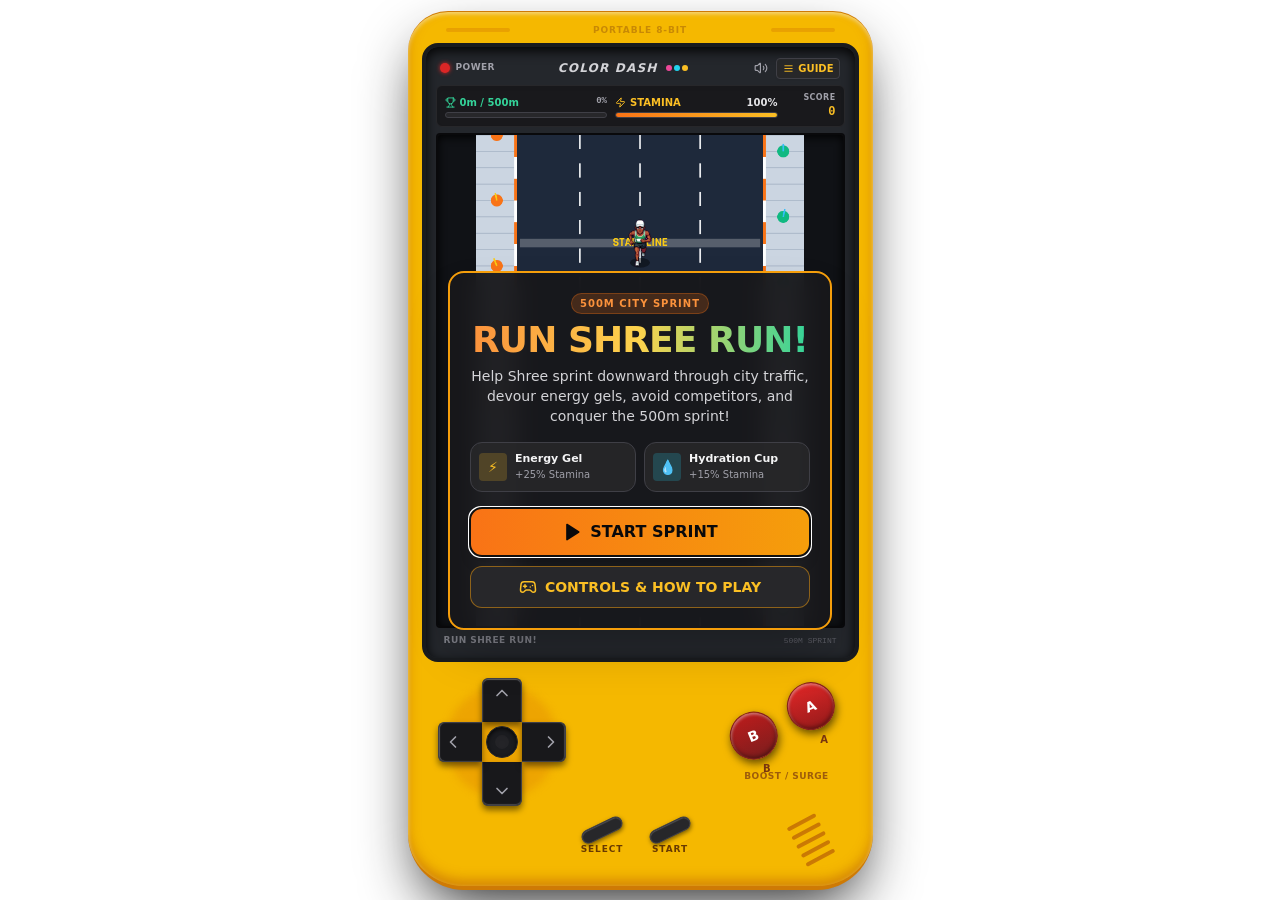
<file: run-shree-run/index.html>
<!doctype html>
<html lang="en">
<head>
<meta charset="utf-8">
<meta name="viewport" content="width=device-width, initial-scale=1, viewport-fit=cover">
<title>Run Shree Run!</title>
<meta name="robots" content="noindex">
<link rel="stylesheet" href="game.css">
<style>html,body{margin:0;height:100%;background:transparent;overflow:hidden}
/* The game's menus dim the whole viewport. Inside the site that read as a
   black box round the console, so the dim goes and the menu card, which is
   opaque on its own, carries the overlay. */
#root .absolute.inset-0.bg-black\/70{background:transparent}</style>
</head>
<body>
<div id="root"></div>
<script src="game.js"></script>
<script>
/* Fit the console to the frame. The shell is sized by its width, so in a
   frame shorter than it is tall the export either clips it (desktop) or makes
   it scroll (phone). This scales it down around its centre until the whole
   console, buttons included, is on screen. It never scales up. */
(function(){
  var shell = null, last = '';
  function find(){
    return document.querySelector('#root [class*="max-w-[430px]"]');
  }
  function fit(){
    shell = shell && document.contains(shell) ? shell : find();
    if(!shell) return;
    var host = shell.parentNode;
    var h = shell.offsetHeight, w = shell.offsetWidth;
    var pad = 8, s = Math.min(1, (innerHeight - pad * 2) / h, (innerWidth - pad * 2) / w);
    var key = s.toFixed(4);
    if(key === last) return; last = key;
    host.style.justifyContent = 'center';
    host.style.overflow = 'hidden';
    shell.style.flex = 'none';
    shell.style.transformOrigin = 'center center';
    shell.style.transform = s < 1 ? 'scale(' + s + ')' : '';
    // The page behind the console is see-through, so the site shows on
    // either side of the handheld instead of black bars.
    host.style.background = 'transparent';
  }
  new MutationObserver(fit).observe(document.getElementById('root'), { childList:true, subtree:true });
  addEventListener('resize', function(){ last = ''; fit(); });
  if(window.ResizeObserver) new ResizeObserver(function(){ last = ''; fit(); }).observe(document.documentElement);
  fit();
})();
</script>
</body>
</html>
</file>
<file: run-shree-run/game.css>
*,:after,:before{--tw-border-spacing-x:0;--tw-border-spacing-y:0;--tw-translate-x:0;--tw-translate-y:0;--tw-rotate:0;--tw-skew-x:0;--tw-skew-y:0;--tw-scale-x:1;--tw-scale-y:1;--tw-pan-x: ;--tw-pan-y: ;--tw-pinch-zoom: ;--tw-scroll-snap-strictness:proximity;--tw-gradient-from-position: ;--tw-gradient-via-position: ;--tw-gradient-to-position: ;--tw-ordinal: ;--tw-slashed-zero: ;--tw-numeric-figure: ;--tw-numeric-spacing: ;--tw-numeric-fraction: ;--tw-ring-inset: ;--tw-ring-offset-width:0px;--tw-ring-offset-color:#fff;--tw-ring-color:rgba(59,130,246,.5);--tw-ring-offset-shadow:0 0 #0000;--tw-ring-shadow:0 0 #0000;--tw-shadow:0 0 #0000;--tw-shadow-colored:0 0 #0000;--tw-blur: ;--tw-brightness: ;--tw-contrast: ;--tw-grayscale: ;--tw-hue-rotate: ;--tw-invert: ;--tw-saturate: ;--tw-sepia: ;--tw-drop-shadow: ;--tw-backdrop-blur: ;--tw-backdrop-brightness: ;--tw-backdrop-contrast: ;--tw-backdrop-grayscale: ;--tw-backdrop-hue-rotate: ;--tw-backdrop-invert: ;--tw-backdrop-opacity: ;--tw-backdrop-saturate: ;--tw-backdrop-sepia: ;--tw-contain-size: ;--tw-contain-layout: ;--tw-contain-paint: ;--tw-contain-style: }::backdrop{--tw-border-spacing-x:0;--tw-border-spacing-y:0;--tw-translate-x:0;--tw-translate-y:0;--tw-rotate:0;--tw-skew-x:0;--tw-skew-y:0;--tw-scale-x:1;--tw-scale-y:1;--tw-pan-x: ;--tw-pan-y: ;--tw-pinch-zoom: ;--tw-scroll-snap-strictness:proximity;--tw-gradient-from-position: ;--tw-gradient-via-position: ;--tw-gradient-to-position: ;--tw-ordinal: ;--tw-slashed-zero: ;--tw-numeric-figure: ;--tw-numeric-spacing: ;--tw-numeric-fraction: ;--tw-ring-inset: ;--tw-ring-offset-width:0px;--tw-ring-offset-color:#fff;--tw-ring-color:rgba(59,130,246,.5);--tw-ring-offset-shadow:0 0 #0000;--tw-ring-shadow:0 0 #0000;--tw-shadow:0 0 #0000;--tw-shadow-colored:0 0 #0000;--tw-blur: ;--tw-brightness: ;--tw-contrast: ;--tw-grayscale: ;--tw-hue-rotate: ;--tw-invert: ;--tw-saturate: ;--tw-sepia: ;--tw-drop-shadow: ;--tw-backdrop-blur: ;--tw-backdrop-brightness: ;--tw-backdrop-contrast: ;--tw-backdrop-grayscale: ;--tw-backdrop-hue-rotate: ;--tw-backdrop-invert: ;--tw-backdrop-opacity: ;--tw-backdrop-saturate: ;--tw-backdrop-sepia: ;--tw-contain-size: ;--tw-contain-layout: ;--tw-contain-paint: ;--tw-contain-style: }/*! tailwindcss v3.4.14 | MIT License | https://tailwindcss.com*/*,:after,:before{box-sizing:border-box;border:0 solid #e5e7eb}:after,:before{--tw-content:""}:host,html{line-height:1.5;-webkit-text-size-adjust:100%;-moz-tab-size:4;-o-tab-size:4;tab-size:4;font-family:ui-sans-serif,system-ui,sans-serif,Apple Color Emoji,Segoe UI Emoji,Segoe UI Symbol,Noto Color Emoji;font-feature-settings:normal;font-variation-settings:normal;-webkit-tap-highlight-color:transparent}body{margin:0;line-height:inherit}hr{height:0;color:inherit;border-top-width:1px}abbr:where([title]){-webkit-text-decoration:underline dotted;text-decoration:underline dotted}h1,h2,h3,h4,h5,h6{font-size:inherit;font-weight:inherit}a{color:inherit;text-decoration:inherit}b,strong{font-weight:bolder}code,kbd,pre,samp{font-family:ui-monospace,SFMono-Regular,Menlo,Monaco,Consolas,Liberation Mono,Courier New,monospace;font-feature-settings:normal;font-variation-settings:normal;font-size:1em}small{font-size:80%}sub,sup{font-size:75%;line-height:0;position:relative;vertical-align:baseline}sub{bottom:-.25em}sup{top:-.5em}table{text-indent:0;border-color:inherit;border-collapse:collapse}button,input,optgroup,select,textarea{font-family:inherit;font-feature-settings:inherit;font-variation-settings:inherit;font-size:100%;font-weight:inherit;line-height:inherit;letter-spacing:inherit;color:inherit;margin:0;padding:0}button,select{text-transform:none}button,input:where([type=button]),input:where([type=reset]),input:where([type=submit]){-webkit-appearance:button;background-color:transparent;background-image:none}:-moz-focusring{outline:auto}:-moz-ui-invalid{box-shadow:none}progress{vertical-align:baseline}::-webkit-inner-spin-button,::-webkit-outer-spin-button{height:auto}[type=search]{-webkit-appearance:textfield;outline-offset:-2px}::-webkit-search-decoration{-webkit-appearance:none}::-webkit-file-upload-button{-webkit-appearance:button;font:inherit}summary{display:list-item}blockquote,dd,dl,figure,h1,h2,h3,h4,h5,h6,hr,p,pre{margin:0}fieldset{margin:0}fieldset,legend{padding:0}menu,ol,ul{list-style:none;margin:0;padding:0}dialog{padding:0}textarea{resize:vertical}input::-moz-placeholder,textarea::-moz-placeholder{opacity:1;color:#9ca3af}input::placeholder,textarea::placeholder{opacity:1;color:#9ca3af}[role=button],button{cursor:pointer}:disabled{cursor:default}audio,canvas,embed,iframe,img,object,svg,video{display:block;vertical-align:middle}img,video{max-width:100%;height:auto}[hidden]:where(:not([hidden=until-found])){display:none}.container{width:100%}@media (min-width:640px){.container{max-width:640px}}@media (min-width:768px){.container{max-width:768px}}@media (min-width:1024px){.container{max-width:1024px}}@media (min-width:1280px){.container{max-width:1280px}}@media (min-width:1536px){.container{max-width:1536px}}.pointer-events-none{pointer-events:none}.pointer-events-auto{pointer-events:auto}.visible{visibility:visible}.fixed{position:fixed}.absolute{position:absolute}.relative{position:relative}.inset-0{inset:0}.bottom-0{bottom:0}.left-0{left:0}.left-1\/2{left:50%}.right-0{right:0}.right-2\.5{right:.625rem}.right-4{right:1rem}.top-0{top:0}.top-1\/2{top:50%}.top-2\.5{top:.625rem}.top-4{top:1rem}.z-10{z-index:10}.z-20{z-index:20}.z-50{z-index:50}.m-auto{margin:auto}.mx-auto{margin-left:auto;margin-right:auto}.my-auto{margin-top:auto;margin-bottom:auto}.-mt-0\.5{margin-top:-.125rem}.-mt-3{margin-top:-.75rem}.mb-0\.5{margin-bottom:.125rem}.mb-1{margin-bottom:.25rem}.mb-1\.5{margin-bottom:.375rem}.mb-2{margin-bottom:.5rem}.mb-3{margin-bottom:.75rem}.mb-4{margin-bottom:1rem}.mb-8{margin-bottom:2rem}.ml-1{margin-left:.25rem}.mt-1{margin-top:.25rem}.mt-1\.5{margin-top:.375rem}.mt-2{margin-top:.5rem}.mt-3{margin-top:.75rem}.block{display:block}.inline{display:inline}.flex{display:flex}.grid{display:grid}.hidden{display:none}.aspect-\[600\/900\]{aspect-ratio:600/900}.h-1{height:.25rem}.h-1\.5{height:.375rem}.h-10{height:2.5rem}.h-11{height:2.75rem}.h-2{height:.5rem}.h-24{height:6rem}.h-28{height:7rem}.h-3\.5{height:.875rem}.h-7{height:1.75rem}.h-8{height:2rem}.h-9{height:2.25rem}.h-full{height:100%}.max-h-\[50vh\]{max-height:50vh}.max-h-\[58vh\]{max-height:58vh}.max-h-full{max-height:100%}.min-h-0{min-height:0}.min-h-full{min-height:100%}.w-1\.5{width:.375rem}.w-10{width:2.5rem}.w-11{width:2.75rem}.w-16{width:4rem}.w-2{width:.5rem}.w-24{width:6rem}.w-28{width:7rem}.w-3\.5{width:.875rem}.w-7{width:1.75rem}.w-8{width:2rem}.w-9{width:2.25rem}.w-full{width:100%}.min-w-\[100px\]{min-width:100px}.min-w-\[110px\]{min-width:110px}.min-w-\[50px\]{min-width:50px}.max-w-\[430px\]{max-width:430px}.max-w-full{max-width:100%}.max-w-md{max-width:28rem}.max-w-sm{max-width:24rem}.flex-1{flex:1 1 0%}.shrink-0{flex-shrink:0}.origin-center{transform-origin:center}.-translate-x-1\/2{--tw-translate-x:-50%}.-translate-x-1\/2,.-translate-y-1\/2{transform:translate(var(--tw-translate-x),var(--tw-translate-y)) rotate(var(--tw-rotate)) skewX(var(--tw-skew-x)) skewY(var(--tw-skew-y)) scaleX(var(--tw-scale-x)) scaleY(var(--tw-scale-y))}.-translate-y-1\/2{--tw-translate-y:-50%}.rotate-\[-22deg\]{--tw-rotate:-22deg}.rotate-\[-22deg\],.rotate-\[-26deg\]{transform:translate(var(--tw-translate-x),var(--tw-translate-y)) rotate(var(--tw-rotate)) skewX(var(--tw-skew-x)) skewY(var(--tw-skew-y)) scaleX(var(--tw-scale-x)) scaleY(var(--tw-scale-y))}.rotate-\[-26deg\]{--tw-rotate:-26deg}.rotate-\[-28deg\]{--tw-rotate:-28deg}.rotate-\[-28deg\],.rotate-\[22deg\]{transform:translate(var(--tw-translate-x),var(--tw-translate-y)) rotate(var(--tw-rotate)) skewX(var(--tw-skew-x)) skewY(var(--tw-skew-y)) scaleX(var(--tw-scale-x)) scaleY(var(--tw-scale-y))}.rotate-\[22deg\]{--tw-rotate:22deg}.transform{transform:translate(var(--tw-translate-x),var(--tw-translate-y)) rotate(var(--tw-rotate)) skewX(var(--tw-skew-x)) skewY(var(--tw-skew-y)) scaleX(var(--tw-scale-x)) scaleY(var(--tw-scale-y))}@keyframes pulse{50%{opacity:.5}}.animate-pulse{animation:pulse 2s cubic-bezier(.4,0,.6,1) infinite}.touch-auto{touch-action:auto}.touch-none{touch-action:none}.select-none{-webkit-user-select:none;-moz-user-select:none;user-select:none}.resize{resize:both}.grid-cols-2{grid-template-columns:repeat(2,minmax(0,1fr))}.flex-col{flex-direction:column}.items-start{align-items:flex-start}.items-end{align-items:flex-end}.items-center{align-items:center}.justify-start{justify-content:flex-start}.justify-end{justify-content:flex-end}.justify-center{justify-content:center}.justify-between{justify-content:space-between}.gap-0\.5{gap:.125rem}.gap-1{gap:.25rem}.gap-1\.5{gap:.375rem}.gap-2{gap:.5rem}.gap-2\.5{gap:.625rem}.gap-3{gap:.75rem}.gap-4{gap:1rem}.overflow-hidden{overflow:hidden}.overflow-y-auto{overflow-y:auto}.rounded{border-radius:.25rem}.rounded-2xl{border-radius:1rem}.rounded-full{border-radius:9999px}.rounded-lg{border-radius:.5rem}.rounded-md{border-radius:.375rem}.rounded-xl{border-radius:.75rem}.rounded-b-\[48px\]{border-bottom-right-radius:48px;border-bottom-left-radius:48px}.rounded-b-md{border-bottom-right-radius:.375rem}.rounded-b-md,.rounded-l-md{border-bottom-left-radius:.375rem}.rounded-l-md{border-top-left-radius:.375rem}.rounded-r-md{border-top-right-radius:.375rem;border-bottom-right-radius:.375rem}.rounded-t-\[34px\]{border-top-left-radius:34px;border-top-right-radius:34px}.rounded-t-md{border-top-left-radius:.375rem;border-top-right-radius:.375rem}.border{border-width:1px}.border-2{border-width:2px}.border-4{border-width:4px}.border-x{border-left-width:1px;border-right-width:1px}.border-y{border-top-width:1px}.border-b,.border-y{border-bottom-width:1px}.border-b-4{border-bottom-width:4px}.border-l{border-left-width:1px}.border-r{border-right-width:1px}.border-t{border-top-width:1px}.border-\[\#191b1e\]{--tw-border-opacity:1;border-color:rgb(25 27 30/var(--tw-border-opacity))}.border-amber-300\/40{border-color:rgba(252,211,77,.4)}.border-amber-500{--tw-border-opacity:1;border-color:rgb(245 158 11/var(--tw-border-opacity))}.border-amber-500\/40{border-color:rgba(245,158,11,.4)}.border-amber-500\/50{border-color:rgba(245,158,11,.5)}.border-amber-500\/70{border-color:rgba(245,158,11,.7)}.border-amber-700\/60{border-color:rgba(180,83,9,.6)}.border-orange-500\/30{border-color:rgba(249,115,22,.3)}.border-red-500{--tw-border-opacity:1;border-color:rgb(239 68 68/var(--tw-border-opacity))}.border-red-900{--tw-border-opacity:1;border-color:rgb(127 29 29/var(--tw-border-opacity))}.border-zinc-700{--tw-border-opacity:1;border-color:rgb(63 63 70/var(--tw-border-opacity))}.border-zinc-700\/60{border-color:rgba(63,63,70,.6)}.border-zinc-800{--tw-border-opacity:1;border-color:rgb(39 39 42/var(--tw-border-opacity))}.border-zinc-950{--tw-border-opacity:1;border-color:rgb(9 9 11/var(--tw-border-opacity))}.bg-\[\#101216\]{--tw-bg-opacity:1;background-color:rgb(16 18 22/var(--tw-bg-opacity))}.bg-\[\#1b1c20\]{--tw-bg-opacity:1;background-color:rgb(27 28 32/var(--tw-bg-opacity))}.bg-\[\#24272c\]{--tw-bg-opacity:1;background-color:rgb(36 39 44/var(--tw-bg-opacity))}.bg-\[\#f5b800\]{--tw-bg-opacity:1;background-color:rgb(245 184 0/var(--tw-bg-opacity))}.bg-amber-400{--tw-bg-opacity:1;background-color:rgb(251 191 36/var(--tw-bg-opacity))}.bg-amber-400\/20{background-color:rgba(251,191,36,.2)}.bg-amber-500{--tw-bg-opacity:1;background-color:rgb(245 158 11/var(--tw-bg-opacity))}.bg-amber-500\/10{background-color:rgba(245,158,11,.1)}.bg-amber-500\/20{background-color:rgba(245,158,11,.2)}.bg-amber-500\/30{background-color:rgba(245,158,11,.3)}.bg-amber-600\/30{background-color:rgba(217,119,6,.3)}.bg-amber-600\/50{background-color:rgba(217,119,6,.5)}.bg-amber-700\/80{background-color:rgba(180,83,9,.8)}.bg-black\/70{background-color:rgba(0,0,0,.7)}.bg-cyan-400{--tw-bg-opacity:1;background-color:rgb(34 211 238/var(--tw-bg-opacity))}.bg-cyan-400\/20{background-color:rgba(34,211,238,.2)}.bg-cyan-500\/20{background-color:rgba(6,182,212,.2)}.bg-emerald-500\/20{background-color:rgba(16,185,129,.2)}.bg-emerald-900\/80{background-color:rgba(6,78,59,.8)}.bg-orange-500\/20{background-color:rgba(249,115,22,.2)}.bg-pink-500{--tw-bg-opacity:1;background-color:rgb(236 72 153/var(--tw-bg-opacity))}.bg-red-500{--tw-bg-opacity:1;background-color:rgb(239 68 68/var(--tw-bg-opacity))}.bg-red-500\/20{background-color:rgba(239,68,68,.2)}.bg-red-600{--tw-bg-opacity:1;background-color:rgb(220 38 38/var(--tw-bg-opacity))}.bg-red-900\/80{background-color:rgba(127,29,29,.8)}.bg-slate-900{--tw-bg-opacity:1;background-color:rgb(15 23 42/var(--tw-bg-opacity))}.bg-white{--tw-bg-opacity:1;background-color:rgb(255 255 255/var(--tw-bg-opacity))}.bg-zinc-800{--tw-bg-opacity:1;background-color:rgb(39 39 42/var(--tw-bg-opacity))}.bg-zinc-800\/80{background-color:rgba(39,39,42,.8)}.bg-zinc-800\/90{background-color:rgba(39,39,42,.9)}.bg-zinc-900{--tw-bg-opacity:1;background-color:rgb(24 24 27/var(--tw-bg-opacity))}.bg-zinc-900\/90{background-color:rgba(24,24,27,.9)}.bg-zinc-900\/95{background-color:rgba(24,24,27,.95)}.bg-zinc-950{--tw-bg-opacity:1;background-color:rgb(9 9 11/var(--tw-bg-opacity))}.bg-zinc-950\/80{background-color:rgba(9,9,11,.8)}.bg-gradient-to-b{background-image:linear-gradient(to bottom,var(--tw-gradient-stops))}.bg-gradient-to-r{background-image:linear-gradient(to right,var(--tw-gradient-stops))}.from-\[\#b91c1c\]{--tw-gradient-from:#b91c1c var(--tw-gradient-from-position);--tw-gradient-to:rgba(185,28,28,0) var(--tw-gradient-to-position);--tw-gradient-stops:var(--tw-gradient-from),var(--tw-gradient-to)}.from-\[\#dc2626\]{--tw-gradient-from:#dc2626 var(--tw-gradient-from-position);--tw-gradient-to:rgba(220,38,38,0) var(--tw-gradient-to-position);--tw-gradient-stops:var(--tw-gradient-from),var(--tw-gradient-to)}.from-amber-500{--tw-gradient-from:#f59e0b var(--tw-gradient-from-position);--tw-gradient-to:rgba(245,158,11,0) var(--tw-gradient-to-position);--tw-gradient-stops:var(--tw-gradient-from),var(--tw-gradient-to)}.from-emerald-500{--tw-gradient-from:#10b981 var(--tw-gradient-from-position);--tw-gradient-to:rgba(16,185,129,0) var(--tw-gradient-to-position);--tw-gradient-stops:var(--tw-gradient-from),var(--tw-gradient-to)}.from-orange-400{--tw-gradient-from:#fb923c var(--tw-gradient-from-position);--tw-gradient-to:rgba(251,146,60,0) var(--tw-gradient-to-position);--tw-gradient-stops:var(--tw-gradient-from),var(--tw-gradient-to)}.from-orange-500{--tw-gradient-from:#f97316 var(--tw-gradient-from-position);--tw-gradient-to:rgba(249,115,22,0) var(--tw-gradient-to-position);--tw-gradient-stops:var(--tw-gradient-from),var(--tw-gradient-to)}.via-amber-300{--tw-gradient-to:rgba(252,211,77,0) var(--tw-gradient-to-position);--tw-gradient-stops:var(--tw-gradient-from),#fcd34d var(--tw-gradient-via-position),var(--tw-gradient-to)}.to-\[\#7f1d1d\]{--tw-gradient-to:#7f1d1d var(--tw-gradient-to-position)}.to-\[\#991b1b\]{--tw-gradient-to:#991b1b var(--tw-gradient-to-position)}.to-amber-400{--tw-gradient-to:#fbbf24 var(--tw-gradient-to-position)}.to-amber-500{--tw-gradient-to:#f59e0b var(--tw-gradient-to-position)}.to-emerald-400{--tw-gradient-to:#34d399 var(--tw-gradient-to-position)}.to-orange-500{--tw-gradient-to:#f97316 var(--tw-gradient-to-position)}.to-teal-400{--tw-gradient-to:#2dd4bf var(--tw-gradient-to-position)}.bg-clip-text{-webkit-background-clip:text;background-clip:text}.fill-current{fill:currentColor}.p-1{padding:.25rem}.p-1\.5{padding:.375rem}.p-2{padding:.5rem}.p-2\.5{padding:.625rem}.p-4{padding:1rem}.p-5{padding:1.25rem}.px-1{padding-left:.25rem;padding-right:.25rem}.px-1\.5{padding-left:.375rem;padding-right:.375rem}.px-2{padding-left:.5rem;padding-right:.5rem}.px-2\.5{padding-left:.625rem;padding-right:.625rem}.px-3{padding-left:.75rem;padding-right:.75rem}.px-4{padding-left:1rem;padding-right:1rem}.px-6{padding-left:1.5rem;padding-right:1.5rem}.py-0\.5{padding-top:.125rem;padding-bottom:.125rem}.py-1{padding-top:.25rem;padding-bottom:.25rem}.py-2{padding-top:.5rem;padding-bottom:.5rem}.py-2\.5{padding-top:.625rem;padding-bottom:.625rem}.py-3{padding-top:.75rem;padding-bottom:.75rem}.pb-1{padding-bottom:.25rem}.pb-2\.5{padding-bottom:.625rem}.pb-4{padding-bottom:1rem}.pl-1{padding-left:.25rem}.pl-6{padding-left:1.5rem}.pr-1{padding-right:.25rem}.pt-1{padding-top:.25rem}.pt-1\.5{padding-top:.375rem}.text-center{text-align:center}.font-mono{font-family:ui-monospace,SFMono-Regular,Menlo,Monaco,Consolas,Liberation Mono,Courier New,monospace}.font-sans{font-family:ui-sans-serif,system-ui,sans-serif,Apple Color Emoji,Segoe UI Emoji,Segoe UI Symbol,Noto Color Emoji}.text-2xl{font-size:1.5rem;line-height:2rem}.text-3xl{font-size:1.875rem;line-height:2.25rem}.text-\[10px\]{font-size:10px}.text-\[11px\]{font-size:11px}.text-\[8px\]{font-size:8px}.text-\[9px\]{font-size:9px}.text-base{font-size:1rem;line-height:1.5rem}.text-lg{font-size:1.125rem;line-height:1.75rem}.text-sm{font-size:.875rem;line-height:1.25rem}.text-xl{font-size:1.25rem;line-height:1.75rem}.text-xs{font-size:.75rem;line-height:1rem}.font-black{font-weight:900}.font-bold{font-weight:700}.font-extrabold{font-weight:800}.font-normal{font-weight:400}.font-semibold{font-weight:600}.uppercase{text-transform:uppercase}.italic{font-style:italic}.leading-relaxed{line-height:1.625}.tracking-tight{letter-spacing:-.025em}.tracking-wide{letter-spacing:.025em}.tracking-wider{letter-spacing:.05em}.tracking-widest{letter-spacing:.1em}.text-amber-200{--tw-text-opacity:1;color:rgb(253 230 138/var(--tw-text-opacity))}.text-amber-300{--tw-text-opacity:1;color:rgb(252 211 77/var(--tw-text-opacity))}.text-amber-400{--tw-text-opacity:1;color:rgb(251 191 36/var(--tw-text-opacity))}.text-amber-900{--tw-text-opacity:1;color:rgb(120 53 15/var(--tw-text-opacity))}.text-amber-900\/60{color:rgba(120,53,15,.6)}.text-amber-900\/70{color:rgba(120,53,15,.7)}.text-amber-950\/80{color:rgba(69,26,3,.8)}.text-black{--tw-text-opacity:1;color:rgb(0 0 0/var(--tw-text-opacity))}.text-cyan-300{--tw-text-opacity:1;color:rgb(103 232 249/var(--tw-text-opacity))}.text-cyan-400{--tw-text-opacity:1;color:rgb(34 211 238/var(--tw-text-opacity))}.text-emerald-300{--tw-text-opacity:1;color:rgb(110 231 183/var(--tw-text-opacity))}.text-emerald-400{--tw-text-opacity:1;color:rgb(52 211 153/var(--tw-text-opacity))}.text-orange-300{--tw-text-opacity:1;color:rgb(253 186 116/var(--tw-text-opacity))}.text-orange-400{--tw-text-opacity:1;color:rgb(251 146 60/var(--tw-text-opacity))}.text-red-300{--tw-text-opacity:1;color:rgb(252 165 165/var(--tw-text-opacity))}.text-red-400{--tw-text-opacity:1;color:rgb(248 113 113/var(--tw-text-opacity))}.text-transparent{color:transparent}.text-white{--tw-text-opacity:1;color:rgb(255 255 255/var(--tw-text-opacity))}.text-yellow-400{--tw-text-opacity:1;color:rgb(250 204 21/var(--tw-text-opacity))}.text-zinc-100{--tw-text-opacity:1;color:rgb(244 244 245/var(--tw-text-opacity))}.text-zinc-200{--tw-text-opacity:1;color:rgb(228 228 231/var(--tw-text-opacity))}.text-zinc-300{--tw-text-opacity:1;color:rgb(212 212 216/var(--tw-text-opacity))}.text-zinc-400{--tw-text-opacity:1;color:rgb(161 161 170/var(--tw-text-opacity))}.text-zinc-500{--tw-text-opacity:1;color:rgb(113 113 122/var(--tw-text-opacity))}.text-zinc-950{--tw-text-opacity:1;color:rgb(9 9 11/var(--tw-text-opacity))}.opacity-60{opacity:.6}.opacity-70{opacity:.7}.opacity-75{opacity:.75}.opacity-85{opacity:.85}.shadow-2xl{--tw-shadow:0 25px 50px -12px rgba(0,0,0,.25);--tw-shadow-colored:0 25px 50px -12px var(--tw-shadow-color)}.shadow-2xl,.shadow-\[0_0_10px_rgba\(239\2c 68\2c 68\2c 0\.7\)\]{box-shadow:var(--tw-ring-offset-shadow,0 0 #0000),var(--tw-ring-shadow,0 0 #0000),var(--tw-shadow)}.shadow-\[0_0_10px_rgba\(239\2c 68\2c 68\2c 0\.7\)\]{--tw-shadow:0 0 10px rgba(239,68,68,.7);--tw-shadow-colored:0 0 10px var(--tw-shadow-color)}.shadow-\[0_0_4px_\#dc2626\]{--tw-shadow:0 0 4px #dc2626;--tw-shadow-colored:0 0 4px var(--tw-shadow-color)}.shadow-\[0_0_4px_\#dc2626\],.shadow-\[0_0_8px_\#ef4444\]{box-shadow:var(--tw-ring-offset-shadow,0 0 #0000),var(--tw-ring-shadow,0 0 #0000),var(--tw-shadow)}.shadow-\[0_0_8px_\#ef4444\]{--tw-shadow:0 0 8px #ef4444;--tw-shadow-colored:0 0 8px var(--tw-shadow-color)}.shadow-\[0_20px_50px_rgba\(0\2c 0\2c 0\2c 0\.85\)\2c inset_0_2px_4px_rgba\(255\2c 255\2c 255\2c 0\.45\)\2c inset_0_-6px_12px_rgba\(0\2c 0\2c 0\2c 0\.35\)\]{--tw-shadow:0 20px 50px rgba(0,0,0,.85),inset 0 2px 4px hsla(0,0%,100%,.45),inset 0 -6px 12px rgba(0,0,0,.35);--tw-shadow-colored:0 20px 50px var(--tw-shadow-color),inset 0 2px 4px var(--tw-shadow-color),inset 0 -6px 12px var(--tw-shadow-color);box-shadow:var(--tw-ring-offset-shadow,0 0 #0000),var(--tw-ring-shadow,0 0 #0000),var(--tw-shadow)}.shadow-\[0_2px_4px_rgba\(0\2c 0\2c 0\2c 0\.5\)\2c inset_0_1px_1px_rgba\(255\2c 255\2c 255\2c 0\.2\)\]{--tw-shadow:0 2px 4px rgba(0,0,0,.5),inset 0 1px 1px hsla(0,0%,100%,.2);--tw-shadow-colored:0 2px 4px var(--tw-shadow-color),inset 0 1px 1px var(--tw-shadow-color);box-shadow:var(--tw-ring-offset-shadow,0 0 #0000),var(--tw-ring-shadow,0 0 #0000),var(--tw-shadow)}.shadow-\[0_4px_6px_rgba\(0\2c 0\2c 0\2c 0\.5\)\2c inset_-1px_0_1px_rgba\(255\2c 255\2c 255\2c 0\.2\)\]{--tw-shadow:0 4px 6px rgba(0,0,0,.5),inset -1px 0 1px hsla(0,0%,100%,.2);--tw-shadow-colored:0 4px 6px var(--tw-shadow-color),inset -1px 0 1px var(--tw-shadow-color);box-shadow:var(--tw-ring-offset-shadow,0 0 #0000),var(--tw-ring-shadow,0 0 #0000),var(--tw-shadow)}.shadow-\[0_4px_6px_rgba\(0\2c 0\2c 0\2c 0\.5\)\2c inset_0_-1px_1px_rgba\(255\2c 255\2c 255\2c 0\.2\)\]{--tw-shadow:0 4px 6px rgba(0,0,0,.5),inset 0 -1px 1px hsla(0,0%,100%,.2);--tw-shadow-colored:0 4px 6px var(--tw-shadow-color),inset 0 -1px 1px var(--tw-shadow-color);box-shadow:var(--tw-ring-offset-shadow,0 0 #0000),var(--tw-ring-shadow,0 0 #0000),var(--tw-shadow)}.shadow-\[0_4px_6px_rgba\(0\2c 0\2c 0\2c 0\.5\)\2c inset_0_1px_1px_rgba\(255\2c 255\2c 255\2c 0\.3\)\]{--tw-shadow:0 4px 6px rgba(0,0,0,.5),inset 0 1px 1px hsla(0,0%,100%,.3);--tw-shadow-colored:0 4px 6px var(--tw-shadow-color),inset 0 1px 1px var(--tw-shadow-color);box-shadow:var(--tw-ring-offset-shadow,0 0 #0000),var(--tw-ring-shadow,0 0 #0000),var(--tw-shadow)}.shadow-\[0_4px_6px_rgba\(0\2c 0\2c 0\2c 0\.5\)\2c inset_1px_0_1px_rgba\(255\2c 255\2c 255\2c 0\.3\)\]{--tw-shadow:0 4px 6px rgba(0,0,0,.5),inset 1px 0 1px hsla(0,0%,100%,.3);--tw-shadow-colored:0 4px 6px var(--tw-shadow-color),inset 1px 0 1px var(--tw-shadow-color);box-shadow:var(--tw-ring-offset-shadow,0 0 #0000),var(--tw-ring-shadow,0 0 #0000),var(--tw-shadow)}.shadow-\[0_4px_8px_rgba\(0\2c 0\2c 0\2c 0\.6\)\2c inset_0_2px_3px_rgba\(255\2c 255\2c 255\2c 0\.4\)\2c inset_0_-2px_4px_rgba\(0\2c 0\2c 0\2c 0\.4\)\]{--tw-shadow:0 4px 8px rgba(0,0,0,.6),inset 0 2px 3px hsla(0,0%,100%,.4),inset 0 -2px 4px rgba(0,0,0,.4);--tw-shadow-colored:0 4px 8px var(--tw-shadow-color),inset 0 2px 3px var(--tw-shadow-color),inset 0 -2px 4px var(--tw-shadow-color);box-shadow:var(--tw-ring-offset-shadow,0 0 #0000),var(--tw-ring-shadow,0 0 #0000),var(--tw-shadow)}.shadow-\[inset_0_2px_4px_rgba\(0\2c 0\2c 0\2c 0\.8\)\]{--tw-shadow:inset 0 2px 4px rgba(0,0,0,.8);--tw-shadow-colored:inset 0 2px 4px var(--tw-shadow-color);box-shadow:var(--tw-ring-offset-shadow,0 0 #0000),var(--tw-ring-shadow,0 0 #0000),var(--tw-shadow)}.shadow-\[inset_0_2px_8px_rgba\(0\2c 0\2c 0\2c 0\.95\)\]{--tw-shadow:inset 0 2px 8px rgba(0,0,0,.95);--tw-shadow-colored:inset 0 2px 8px var(--tw-shadow-color);box-shadow:var(--tw-ring-offset-shadow,0 0 #0000),var(--tw-ring-shadow,0 0 #0000),var(--tw-shadow)}.shadow-\[inset_0_4px_12px_rgba\(0\2c 0\2c 0\2c 0\.9\)\]{--tw-shadow:inset 0 4px 12px rgba(0,0,0,.9);--tw-shadow-colored:inset 0 4px 12px var(--tw-shadow-color)}.shadow-\[inset_0_4px_12px_rgba\(0\2c 0\2c 0\2c 0\.9\)\],.shadow-inner{box-shadow:var(--tw-ring-offset-shadow,0 0 #0000),var(--tw-ring-shadow,0 0 #0000),var(--tw-shadow)}.shadow-inner{--tw-shadow:inset 0 2px 4px 0 rgba(0,0,0,.05);--tw-shadow-colored:inset 0 2px 4px 0 var(--tw-shadow-color)}.shadow-lg{--tw-shadow:0 10px 15px -3px rgba(0,0,0,.1),0 4px 6px -4px rgba(0,0,0,.1);--tw-shadow-colored:0 10px 15px -3px var(--tw-shadow-color),0 4px 6px -4px var(--tw-shadow-color)}.shadow-lg,.shadow-md{box-shadow:var(--tw-ring-offset-shadow,0 0 #0000),var(--tw-ring-shadow,0 0 #0000),var(--tw-shadow)}.shadow-md{--tw-shadow:0 4px 6px -1px rgba(0,0,0,.1),0 2px 4px -2px rgba(0,0,0,.1);--tw-shadow-colored:0 4px 6px -1px var(--tw-shadow-color),0 2px 4px -2px var(--tw-shadow-color)}.shadow-sm{--tw-shadow:0 1px 2px 0 rgba(0,0,0,.05);--tw-shadow-colored:0 1px 2px 0 var(--tw-shadow-color);box-shadow:var(--tw-ring-offset-shadow,0 0 #0000),var(--tw-ring-shadow,0 0 #0000),var(--tw-shadow)}.shadow-amber-500\/20{--tw-shadow-color:rgba(245,158,11,.2);--tw-shadow:var(--tw-shadow-colored)}.shadow-red-500{--tw-shadow-color:#ef4444;--tw-shadow:var(--tw-shadow-colored)}.blur{--tw-blur:blur(8px)}.blur,.blur-sm{filter:var(--tw-blur) var(--tw-brightness) var(--tw-contrast) var(--tw-grayscale) var(--tw-hue-rotate) var(--tw-invert) var(--tw-saturate) var(--tw-sepia) var(--tw-drop-shadow)}.blur-sm{--tw-blur:blur(4px)}.filter{filter:var(--tw-blur) var(--tw-brightness) var(--tw-contrast) var(--tw-grayscale) var(--tw-hue-rotate) var(--tw-invert) var(--tw-saturate) var(--tw-sepia) var(--tw-drop-shadow)}.backdrop-blur-md{--tw-backdrop-blur:blur(12px)}.backdrop-blur-md,.backdrop-blur-sm{-webkit-backdrop-filter:var(--tw-backdrop-blur) var(--tw-backdrop-brightness) var(--tw-backdrop-contrast) var(--tw-backdrop-grayscale) var(--tw-backdrop-hue-rotate) var(--tw-backdrop-invert) var(--tw-backdrop-opacity) var(--tw-backdrop-saturate) var(--tw-backdrop-sepia);backdrop-filter:var(--tw-backdrop-blur) var(--tw-backdrop-brightness) var(--tw-backdrop-contrast) var(--tw-backdrop-grayscale) var(--tw-backdrop-hue-rotate) var(--tw-backdrop-invert) var(--tw-backdrop-opacity) var(--tw-backdrop-saturate) var(--tw-backdrop-sepia)}.backdrop-blur-sm{--tw-backdrop-blur:blur(4px)}.transition{transition-property:color,background-color,border-color,text-decoration-color,fill,stroke,opacity,box-shadow,transform,filter,-webkit-backdrop-filter;transition-property:color,background-color,border-color,text-decoration-color,fill,stroke,opacity,box-shadow,transform,filter,backdrop-filter;transition-property:color,background-color,border-color,text-decoration-color,fill,stroke,opacity,box-shadow,transform,filter,backdrop-filter,-webkit-backdrop-filter;transition-timing-function:cubic-bezier(.4,0,.2,1);transition-duration:.15s}.transition-all{transition-property:all;transition-timing-function:cubic-bezier(.4,0,.2,1);transition-duration:.15s}.transition-colors{transition-property:color,background-color,border-color,text-decoration-color,fill,stroke;transition-timing-function:cubic-bezier(.4,0,.2,1);transition-duration:.15s}.transition-none{transition-property:none}.duration-150{transition-duration:.15s}.ease-in-out{transition-timing-function:cubic-bezier(.4,0,.2,1)}.hover\:border-amber-400:hover{--tw-border-opacity:1;border-color:rgb(251 191 36/var(--tw-border-opacity))}.hover\:bg-amber-400:hover{--tw-bg-opacity:1;background-color:rgb(251 191 36/var(--tw-bg-opacity))}.hover\:bg-emerald-400:hover{--tw-bg-opacity:1;background-color:rgb(52 211 153/var(--tw-bg-opacity))}.hover\:bg-red-400:hover{--tw-bg-opacity:1;background-color:rgb(248 113 113/var(--tw-bg-opacity))}.hover\:bg-red-950\/80:hover{background-color:rgba(69,10,10,.8)}.hover\:bg-yellow-400:hover{--tw-bg-opacity:1;background-color:rgb(250 204 21/var(--tw-bg-opacity))}.hover\:bg-zinc-700:hover{--tw-bg-opacity:1;background-color:rgb(63 63 70/var(--tw-bg-opacity))}.hover\:bg-zinc-800:hover{--tw-bg-opacity:1;background-color:rgb(39 39 42/var(--tw-bg-opacity))}.hover\:bg-zinc-900:hover{--tw-bg-opacity:1;background-color:rgb(24 24 27/var(--tw-bg-opacity))}.hover\:from-amber-400:hover{--tw-gradient-from:#fbbf24 var(--tw-gradient-from-position);--tw-gradient-to:rgba(251,191,36,0) var(--tw-gradient-to-position);--tw-gradient-stops:var(--tw-gradient-from),var(--tw-gradient-to)}.hover\:from-orange-400:hover{--tw-gradient-from:#fb923c var(--tw-gradient-from-position);--tw-gradient-to:rgba(251,146,60,0) var(--tw-gradient-to-position);--tw-gradient-stops:var(--tw-gradient-from),var(--tw-gradient-to)}.hover\:to-amber-400:hover{--tw-gradient-to:#fbbf24 var(--tw-gradient-to-position)}.hover\:to-orange-400:hover{--tw-gradient-to:#fb923c var(--tw-gradient-to-position)}.hover\:text-amber-400:hover{--tw-text-opacity:1;color:rgb(251 191 36/var(--tw-text-opacity))}.hover\:text-red-300:hover{--tw-text-opacity:1;color:rgb(252 165 165/var(--tw-text-opacity))}.hover\:text-white:hover{--tw-text-opacity:1;color:rgb(255 255 255/var(--tw-text-opacity))}.hover\:shadow-amber-500\/20:hover{--tw-shadow-color:rgba(245,158,11,.2);--tw-shadow:var(--tw-shadow-colored)}.active\:scale-95:active{--tw-scale-x:.95;--tw-scale-y:.95;transform:translate(var(--tw-translate-x),var(--tw-translate-y)) rotate(var(--tw-rotate)) skewX(var(--tw-skew-x)) skewY(var(--tw-skew-y)) scaleX(var(--tw-scale-x)) scaleY(var(--tw-scale-y))}.active\:bg-zinc-600:active{--tw-bg-opacity:1;background-color:rgb(82 82 91/var(--tw-bg-opacity))}.active\:bg-zinc-700:active{--tw-bg-opacity:1;background-color:rgb(63 63 70/var(--tw-bg-opacity))}.active\:bg-zinc-800:active{--tw-bg-opacity:1;background-color:rgb(39 39 42/var(--tw-bg-opacity))}.active\:from-\[\#991b1b\]:active{--tw-gradient-from:#991b1b var(--tw-gradient-from-position);--tw-gradient-to:rgba(153,27,27,0) var(--tw-gradient-to-position);--tw-gradient-stops:var(--tw-gradient-from),var(--tw-gradient-to)}.active\:from-\[\#b91c1c\]:active{--tw-gradient-from:#b91c1c var(--tw-gradient-from-position);--tw-gradient-to:rgba(185,28,28,0) var(--tw-gradient-to-position);--tw-gradient-stops:var(--tw-gradient-from),var(--tw-gradient-to)}.active\:to-\[\#5c1313\]:active{--tw-gradient-to:#5c1313 var(--tw-gradient-to-position)}.active\:to-\[\#7f1d1d\]:active{--tw-gradient-to:#7f1d1d var(--tw-gradient-to-position)}.active\:text-amber-400:active{--tw-text-opacity:1;color:rgb(251 191 36/var(--tw-text-opacity))}.active\:text-emerald-400:active{--tw-text-opacity:1;color:rgb(52 211 153/var(--tw-text-opacity))}@media (min-width:640px){.sm\:mt-3{margin-top:.75rem}.sm\:mt-4{margin-top:1rem}.sm\:h-10{height:2.5rem}.sm\:h-11{height:2.75rem}.sm\:h-12{height:3rem}.sm\:h-2\.5{height:.625rem}.sm\:h-28{height:7rem}.sm\:h-32{height:8rem}.sm\:max-h-\[55vh\]{max-height:55vh}.sm\:w-10{width:2.5rem}.sm\:w-11{width:2.75rem}.sm\:w-12{width:3rem}.sm\:w-2\.5{width:.625rem}.sm\:w-28{width:7rem}.sm\:w-32{width:8rem}.sm\:max-w-\[450px\]{max-width:450px}.sm\:justify-center{justify-content:center}.sm\:gap-4{gap:1rem}.sm\:gap-6{gap:1.5rem}.sm\:overflow-hidden{overflow:hidden}.sm\:rounded-b-\[56px\]{border-bottom-right-radius:56px;border-bottom-left-radius:56px}.sm\:rounded-t-\[40px\]{border-top-left-radius:40px;border-top-right-radius:40px}.sm\:p-2\.5{padding:.625rem}.sm\:p-3{padding:.75rem}.sm\:p-3\.5{padding:.875rem}.sm\:px-4{padding-left:1rem;padding-right:1rem}.sm\:px-8{padding-left:2rem;padding-right:2rem}.sm\:pb-6{padding-bottom:1.5rem}.sm\:text-4xl{font-size:2.25rem;line-height:2.5rem}.sm\:text-\[10px\]{font-size:10px}.sm\:text-\[9px\]{font-size:9px}.sm\:text-sm{font-size:.875rem;line-height:1.25rem}.sm\:text-xs{font-size:.75rem;line-height:1rem}}@media (min-width:768px){.md\:max-w-\[465px\]{max-width:465px}.md\:px-8{padding-left:2rem;padding-right:2rem}.md\:py-3{padding-top:.75rem;padding-bottom:.75rem}.md\:text-2xl{font-size:1.5rem;line-height:2rem}.md\:text-5xl{font-size:3rem;line-height:1}.md\:text-xl{font-size:1.25rem;line-height:1.75rem}}
</file>
